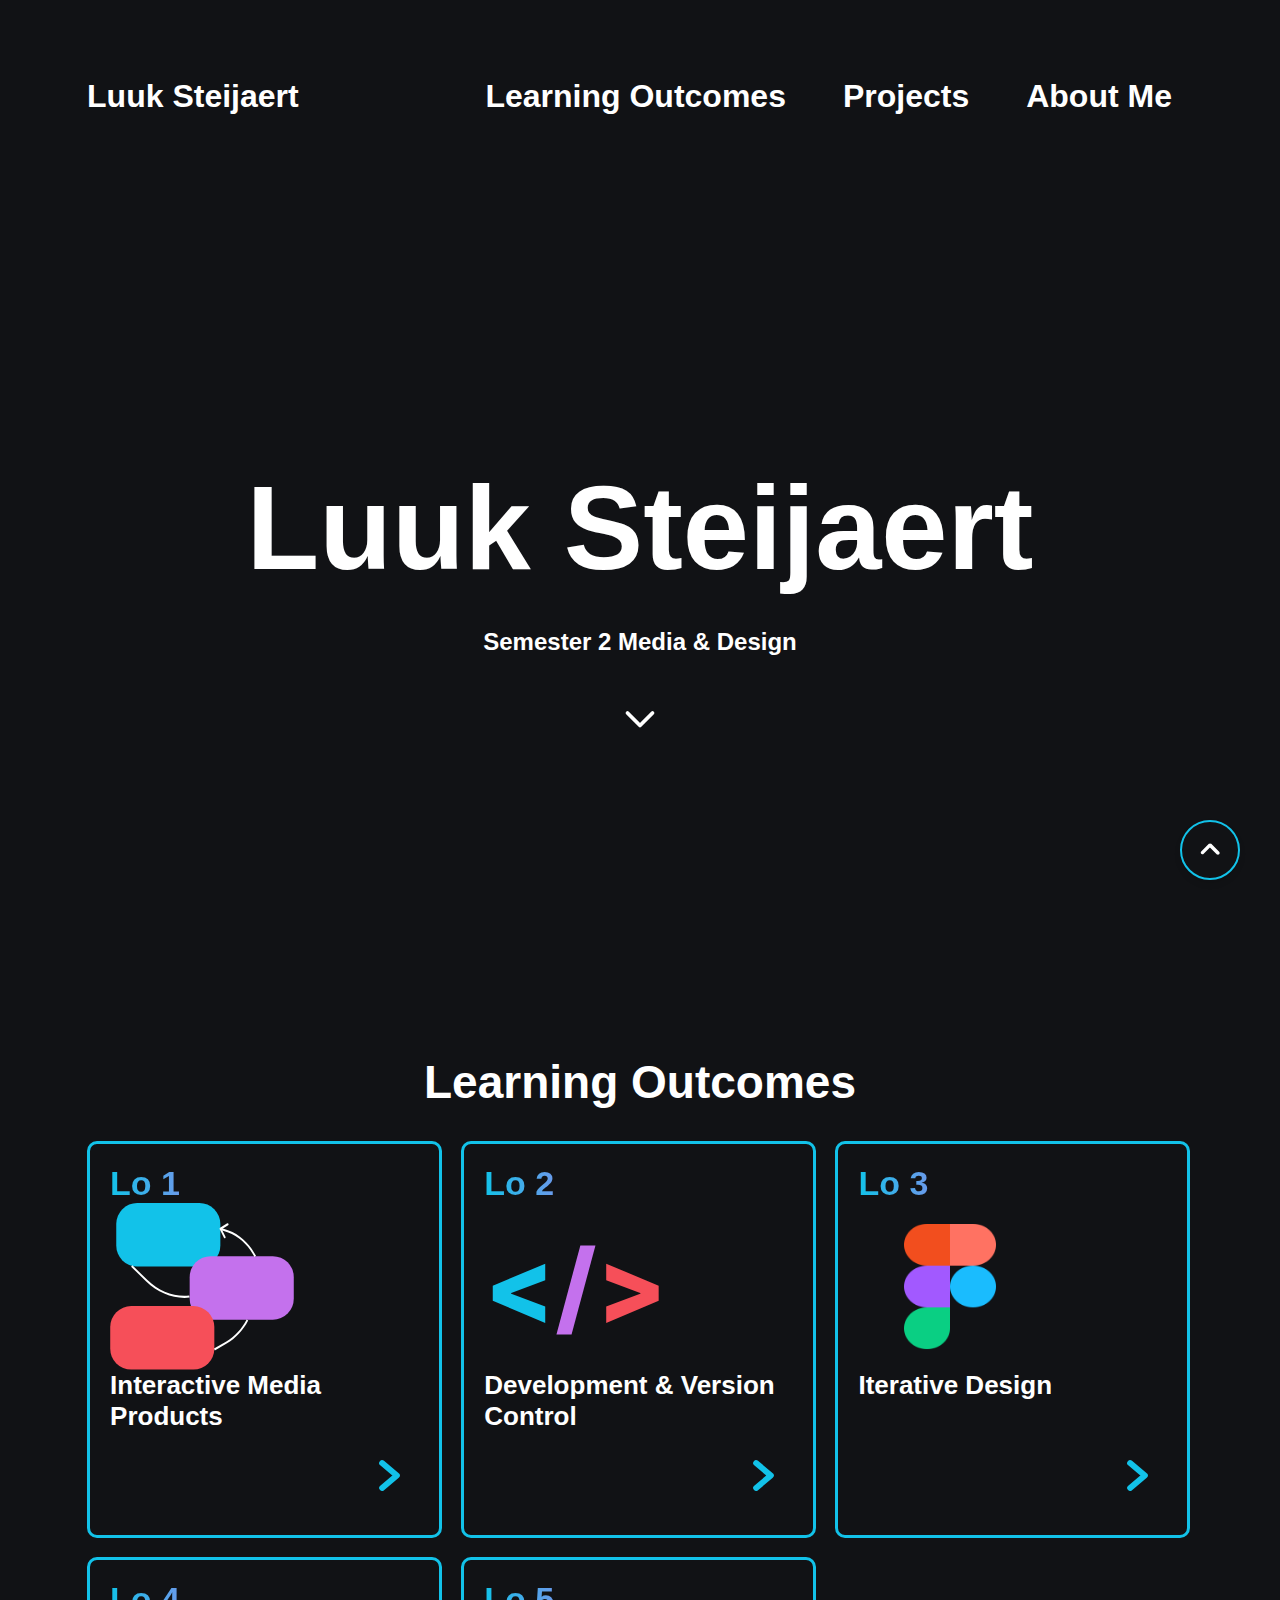
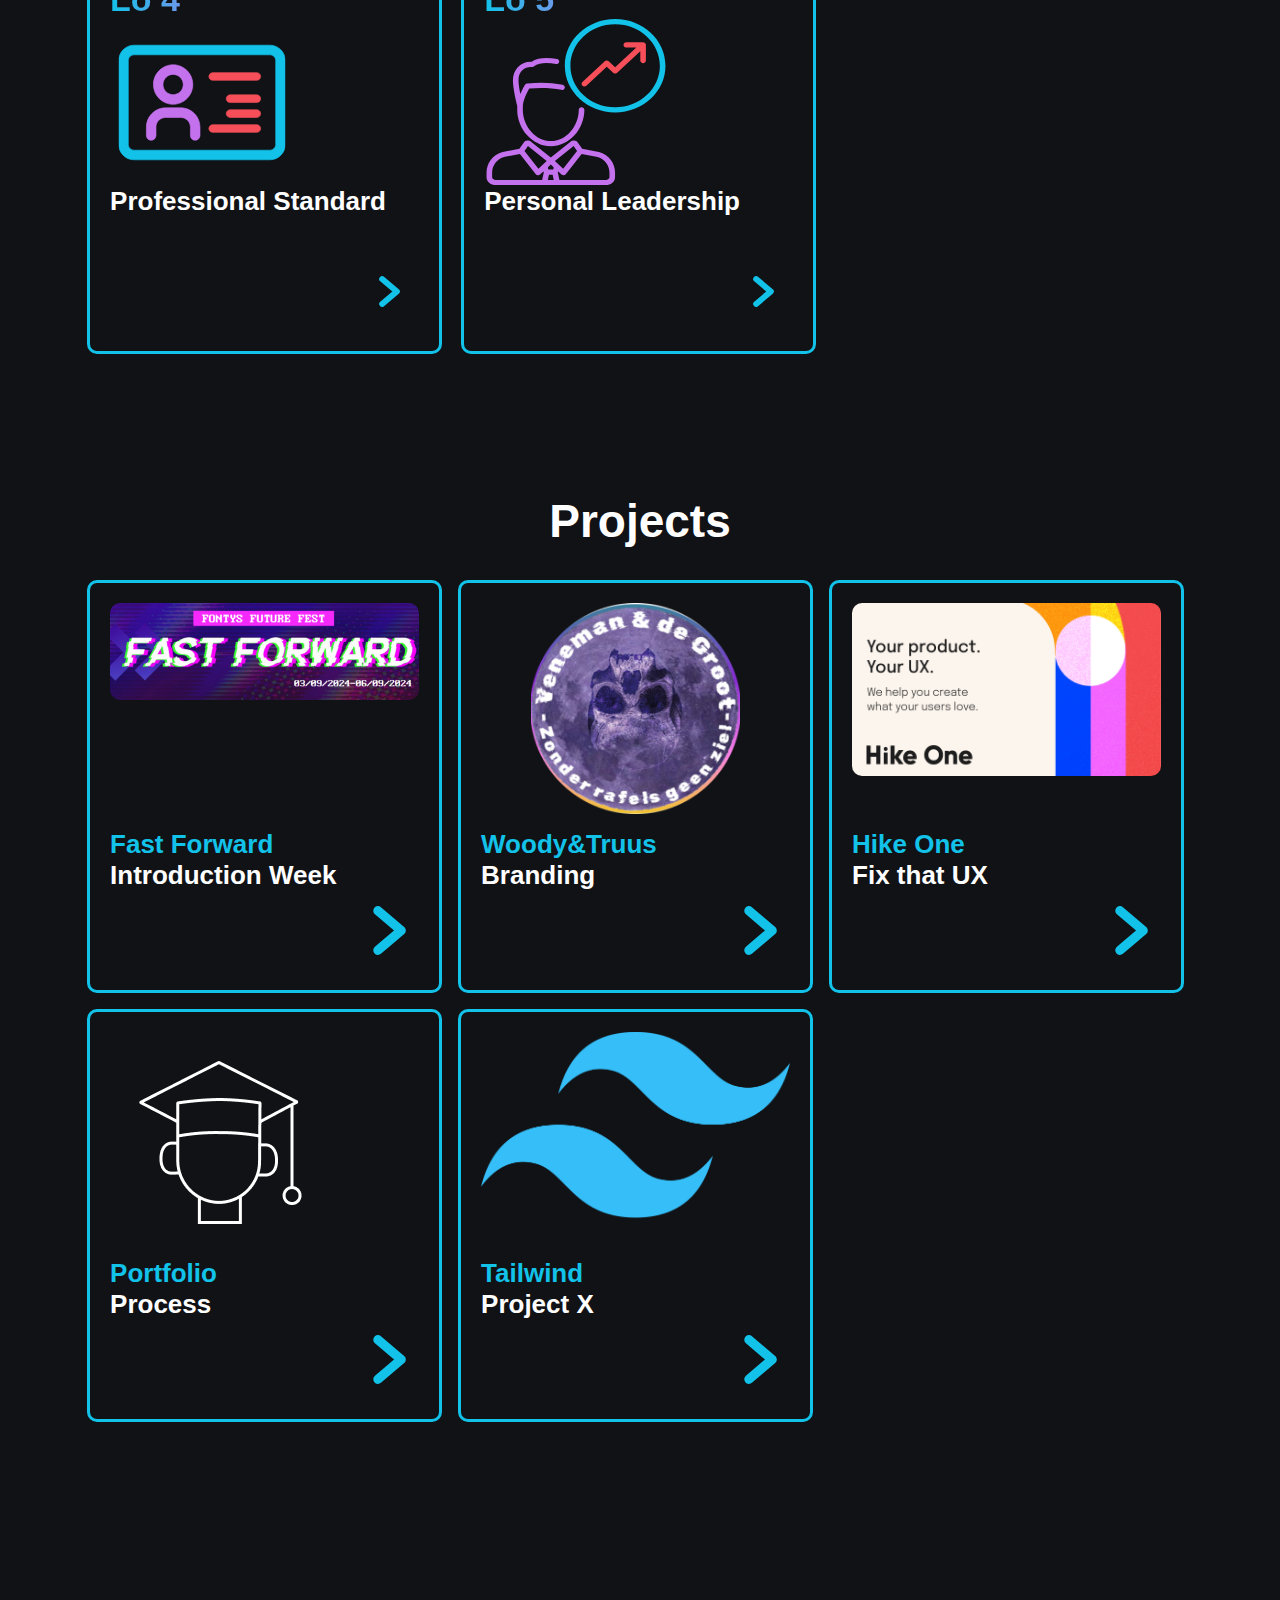
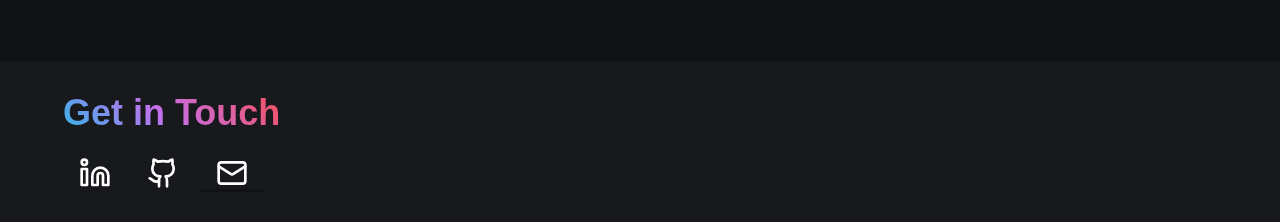
<file: index.html>
<!DOCTYPE html>
<html lang="en">
  <head>
    <meta charset="UTF-8" />
    <meta name="viewport" content="width=device-width, initial-scale=1.0" />
    <link rel="stylesheet" href="styles/navbar.css" />
    <link rel="stylesheet" href="styles/index.css" />
    <link rel="stylesheet" href="styles/footer.css" />
    <link rel="stylesheet" href="styles/learningoutcome.css" />
    <link rel="stylesheet" href="styles/projects.css" />
    <title>Portfolio</title>
  </head>
  <body>
    <div class="container">
      <header>
        <nav>
          <div class="navbar">
            <div class="logo">
              <a href="/">Luuk Steijaert</a>
            </div>
            <ul class="nav-items">
              <li><a href="/learningoutcome.html">Learning Outcomes</a></li>
              <li><a href="/projects.html">Projects</a></li>
              <li><a href="/aboutme.html">About Me</a></li>
            </ul>
          </div>
        </nav>
      </header>

      <div class="hero-container">
        <div class="hero-content">
          <h1>Luuk Steijaert</h1>
          <h2>Semester 2 Media &amp; Design</h2>
          <div class="scroll-cue">
            <button onclick="location.href='#learningoutcome';">
              <img
                class="scroll-cue-img"
                src="assets/downarrowindex.svg"
                alt="downarrow"
              />
            </button>
          </div>
        </div>
      </div>

      <!-- Section learning outcomes -->

      <div class="container" id="learningoutcome">
        <div class="title">Learning Outcomes</div>
        <div class="grid">
          <a href="interactive.html">
            <div class="card">
              <h3 class="card-title">Lo 1</h3>
              <img
                class="big-image"
                alt="Interactive Media Products icon"
                src="assets/interactive.svg"
              />
              <p class="card-sub-title">Interactive Media Products</p>
              <div class="wrapper-img">
                <img src="assets/arrow.svg" alt="arrow" />
              </div>
            </div>
          </a>
          <a href="development.html">
            <div class="card">
              <h3 class="card-title">Lo 2</h3>
              <img
                class="big-image"
                alt="Development &amp; Version Control icon"
                src="assets/development.svg"
              />
              <p class="card-sub-title">Development &amp; Version Control</p>
              <div class="wrapper-img">
                <img src="assets/arrow.svg" alt="arrow" />
              </div>
            </div>
          </a>
          <a href="iterative.html">
            <div class="card">
              <h3 class="card-title">Lo 3</h3>
              <img class="big-image" alt="Design icon" src="assets/figma.png" />
              <p class="card-sub-title">Iterative Design</p>
              <div class="wrapper-img">
                <img src="assets/arrow.svg" alt="arrow" />
              </div>
            </div>
          </a>
          <a href="professional.html">
            <div class="card">
              <h3 class="card-title">Lo 4</h3>
              <img
                class="big-image"
                alt="Professional Standard icon"
                src="assets/professional.svg"
              />
              <p class="card-sub-title">Professional Standard</p>
              <div class="wrapper-img">
                <img src="assets/arrow.svg" alt="arrow" />
              </div>
            </div>
          </a>
          <a href="personal.html">
            <div class="card">
              <h3 class="card-title">Lo 5</h3>
              <img
                class="big-image"
                alt="Personal Leadership icon"
                src="assets/personal.svg"
              />
              <p class="card-sub-title">Personal Leadership</p>

              <div class="wrapper-img">
                <img src="assets/arrow.svg" alt="arrow" />
              </div>
            </div>
          </a>
        </div>
      </div>

      <div class="container">
        <div class="title">Projects</div>
        <div class="projects-flex">
          <a href="fastforward.html">
            <div class="project-card">
              <img
                id="fast"
                alt="Fast Forward Introduction Week"
                src="assets/fastforwardbanner.png"
              />
              <div class="project-info">
                <div class="project-title">Fast Forward</div>
                <div class="project-subtitle">Introduction Week</div>
              </div>
              <div class="wrapper-img">
                <img class="arrow" src="assets/arrow.svg" alt="arrow" />
              </div>
            </div>
          </a>
          <a href="branding.html">
            <div class="project-card">
              <img
                id="woody"
                alt="Woody&Truus Branding"
                height="200"
                src="assets/BrandingLogo.png"
                width="300"
              />
              <div class="project-info">
                <div class="project-title">Woody&Truus</div>
                <div class="project-subtitle">Branding</div>
              </div>
              <div class="wrapper-img">
                <img src="assets/arrow.svg" alt="arrow" />
              </div>
            </div>
          </a>
          <a href="fixthatux.html">
            <div class="project-card">
              <img
                id="hike"
                alt="Hike One Fix that UX"
                height="200"
                src="assets/hikeonelogo.png"
                width="300"
              />
              <div class="project-info">
                <div class="project-title">Hike One</div>
                <div class="project-subtitle">Fix that UX</div>
              </div>
              <div class="wrapper-img">
                <img src="assets/arrow.svg" alt="arrow" />
              </div>
            </div>
          </a>
          <a href="portfolio.html">
            <div class="project-card">
              <img
                id="port"
                alt="Portfolio Process"
                height="200"
                src="/assets/portfoliologo.png"
                width="300"
              />
              <div class="project-info">
                <div class="project-title">Portfolio</div>
                <div class="project-subtitle">Process</div>
              </div>
              <div class="wrapper-img">
                <img src="assets/arrow.svg" alt="arrow" />
              </div>
            </div>
          </a>
          <a href="projextX.html">
            <div class="project-card">
              <img
                class="tailwindlogo"
                alt="Portfolio Process"
                src="/assets/Tailwind_CSS_Logo.svg.png"
              />
              <div class="project-info">
                <div class="project-title">Tailwind</div>
                <div class="project-subtitle">Project X</div>
              </div>
              <div class="wrapper-img">
                <img src="assets/arrow.svg" alt="arrow" />
              </div>
            </div>
          </a>
        </div>
      </div>
    </div>
    <button id="scrollToTopBtn">
      <img
        class="topbtn"
        src="assets/angle-up-svgrepo-com.svg"
        alt="arrow up"
      />
    </button>
    <footer>
      <div class="footer-wrapper">
        <h2 class="footer-h2">Get in Touch</h2>
        <div class="footer-icon">
          <a
            class="footer-link"
            href="https://www.linkedin.com/in/luuk-steijaert-028702287/"
            target="_blank"
          >
            <svg
              xmlns="http://www.w3.org/2000/svg"
              width="24"
              height="24"
              viewBox="0 0 24 24"
              fill="none"
              stroke="currentColor"
              stroke-width="2"
              stroke-linecap="round"
              stroke-linejoin="round"
              class="lucide lucide-linkedin"
            >
              <path
                d="M16 8a6 6 0 0 1 6 6v7h-4v-7a2 2 0 0 0-2-2 2 2 0 0 0-2 2v7h-4v-7a6 6 0 0 1 6-6z"
              />
              <rect width="4" height="12" x="2" y="9" />
              <circle cx="4" cy="4" r="2" />
            </svg>
          </a>

          <a
            class="footer-link"
            href="https://github.com/LuukyPuuky"
            target="_blank"
          >
            <svg
              xmlns="http://www.w3.org/2000/svg"
              width="24"
              height="24"
              viewBox="0 0 24 24"
              fill="none"
              stroke="currentColor"
              stroke-width="2"
              stroke-linecap="round"
              stroke-linejoin="round"
              class="lucide lucide-github"
            >
              <path
                d="M15 22v-4a4.8 4.8 0 0 0-1-3.5c3 0 6-2 6-5.5.08-1.25-.27-2.48-1-3.5.28-1.15.28-2.35 0-3.5 0 0-1 0-3 1.5-2.64-.5-5.36-.5-8 0C6 2 5 2 5 2c-.3 1.15-.3 2.35 0 3.5A5.403 5.403 0 0 0 4 9c0 3.5 3 5.5 6 5.5-.39.49-.68 1.05-.85 1.65-.17.6-.22 1.23-.15 1.85v4"
              />
              <path d="M9 18c-4.51 2-5-2-7-2" />
            </svg>
          </a>
          <a
            href="mailto:l.steijaert@student.fontys.nl
          "
          >
            <svg
              xmlns="http://www.w3.org/2000/svg"
              width="24"
              height="24"
              viewBox="0 0 24 24"
              fill="none"
              stroke="currentColor"
              stroke-width="2"
              stroke-linecap="round"
              stroke-linejoin="round"
              class="lucide lucide-mail"
            >
              <rect width="20" height="16" x="2" y="4" rx="2" />
              <path d="m22 7-8.97 5.7a1.94 1.94 0 0 1-2.06 0L2 7" />
            </svg>
          </a>
        </div>
      </div>
    </footer>
    <script src="./scripts/scrollbutton.js"></script>
  </body>
</html>
</file>
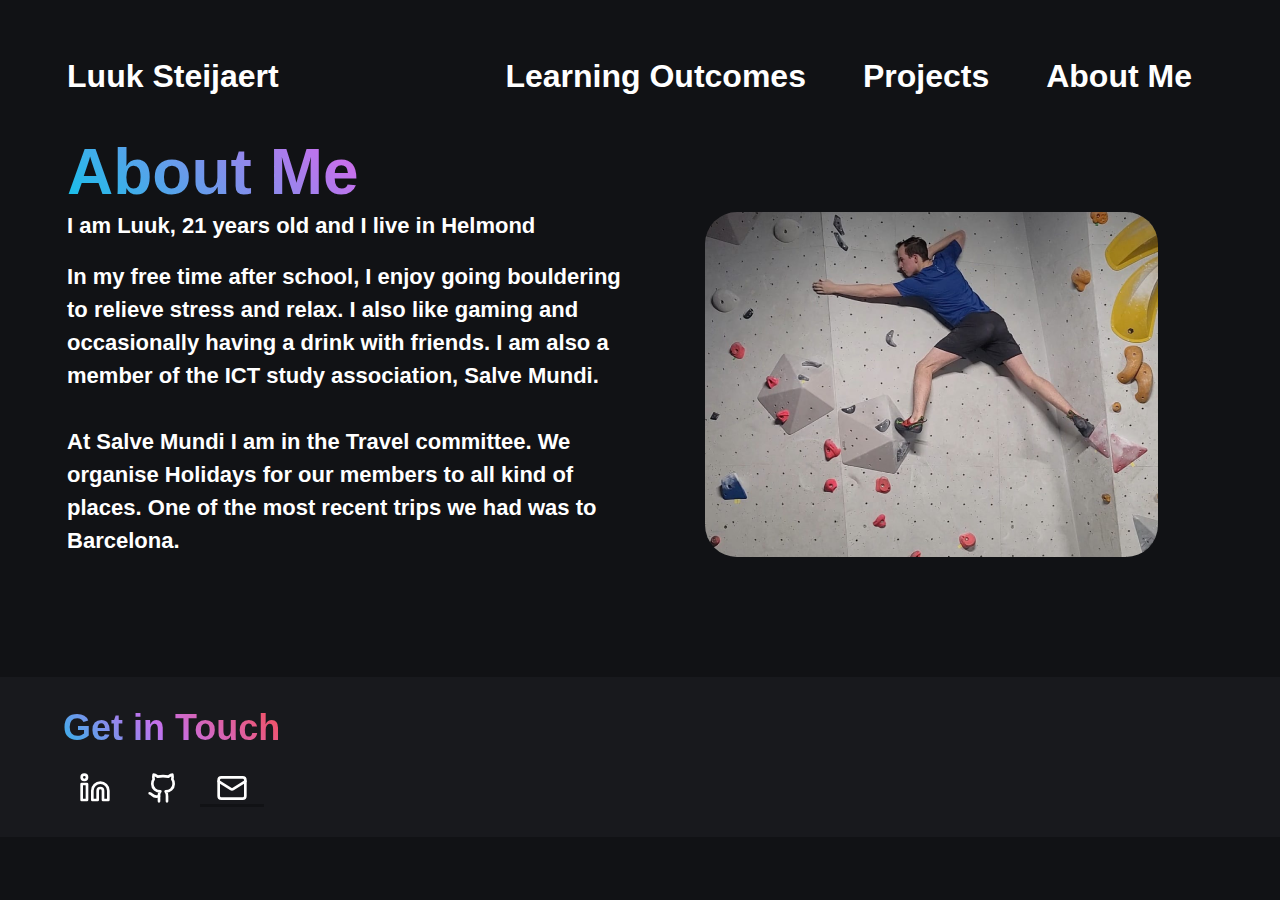
<file: aboutme.html>
<!DOCTYPE html>
<html lang="en">
  <head>
    <meta charset="UTF-8" />
    <meta name="viewport" content="width=device-width, initial-scale=1.0" />
    <link rel="stylesheet" href="styles/index.css" />
    <link rel="stylesheet" href="styles/navbar.css" />
    <link rel="stylesheet" href="styles/footer.css" />
    <link rel="stylesheet" href="styles/aboutme.css" />
    <title>Fix that UX Project</title>
  </head>
  <body>
    <header>
      <nav>
        <div class="navbar">
          <div class="logo">
            <a href="/">Luuk Steijaert</a>
          </div>
          <ul class="nav-items">
            <li><a href="/learningoutcome.html">Learning Outcomes</a></li>
            <li><a href="/projects.html">Projects</a></li>
            <li><a href="/aboutme.html">About Me</a></li>
          </ul>
        </div>
      </nav>
    </header>
    <div class="container">
      <div class="section-text">
        <h1>About Me</h1>
        <p>I am Luuk, 21 years old and I live in Helmond</p>
        <br />
        <p>
          In my free time after school, I enjoy going bouldering to relieve
          stress and relax. I also like gaming and occasionally having a drink
          with friends. I am also a member of the ICT study association, Salve
          Mundi.
          <br />
          <br />
          At Salve Mundi I am in the Travel committee. We organise Holidays for
          our members to all kind of places. One of the most recent trips we had
          was to Barcelona.
        </p>
      </div>
      <div class="images">
        <img src="assets/meonawall.png" alt="" />
      </div>
    </div>
    <footer>
      <div class="footer-wrapper">
        <h2 class="footer-h2">Get in Touch</h2>
        <div class="footer-icon">
          <a
            class="footer-link"
            href="https://www.linkedin.com/in/luuk-steijaert-028702287/"
            target="_blank"
          >
            <svg
              xmlns="http://www.w3.org/2000/svg"
              width="24"
              height="24"
              viewBox="0 0 24 24"
              fill="none"
              stroke="currentColor"
              stroke-width="2"
              stroke-linecap="round"
              stroke-linejoin="round"
              class="lucide lucide-linkedin"
            >
              <path
                d="M16 8a6 6 0 0 1 6 6v7h-4v-7a2 2 0 0 0-2-2 2 2 0 0 0-2 2v7h-4v-7a6 6 0 0 1 6-6z"
              />
              <rect width="4" height="12" x="2" y="9" />
              <circle cx="4" cy="4" r="2" />
            </svg>
          </a>

          <a
            class="footer-link"
            href="https://github.com/LuukyPuuky"
            target="_blank"
          >
            <svg
              xmlns="http://www.w3.org/2000/svg"
              width="24"
              height="24"
              viewBox="0 0 24 24"
              fill="none"
              stroke="currentColor"
              stroke-width="2"
              stroke-linecap="round"
              stroke-linejoin="round"
              class="lucide lucide-github"
            >
              <path
                d="M15 22v-4a4.8 4.8 0 0 0-1-3.5c3 0 6-2 6-5.5.08-1.25-.27-2.48-1-3.5.28-1.15.28-2.35 0-3.5 0 0-1 0-3 1.5-2.64-.5-5.36-.5-8 0C6 2 5 2 5 2c-.3 1.15-.3 2.35 0 3.5A5.403 5.403 0 0 0 4 9c0 3.5 3 5.5 6 5.5-.39.49-.68 1.05-.85 1.65-.17.6-.22 1.23-.15 1.85v4"
              />
              <path d="M9 18c-4.51 2-5-2-7-2" />
            </svg>
          </a>
          <a
            href="mailto:l.steijaert@student.fontys.nl
          "
          >
            <svg
              xmlns="http://www.w3.org/2000/svg"
              width="24"
              height="24"
              viewBox="0 0 24 24"
              fill="none"
              stroke="currentColor"
              stroke-width="2"
              stroke-linecap="round"
              stroke-linejoin="round"
              class="lucide lucide-mail"
            >
              <rect width="20" height="16" x="2" y="4" rx="2" />
              <path d="m22 7-8.97 5.7a1.94 1.94 0 0 1-2.06 0L2 7" />
            </svg>
          </a>
        </div>
      </div>
    </footer>
  </body>
</html>
</file>
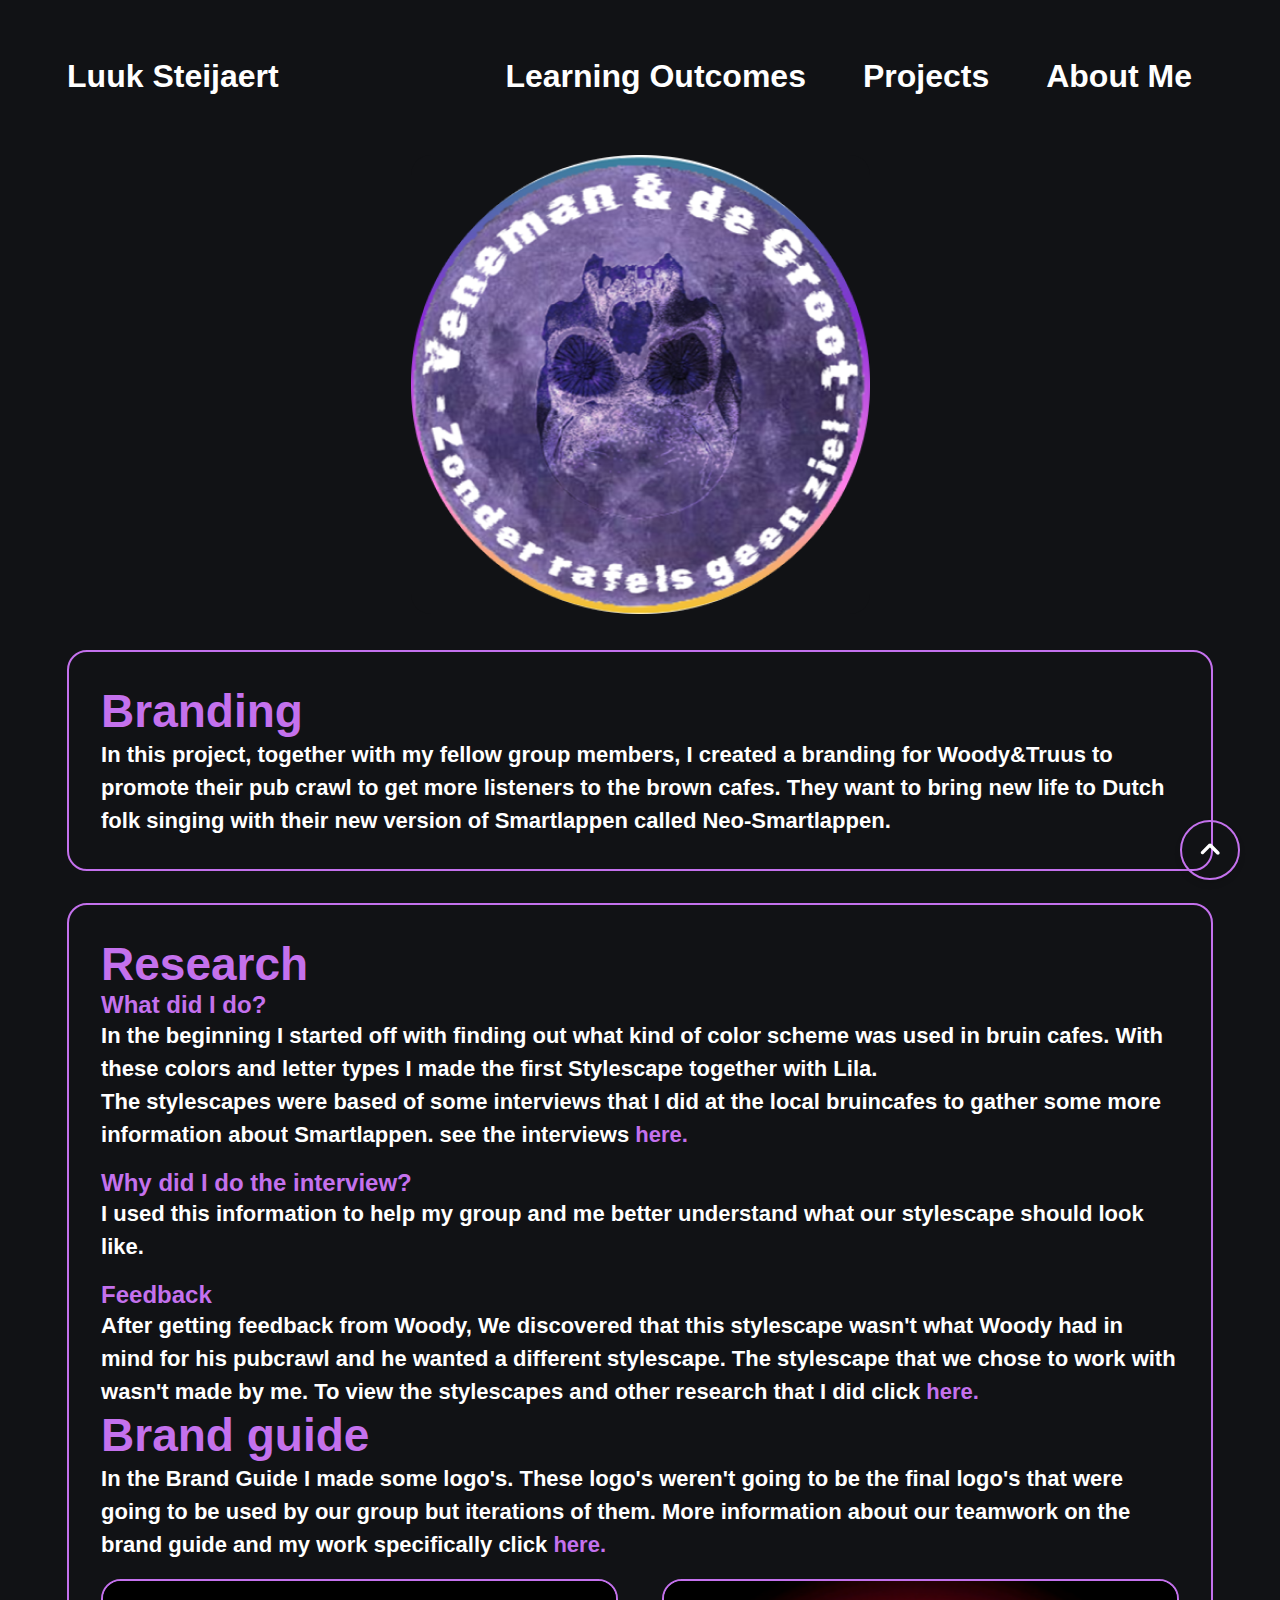
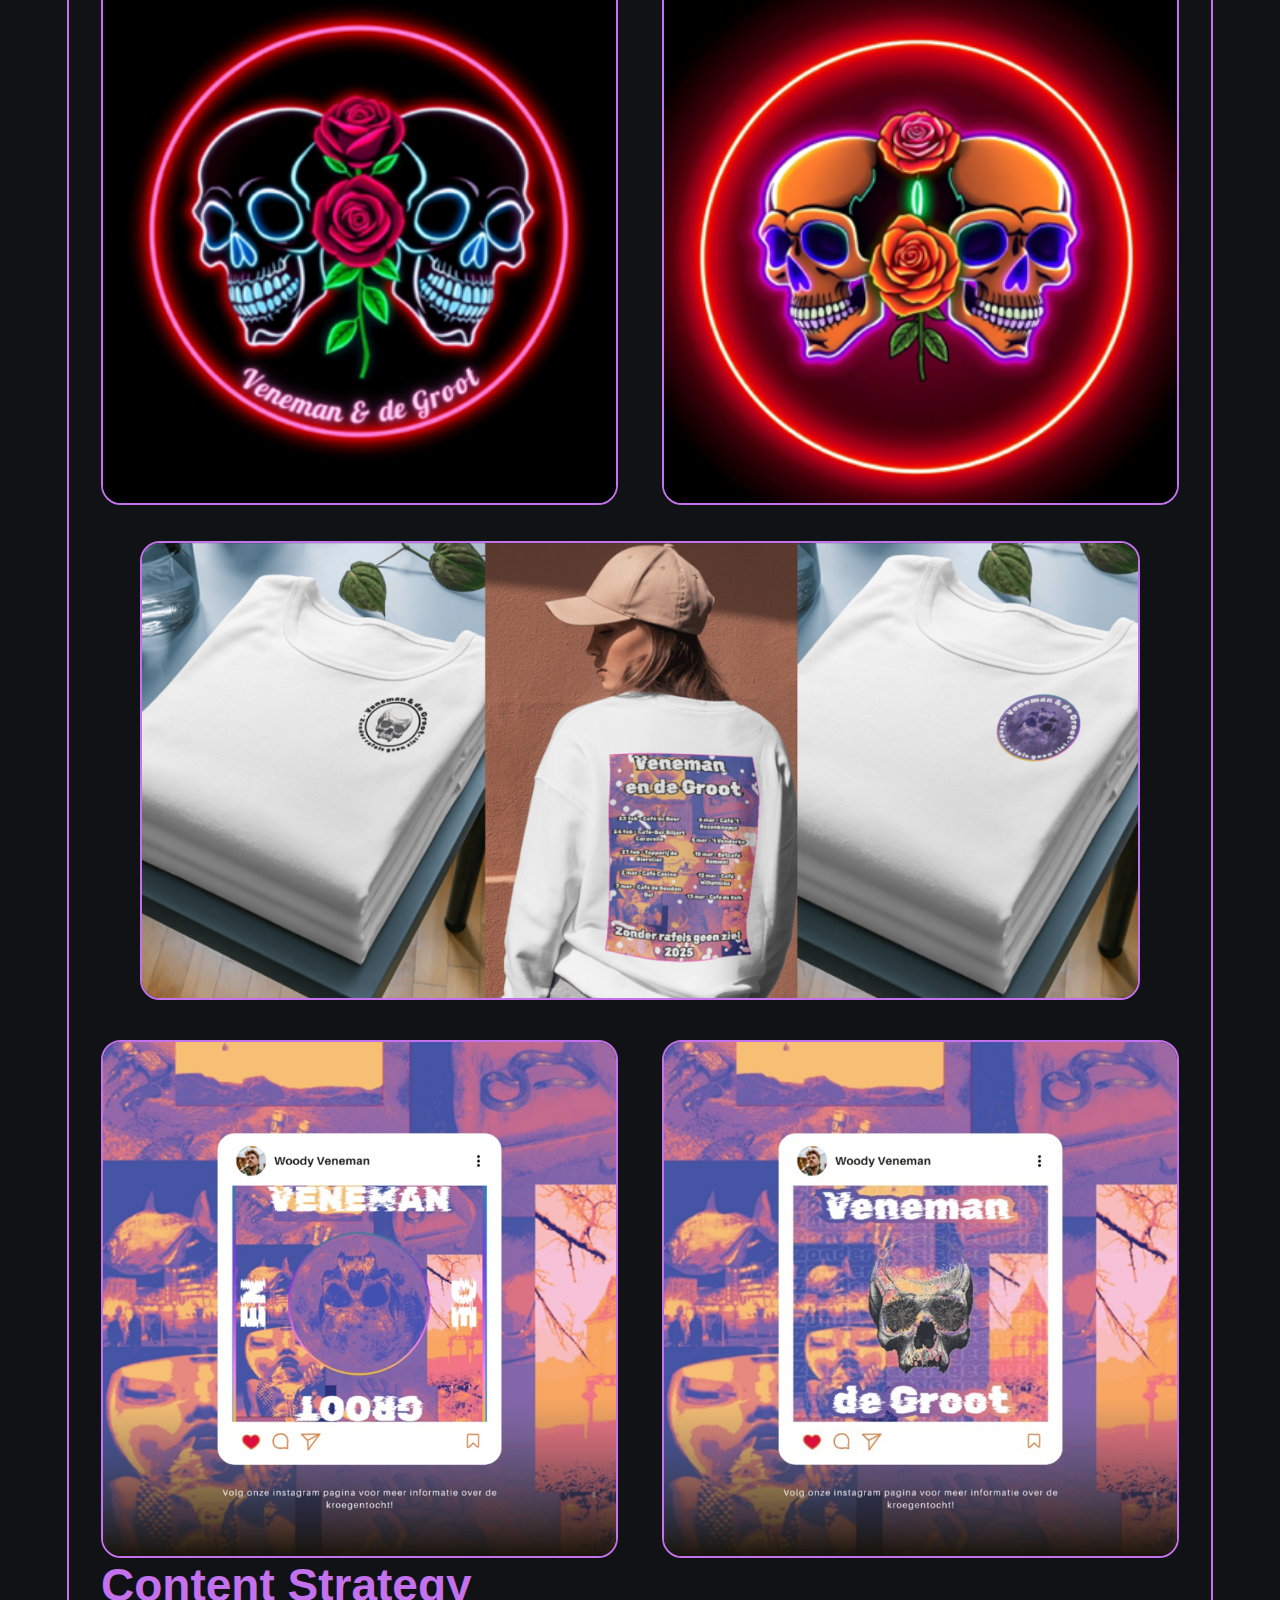
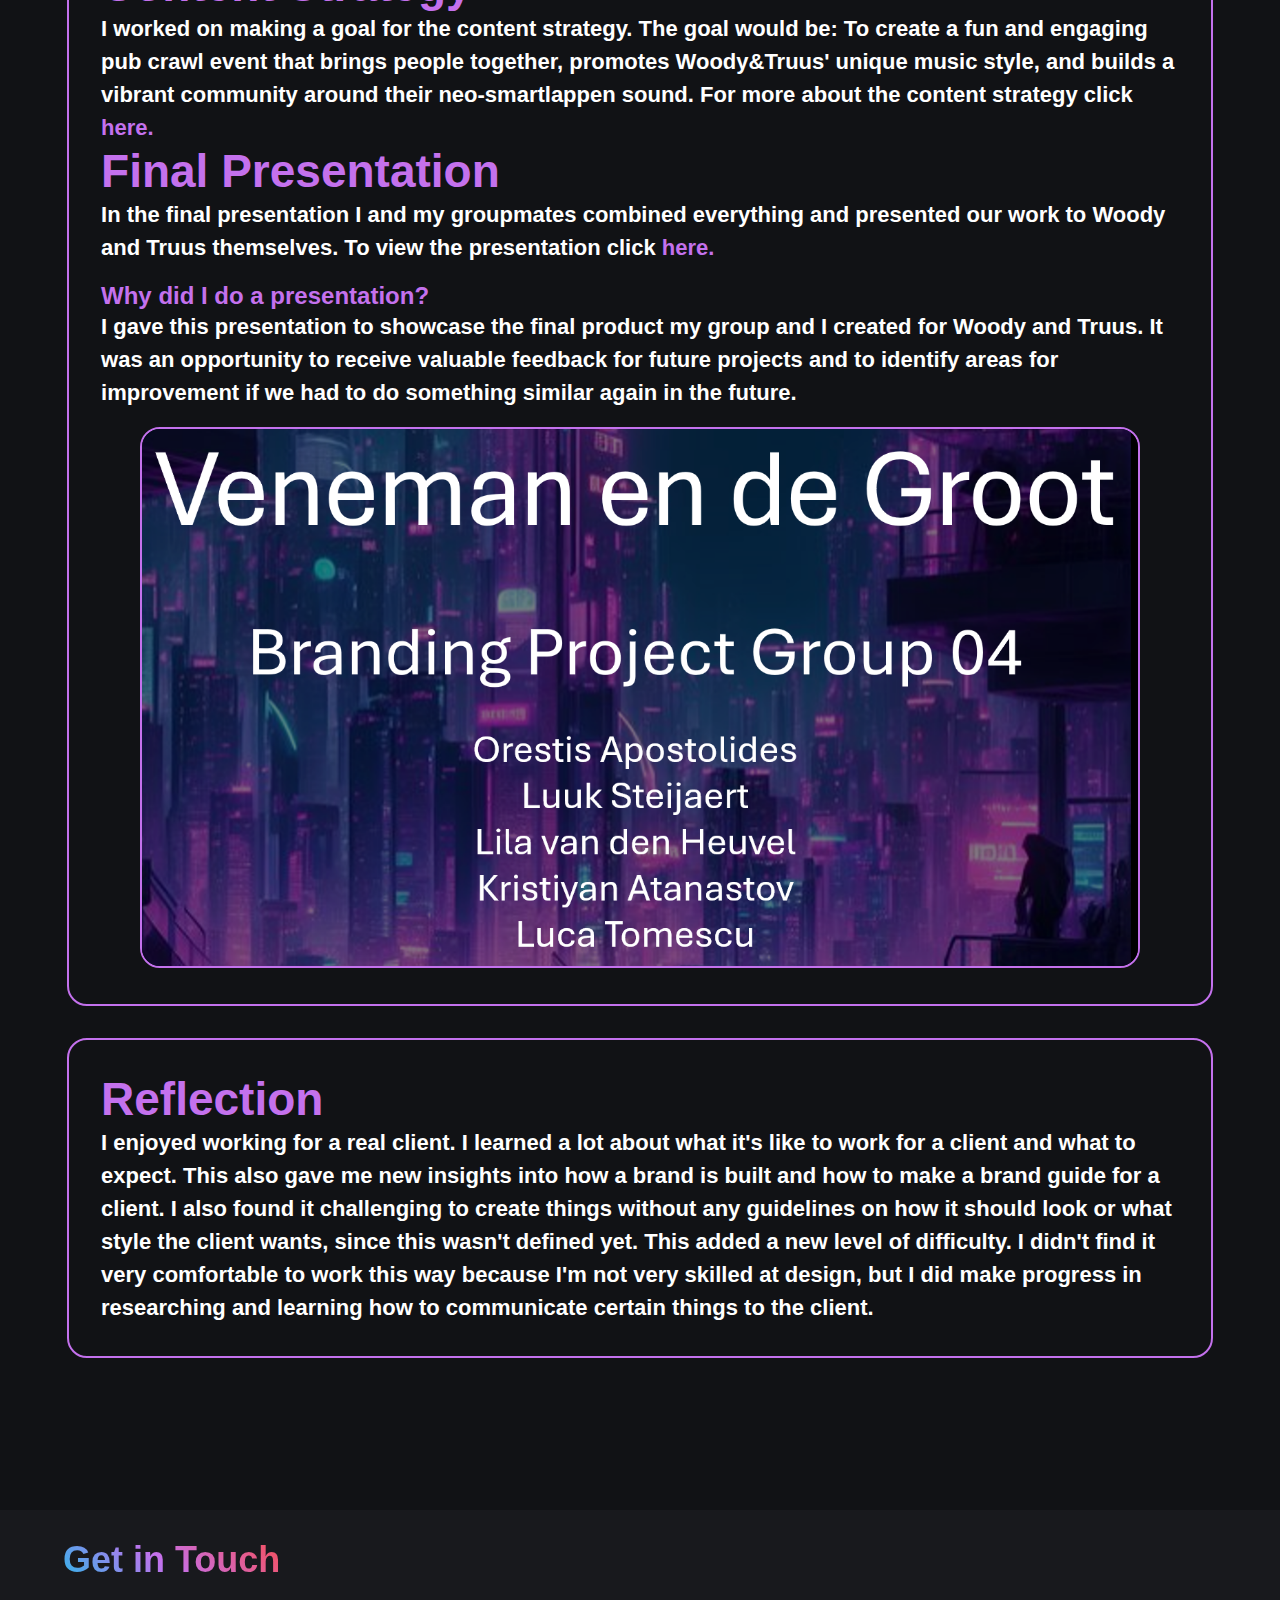
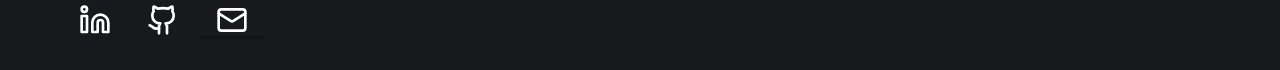
<file: branding.html>
<!DOCTYPE html>
<html lang="en">
  <head>
    <meta charset="UTF-8" />
    <meta name="viewport" content="width=device-width, initial-scale=1.0" />
    <link rel="stylesheet" href="styles/index.css" />
    <link rel="stylesheet" href="styles/navbar.css" />
    <link rel="stylesheet" href="styles/footer.css" />
    <link rel="stylesheet" href="styles/branding.css" />
    <title>Branding</title>
  </head>
  <body>
    <header>
      <nav>
        <div class="navbar">
          <div class="logo">
            <a href="/">Luuk Steijaert</a>
          </div>
          <ul class="nav-items">
            <li><a href="/learningoutcome.html">Learning Outcomes</a></li>
            <li><a href="/projects.html">Projects</a></li>
            <li><a href="/aboutme.html">About Me</a></li>
          </ul>
        </div>
      </nav>
    </header>
    <div class="container">
      <div class="hero">
        <img src="assets/BrandingLogo.png" alt="branding logo" />
      </div>
      <div class="section">
        <h2>Branding</h2>
        <p>
          In this project, together with my fellow group members, I created a
          branding for Woody&Truus to promote their pub crawl to get more
          listeners to the brown cafes. They want to bring new life to Dutch
          folk singing with their new version of Smartlappen called
          Neo-Smartlappen.
        </p>
      </div>
      <div class="section">
        <h2>Research</h2>

        <h3>What did I do?</h3>
        <p>
          In the beginning I started off with finding out what kind of color
          scheme was used in bruin cafes. With these colors and letter types I
          made the first Stylescape together with Lila.
        </p>

        <p>
          The stylescapes were based of some interviews that I did at the local
          bruincafes to gather some more information about Smartlappen. see the
          interviews
          <a
            class="here-link"
            href="docs/Branding/Interviews.pdf"
            target="_blank"
            >here.</a
          >
        </p>
        <br />
        <h3>Why did I do the interview?</h3>
        <p>
          I used this information to help my group and me better understand what
          our stylescape should look like.
        </p>
        <br />
        <h3>Feedback</h3>
        <p>
          After getting feedback from Woody, We discovered that this stylescape
          wasn't what Woody had in mind for his pubcrawl and he wanted a
          different stylescape. The stylescape that we chose to work with wasn't
          made by me. To view the stylescapes and other research that I did
          click
          <a
            class="here-link"
            href="docs/Branding/researchwoody.pdf"
            target="_blank"
            >here.</a
          >
        </p>
        <h2>Brand guide</h2>
        <p>
          In the Brand Guide I made some logo's. These logo's weren't going to
          be the final logo's that were going to be used by our group but
          iterations of them. More information about our teamwork on the brand
          guide and my work specifically click
          <a
            class="here-link"
            href="docs/Branding/brandguidewoody.pdf"
            target="_blank"
            >here.</a
          >
        </p>
        <br />
        <div class="images">
          <img src="assets/brandguidelogo1.png" alt="brandguide logo 1" />
          <img src="assets/brandguidelogo2.png" alt="brandguide logo 2" />
        </div>
        <br />
        <br />
        <div class="big-image">
          <img src="assets/brandguidemerch.png" alt="brandguide merch" />
        </div>
        <br />
        <br />
        <div class="images">
          <img src="assets/brandguideinsta1.png" alt="brandguide logo 1" />
          <img src="assets/brandguideinsta2.png" alt="brandguide logo 2" />
        </div>
        <h2>Content Strategy</h2>
        <p>
          I worked on making a goal for the content strategy. The goal would be:
          To create a fun and engaging pub crawl event that brings people
          together, promotes Woody&Truus' unique music style, and builds a
          vibrant community around their neo-smartlappen sound. For more about
          the content strategy click
          <a
            class="here-link"
            href="docs/Branding/contentstrategywoody.pdf"
            target="_blank"
            >here.</a
          >
        </p>
        <h2>Final Presentation</h2>
        <p>
          In the final presentation I and my groupmates combined everything and
          presented our work to Woody and Truus themselves. To view the
          presentation click
          <a
            class="here-link"
            href="docs/Branding/woodypresentation.pdf"
            target="_blank"
            >here.</a
          >
        </p>
        <br />
        <h3>Why did I do a presentation?</h3>
        <p>
          I gave this presentation to showcase the final product my group and I
          created for Woody and Truus. It was an opportunity to receive valuable
          feedback for future projects and to identify areas for improvement if
          we had to do something similar again in the future.
        </p>
        <br />
        <div class="big-image">
          <img
            src="assets/brandguidepresentation.png"
            alt="brandguide presentation"
          />
        </div>
      </div>
      <div class="section">
        <h2>Reflection</h2>
        <p>
          I enjoyed working for a real client. I learned a lot about what it's
          like to work for a client and what to expect. This also gave me new
          insights into how a brand is built and how to make a brand guide for a
          client. I also found it challenging to create things without any
          guidelines on how it should look or what style the client wants, since
          this wasn't defined yet. This added a new level of difficulty. I
          didn't find it very comfortable to work this way because I'm not very
          skilled at design, but I did make progress in researching and learning
          how to communicate certain things to the client.
        </p>
      </div>
    </div>
    <button id="scrollToTopBtn">
      <img
        class="topbtn"
        src="assets/angle-up-svgrepo-com.svg"
        alt="arrow up"
      />
    </button>
    <footer>
      <div class="footer-wrapper">
        <h2 class="footer-h2">Get in Touch</h2>
        <div class="footer-icon">
          <a
            class="footer-link"
            href="https://www.linkedin.com/in/luuk-steijaert-028702287/"
            target="_blank"
          >
            <svg
              xmlns="http://www.w3.org/2000/svg"
              width="24"
              height="24"
              viewBox="0 0 24 24"
              fill="none"
              stroke="currentColor"
              stroke-width="2"
              stroke-linecap="round"
              stroke-linejoin="round"
              class="lucide lucide-linkedin"
            >
              <path
                d="M16 8a6 6 0 0 1 6 6v7h-4v-7a2 2 0 0 0-2-2 2 2 0 0 0-2 2v7h-4v-7a6 6 0 0 1 6-6z"
              />
              <rect width="4" height="12" x="2" y="9" />
              <circle cx="4" cy="4" r="2" />
            </svg>
          </a>

          <a
            class="footer-link"
            href="https://github.com/LuukyPuuky"
            target="_blank"
          >
            <svg
              xmlns="http://www.w3.org/2000/svg"
              width="24"
              height="24"
              viewBox="0 0 24 24"
              fill="none"
              stroke="currentColor"
              stroke-width="2"
              stroke-linecap="round"
              stroke-linejoin="round"
              class="lucide lucide-github"
            >
              <path
                d="M15 22v-4a4.8 4.8 0 0 0-1-3.5c3 0 6-2 6-5.5.08-1.25-.27-2.48-1-3.5.28-1.15.28-2.35 0-3.5 0 0-1 0-3 1.5-2.64-.5-5.36-.5-8 0C6 2 5 2 5 2c-.3 1.15-.3 2.35 0 3.5A5.403 5.403 0 0 0 4 9c0 3.5 3 5.5 6 5.5-.39.49-.68 1.05-.85 1.65-.17.6-.22 1.23-.15 1.85v4"
              />
              <path d="M9 18c-4.51 2-5-2-7-2" />
            </svg>
          </a>
          <a
            href="mailto:l.steijaert@student.fontys.nl
          "
          >
            <svg
              xmlns="http://www.w3.org/2000/svg"
              width="24"
              height="24"
              viewBox="0 0 24 24"
              fill="none"
              stroke="currentColor"
              stroke-width="2"
              stroke-linecap="round"
              stroke-linejoin="round"
              class="lucide lucide-mail"
            >
              <rect width="20" height="16" x="2" y="4" rx="2" />
              <path d="m22 7-8.97 5.7a1.94 1.94 0 0 1-2.06 0L2 7" />
            </svg>
          </a>
        </div>
      </div>
    </footer>
    <script src="./scripts/scrollbutton.js"></script>
  </body>
</html>
</file>
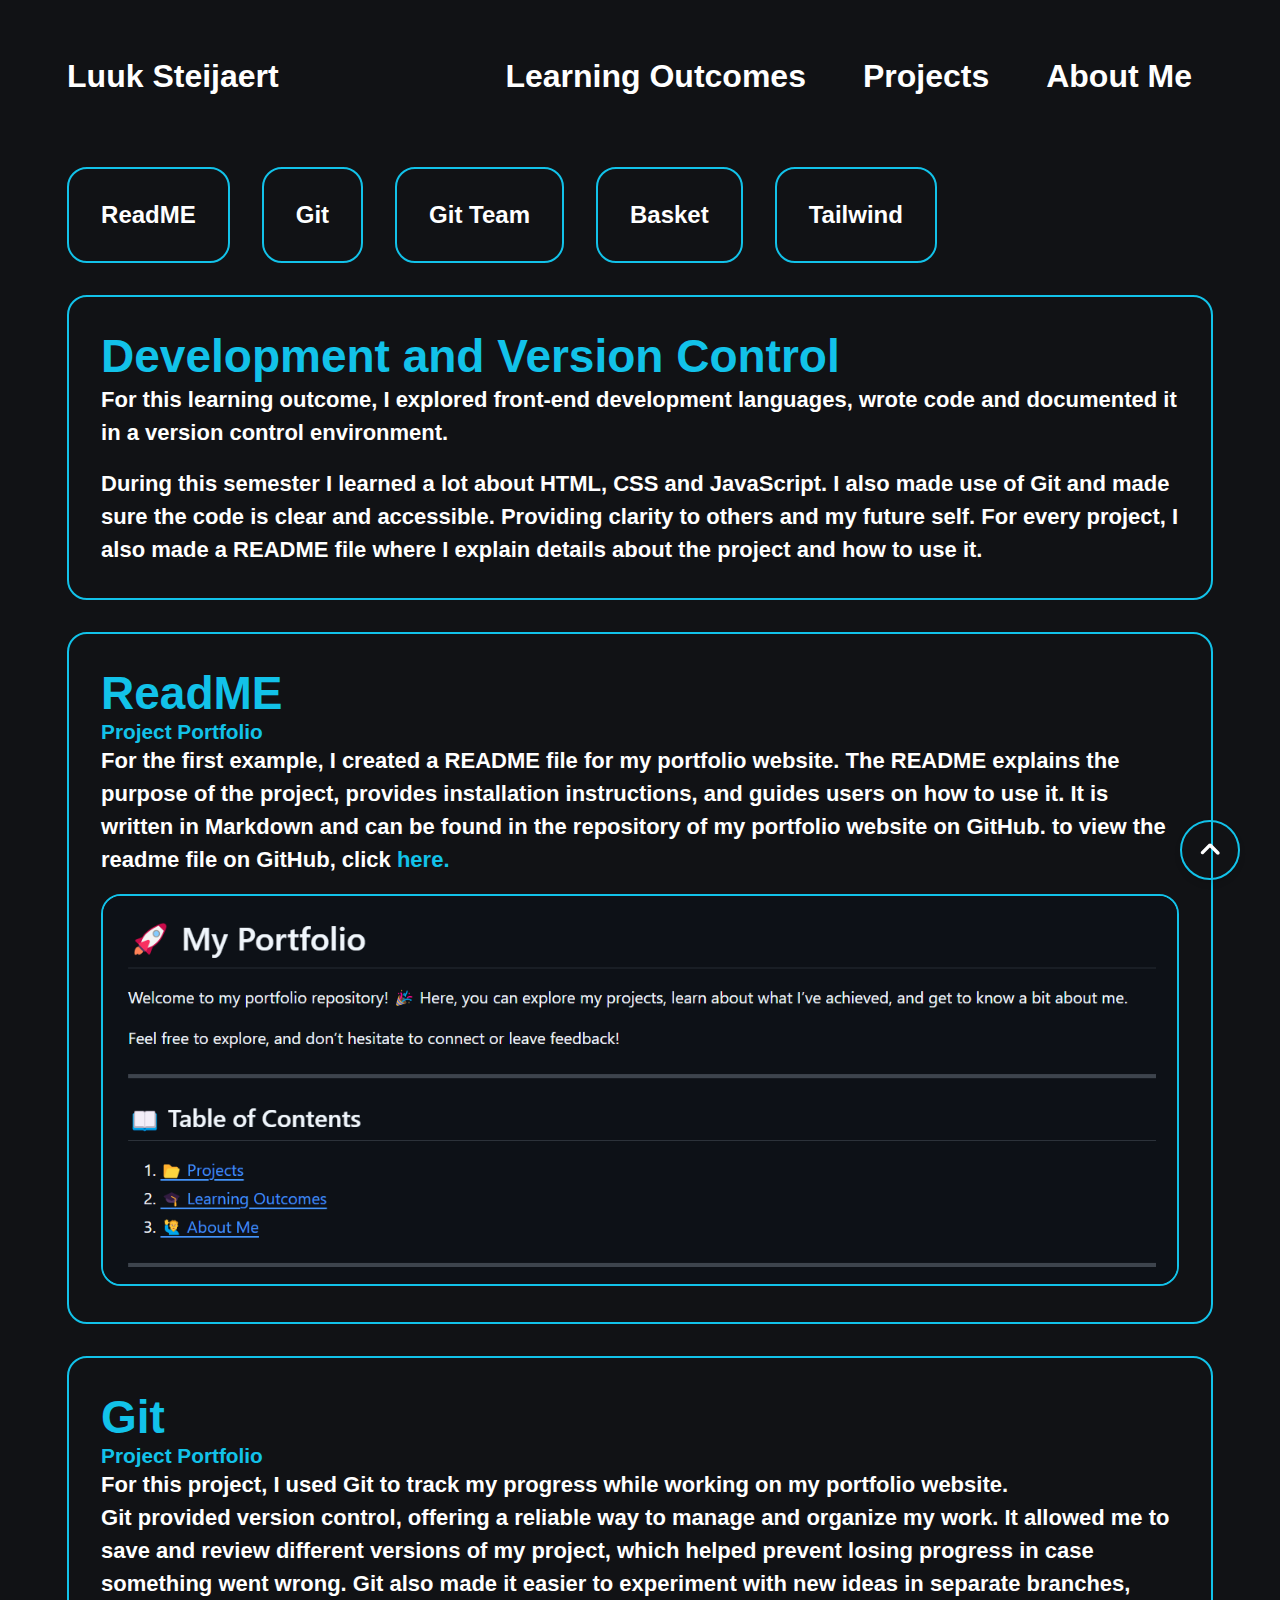
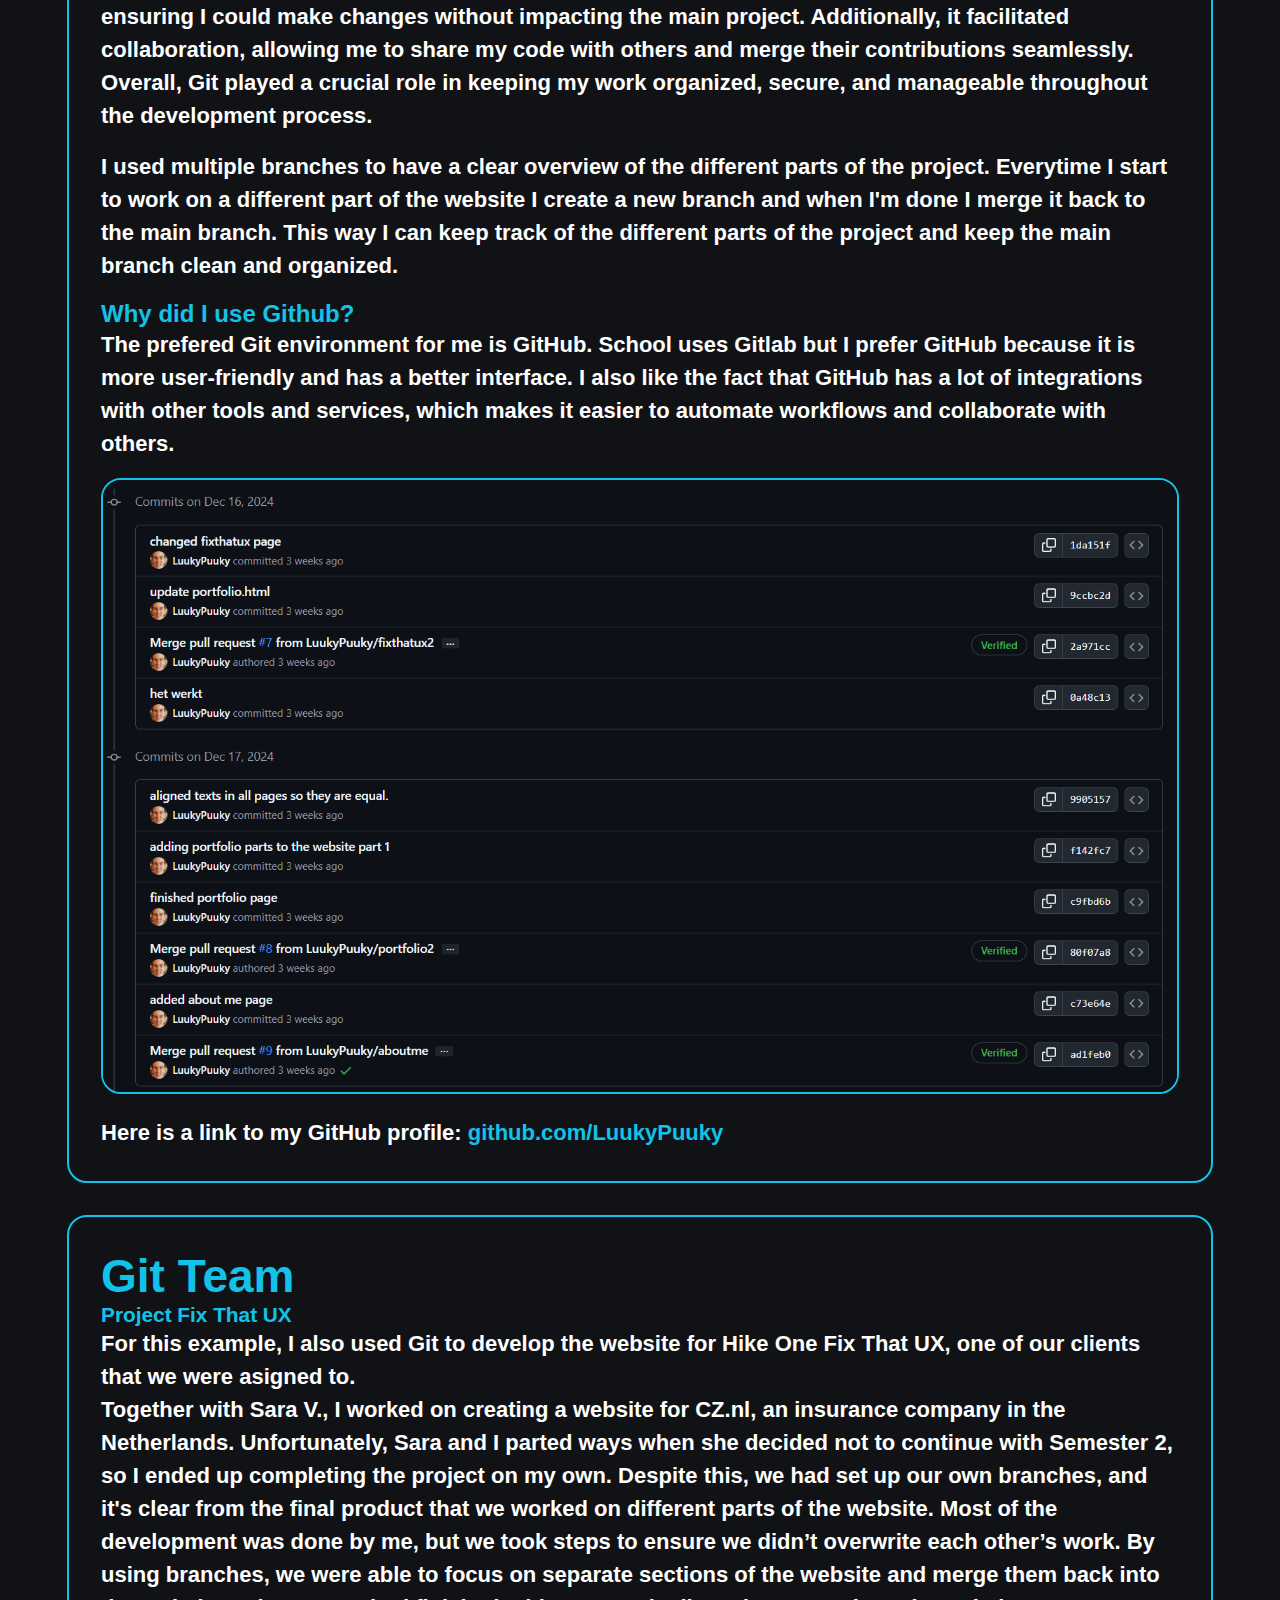
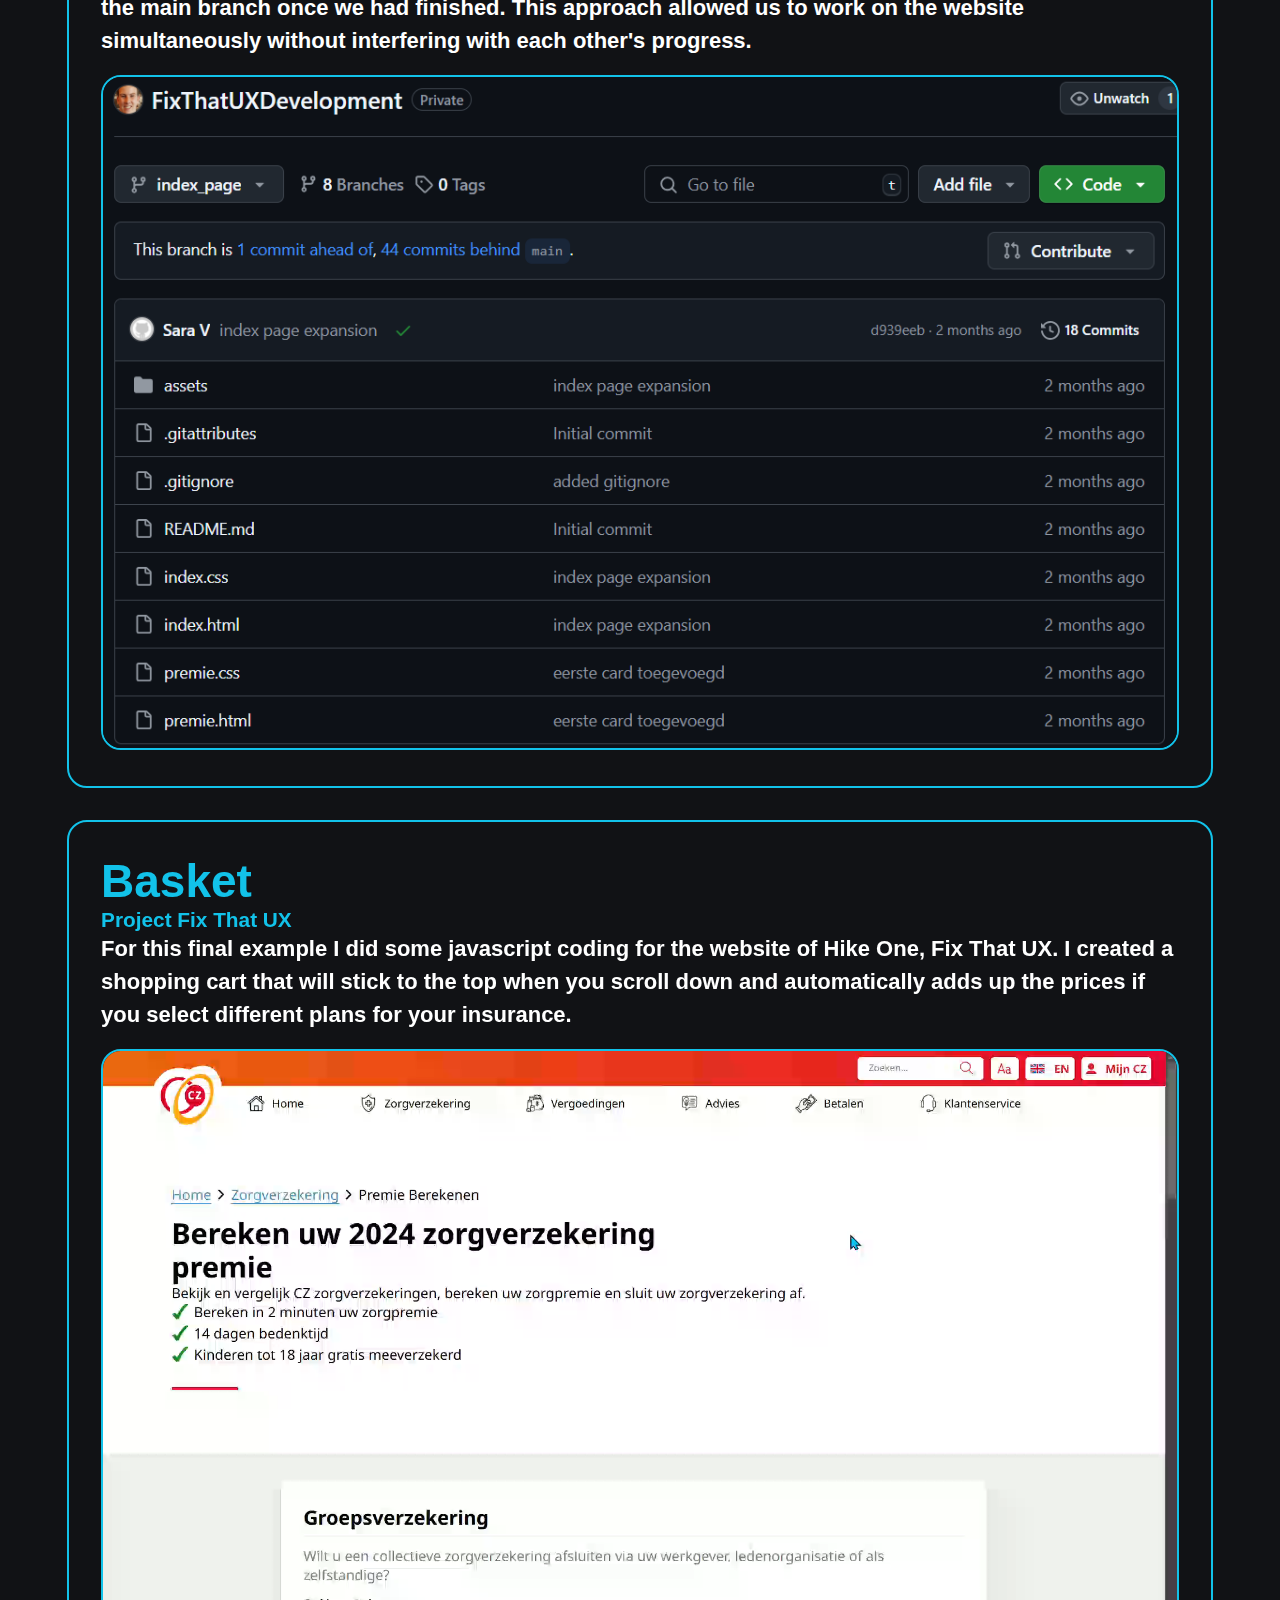
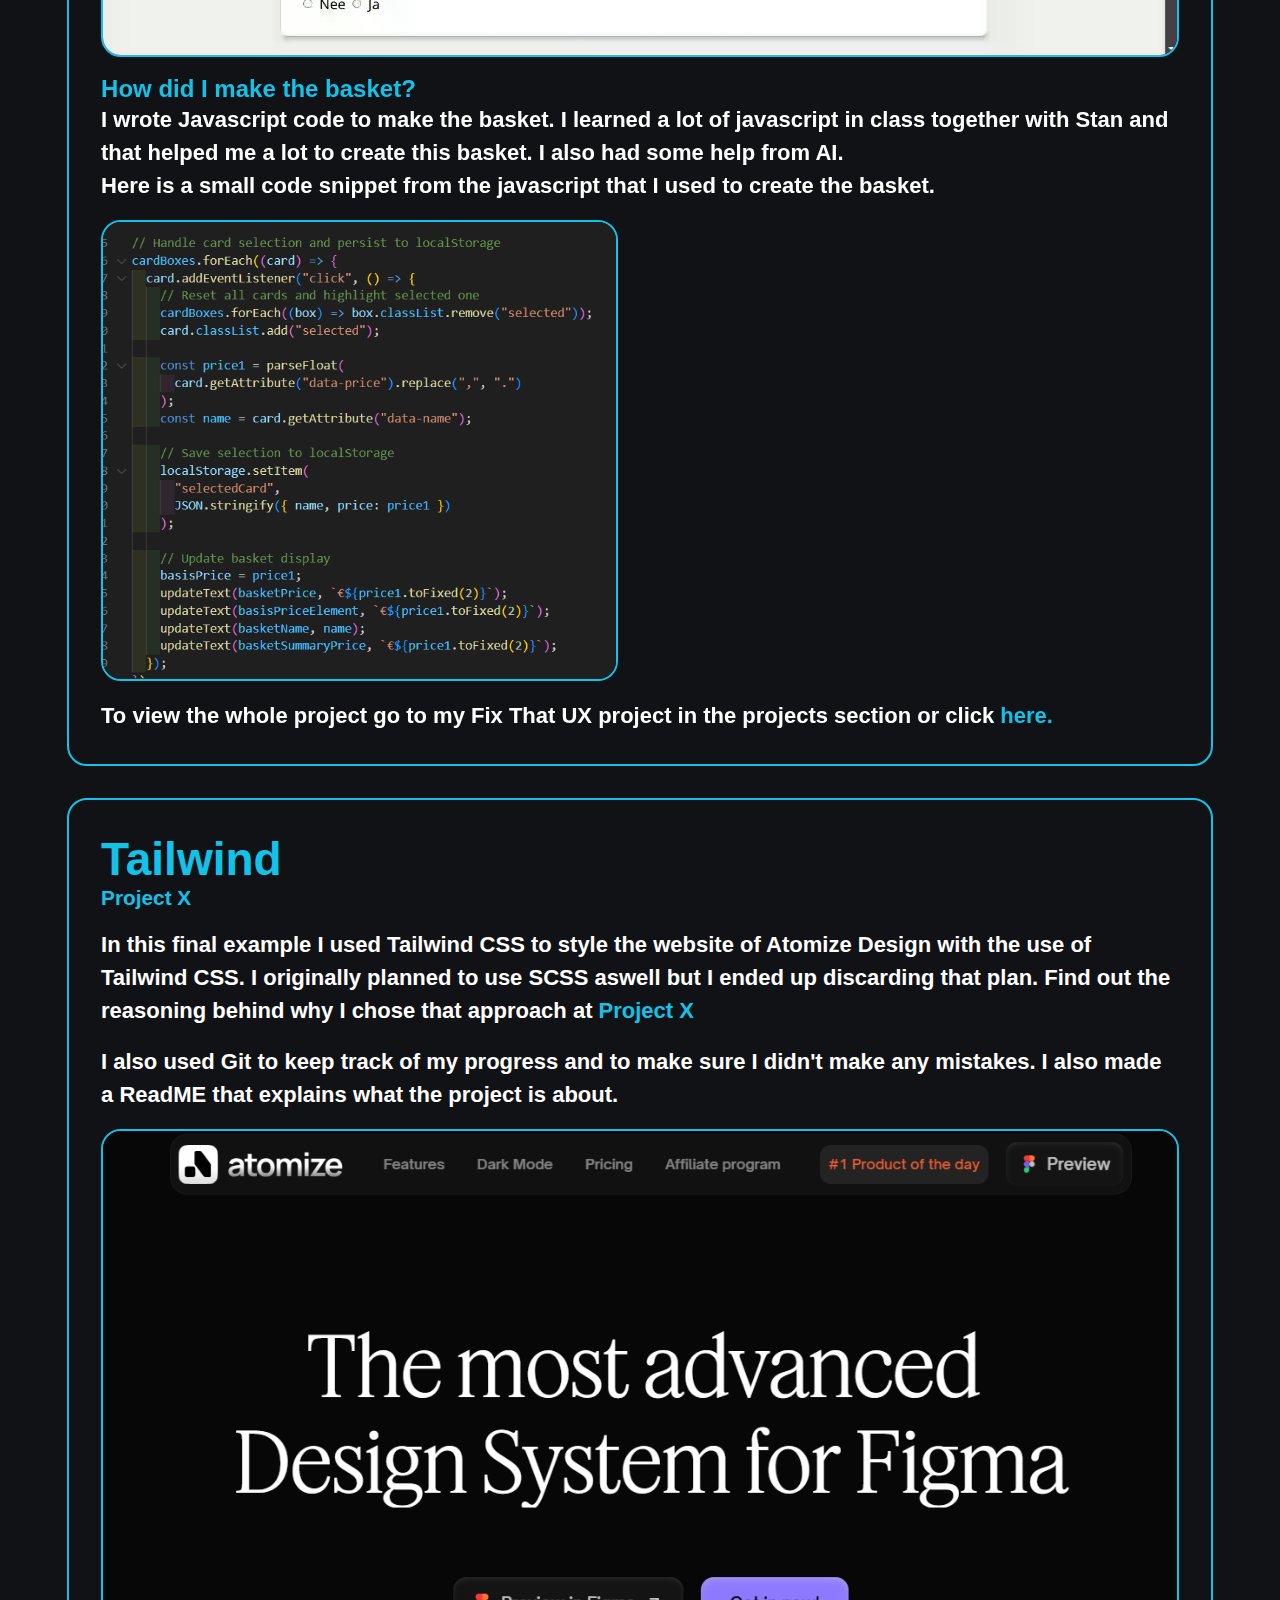
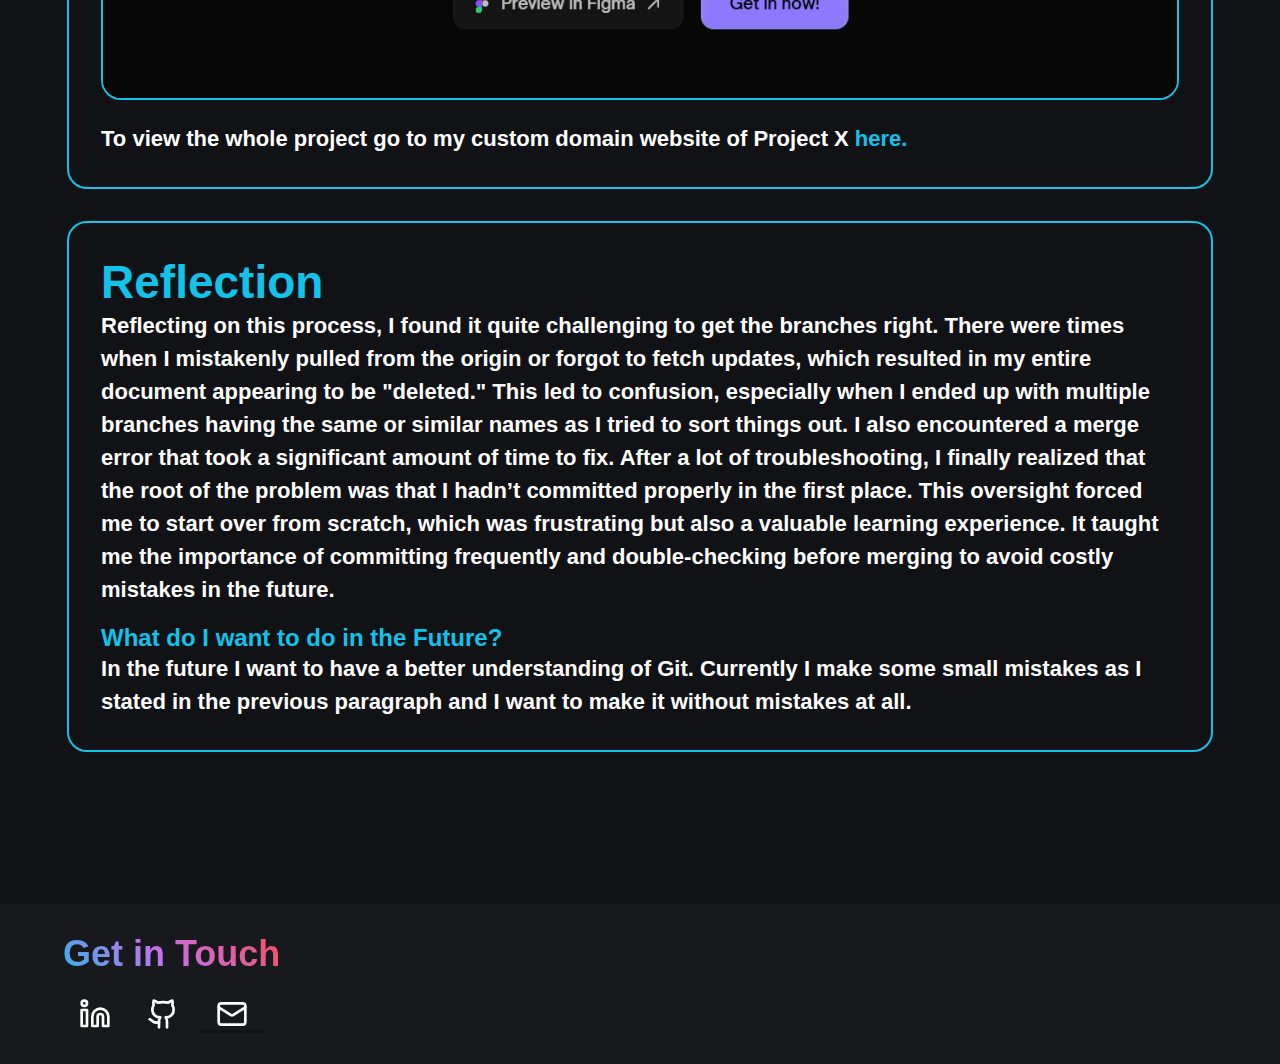
<file: development.html>
<!DOCTYPE html>
<html lang="en">
  <head>
    <meta charset="UTF-8" />
    <meta name="viewport" content="width=device-width, initial-scale=1.0" />
    <link rel="stylesheet" href="./styles/index.css" />
    <link rel="stylesheet" href="styles/navbar.css" />
    <link rel="stylesheet" href="styles/footer.css" />
    <link rel="stylesheet" href="styles/development.css" />
    <title>Development Learning Outcome</title>
  </head>
  <body>
    <header>
      <nav>
        <div class="navbar">
          <div class="logo">
            <a href="/">Luuk Steijaert</a>
          </div>
          <ul class="nav-items">
            <li><a href="/learningoutcome.html">Learning Outcomes</a></li>
            <li><a href="/projects.html">Projects</a></li>
            <li><a href="/aboutme.html">About Me</a></li>
          </ul>
        </div>
      </nav>
    </header>
    <div class="container">
      <div class="section-examples">
        <button onclick="location.href='#example1';" class="example-button">
          ReadME
        </button>
        <button onclick="location.href='#example2';" class="example-button">
          Git
        </button>
        <button onclick="location.href='#example3';" class="example-button">
          Git Team
        </button>
        <button onclick="location.href='#example4';" class="example-button">
          Basket
        </button>
        <button onclick="location.href='#example5';" class="example-button">
          Tailwind
        </button>
      </div>
      <div class="section">
        <h2>Development and Version Control</h2>
        <p>
          For this learning outcome, I explored front-end development languages,
          wrote code and documented it in a version control environment.
        </p>
        <br />
        <p>
          During this semester I learned a lot about HTML, CSS and JavaScript. I
          also made use of Git and made sure the code is clear and accessible.
          Providing clarity to others and my future self. For every project, I
          also made a README file where I explain details about the project and
          how to use it.
        </p>
      </div>

      <div id="example1" class="section">
        <h2>ReadME</h2>
        <h4>Project Portfolio</h4>
        <p>
          For the first example, I created a README file for my portfolio
          website. The README explains the purpose of the project, provides
          installation instructions, and guides users on how to use it. It is
          written in Markdown and can be found in the repository of my portfolio
          website on GitHub. to view the readme file on GitHub, click
          <a
            class="here-link"
            href="https://github.com/LuukyPuuky/S2Portfolio/blob/main/README.md"
            target="_blank"
            >here.</a
          >
        </p>
        <br />
        <div class="big-image">
          <img src="./assets/readmepicture.png" alt="readme" />
        </div>
      </div>

      <div id="example2" class="section">
        <h2>Git</h2>
        <h4>Project Portfolio</h4>
        <p>
          For this project, I used Git to track my progress while working on my
          portfolio website.
          <br />
          Git provided version control, offering a reliable way to manage and
          organize my work. It allowed me to save and review different versions
          of my project, which helped prevent losing progress in case something
          went wrong. Git also made it easier to experiment with new ideas in
          separate branches, ensuring I could make changes without impacting the
          main project. Additionally, it facilitated collaboration, allowing me
          to share my code with others and merge their contributions seamlessly.
          Overall, Git played a crucial role in keeping my work organized,
          secure, and manageable throughout the development process.
        </p>
        <br />
        <p>
          I used multiple branches to have a clear overview of the different
          parts of the project. Everytime I start to work on a different part of
          the website I create a new branch and when I'm done I merge it back to
          the main branch. This way I can keep track of the different parts of
          the project and keep the main branch clean and organized.
        </p>
        <br />
        <h3>Why did I use Github?</h3>
        <p>
          The prefered Git environment for me is GitHub. School uses Gitlab but
          I prefer GitHub because it is more user-friendly and has a better
          interface. I also like the fact that GitHub has a lot of integrations
          with other tools and services, which makes it easier to automate
          workflows and collaborate with others.
        </p>
        <br />
        <div class="big-image">
          <img src="./assets/commits.png" alt="git commits" />
        </div>
        <br />
        <p>
          Here is a link to my GitHub profile:
          <a
            class="here-link"
            href="https://github.com/LuukyPuuky"
            target="_blank"
            >github.com/LuukyPuuky</a
          >
        </p>
      </div>

      <div id="example3" class="section">
        <h2>Git Team</h2>
        <h4>Project Fix That UX</h4>
        <p>
          For this example, I also used Git to develop the website for Hike One
          Fix That UX, one of our clients that we were asigned to.
          <br />
          Together with Sara V., I worked on creating a website for CZ.nl, an
          insurance company in the Netherlands. Unfortunately, Sara and I parted
          ways when she decided not to continue with Semester 2, so I ended up
          completing the project on my own. Despite this, we had set up our own
          branches, and it's clear from the final product that we worked on
          different parts of the website. Most of the development was done by
          me, but we took steps to ensure we didn’t overwrite each other’s work.
          By using branches, we were able to focus on separate sections of the
          website and merge them back into the main branch once we had finished.
          This approach allowed us to work on the website simultaneously without
          interfering with each other's progress.
        </p>
        <br />
        <div class="big-image">
          <img src="./assets/saracommits.png" alt="git branches" />
        </div>
      </div>

      <div id="example4" class="section">
        <h2>Basket</h2>
        <h4>Project Fix That UX</h4>
        <p>
          For this final example I did some javascript coding for the website of
          Hike One, Fix That UX. I created a shopping cart that will stick to
          the top when you scroll down and automatically adds up the prices if
          you select different plans for your insurance.
        </p>
        <br />
        <video src="assets/previewczjavascript.mp4" autoplay loop muted></video>
        <br />
        <h3>How did I make the basket?</h3>
        <p>
          I wrote Javascript code to make the basket. I learned a lot of
          javascript in class together with Stan and that helped me a lot to
          create this basket. I also had some help from AI.
        </p>
        <p>
          Here is a small code snippet from the javascript that I used to create
          the basket.
        </p>
        <br />
        <div class="images">
          <img src="assets/codesnippetjspng.png" alt="" />
        </div>

        <br />
        <p>
          To view the whole project go to my Fix That UX project in the projects
          section or click
          <a class="here-link" href="fixthatux.html" target="_blank">here.</a>
        </p>
      </div>

      <div id="example5" class="section">
        <h2>Tailwind</h2>
        <h4>Project X</h4>
        <br />
        <p>
          In this final example I used Tailwind CSS to style the website of
          Atomize Design with the use of Tailwind CSS. I originally planned to
          use SCSS aswell but I ended up discarding that plan. Find out the
          reasoning behind why I chose that approach at
          <a class="here-link" href="projextX.html" target="_blank"
            >Project X</a
          >
        </p>
        <br />
        <p>
          I also used Git to keep track of my progress and to make sure I didn't
          make any mistakes. I also made a ReadME that explains what the project
          is about.
        </p>
        <br />
        <div class="big-image">
          <img src="./assets/atomizestylingprojectX.png" alt="styleprojectX" />
        </div>
        <br />
        <p>
          To view the whole project go to my custom domain website of Project X
          <a
            class="here-link"
            href="https://projectx.luuksteijaert.nl/"
            target="_blank"
            >here.</a
          >
        </p>
      </div>

      <div class="section">
        <h2>Reflection</h2>
        <p>
          Reflecting on this process, I found it quite challenging to get the
          branches right. There were times when I mistakenly pulled from the
          origin or forgot to fetch updates, which resulted in my entire
          document appearing to be "deleted." This led to confusion, especially
          when I ended up with multiple branches having the same or similar
          names as I tried to sort things out. I also encountered a merge error
          that took a significant amount of time to fix. After a lot of
          troubleshooting, I finally realized that the root of the problem was
          that I hadn’t committed properly in the first place. This oversight
          forced me to start over from scratch, which was frustrating but also a
          valuable learning experience. It taught me the importance of
          committing frequently and double-checking before merging to avoid
          costly mistakes in the future. <br />
        </p>
        <br />
        <h3>What do I want to do in the Future?</h3>
        <p>
          In the future I want to have a better understanding of Git. Currently
          I make some small mistakes as I stated in the previous paragraph and I
          want to make it without mistakes at all.
        </p>
      </div>
    </div>
    <button id="scrollToTopBtn">
      <img
        class="topbtn"
        src="assets/angle-up-svgrepo-com.svg"
        alt="arrow up"
      />
    </button>
    <footer>
      <div class="footer-wrapper">
        <h2 class="footer-h2">Get in Touch</h2>
        <div class="footer-icon">
          <a
            class="footer-link"
            href="https://www.linkedin.com/in/luuk-steijaert-028702287/"
            target="_blank"
          >
            <svg
              xmlns="http://www.w3.org/2000/svg"
              width="24"
              height="24"
              viewBox="0 0 24 24"
              fill="none"
              stroke="currentColor"
              stroke-width="2"
              stroke-linecap="round"
              stroke-linejoin="round"
              class="lucide lucide-linkedin"
            >
              <path
                d="M16 8a6 6 0 0 1 6 6v7h-4v-7a2 2 0 0 0-2-2 2 2 0 0 0-2 2v7h-4v-7a6 6 0 0 1 6-6z"
              />
              <rect width="4" height="12" x="2" y="9" />
              <circle cx="4" cy="4" r="2" />
            </svg>
          </a>

          <a
            class="footer-link"
            href="https://github.com/LuukyPuuky"
            target="_blank"
          >
            <svg
              xmlns="http://www.w3.org/2000/svg"
              width="24"
              height="24"
              viewBox="0 0 24 24"
              fill="none"
              stroke="currentColor"
              stroke-width="2"
              stroke-linecap="round"
              stroke-linejoin="round"
              class="lucide lucide-github"
            >
              <path
                d="M15 22v-4a4.8 4.8 0 0 0-1-3.5c3 0 6-2 6-5.5.08-1.25-.27-2.48-1-3.5.28-1.15.28-2.35 0-3.5 0 0-1 0-3 1.5-2.64-.5-5.36-.5-8 0C6 2 5 2 5 2c-.3 1.15-.3 2.35 0 3.5A5.403 5.403 0 0 0 4 9c0 3.5 3 5.5 6 5.5-.39.49-.68 1.05-.85 1.65-.17.6-.22 1.23-.15 1.85v4"
              />
              <path d="M9 18c-4.51 2-5-2-7-2" />
            </svg>
          </a>
          <a
            href="mailto:l.steijaert@student.fontys.nl
          "
          >
            <svg
              xmlns="http://www.w3.org/2000/svg"
              width="24"
              height="24"
              viewBox="0 0 24 24"
              fill="none"
              stroke="currentColor"
              stroke-width="2"
              stroke-linecap="round"
              stroke-linejoin="round"
              class="lucide lucide-mail"
            >
              <rect width="20" height="16" x="2" y="4" rx="2" />
              <path d="m22 7-8.97 5.7a1.94 1.94 0 0 1-2.06 0L2 7" />
            </svg>
          </a>
        </div>
      </div>
    </footer>
    <script src="./scripts/script.js"></script>
    <script src="./scripts/scrollbutton.js"></script>
  </body>
</html>
</file>
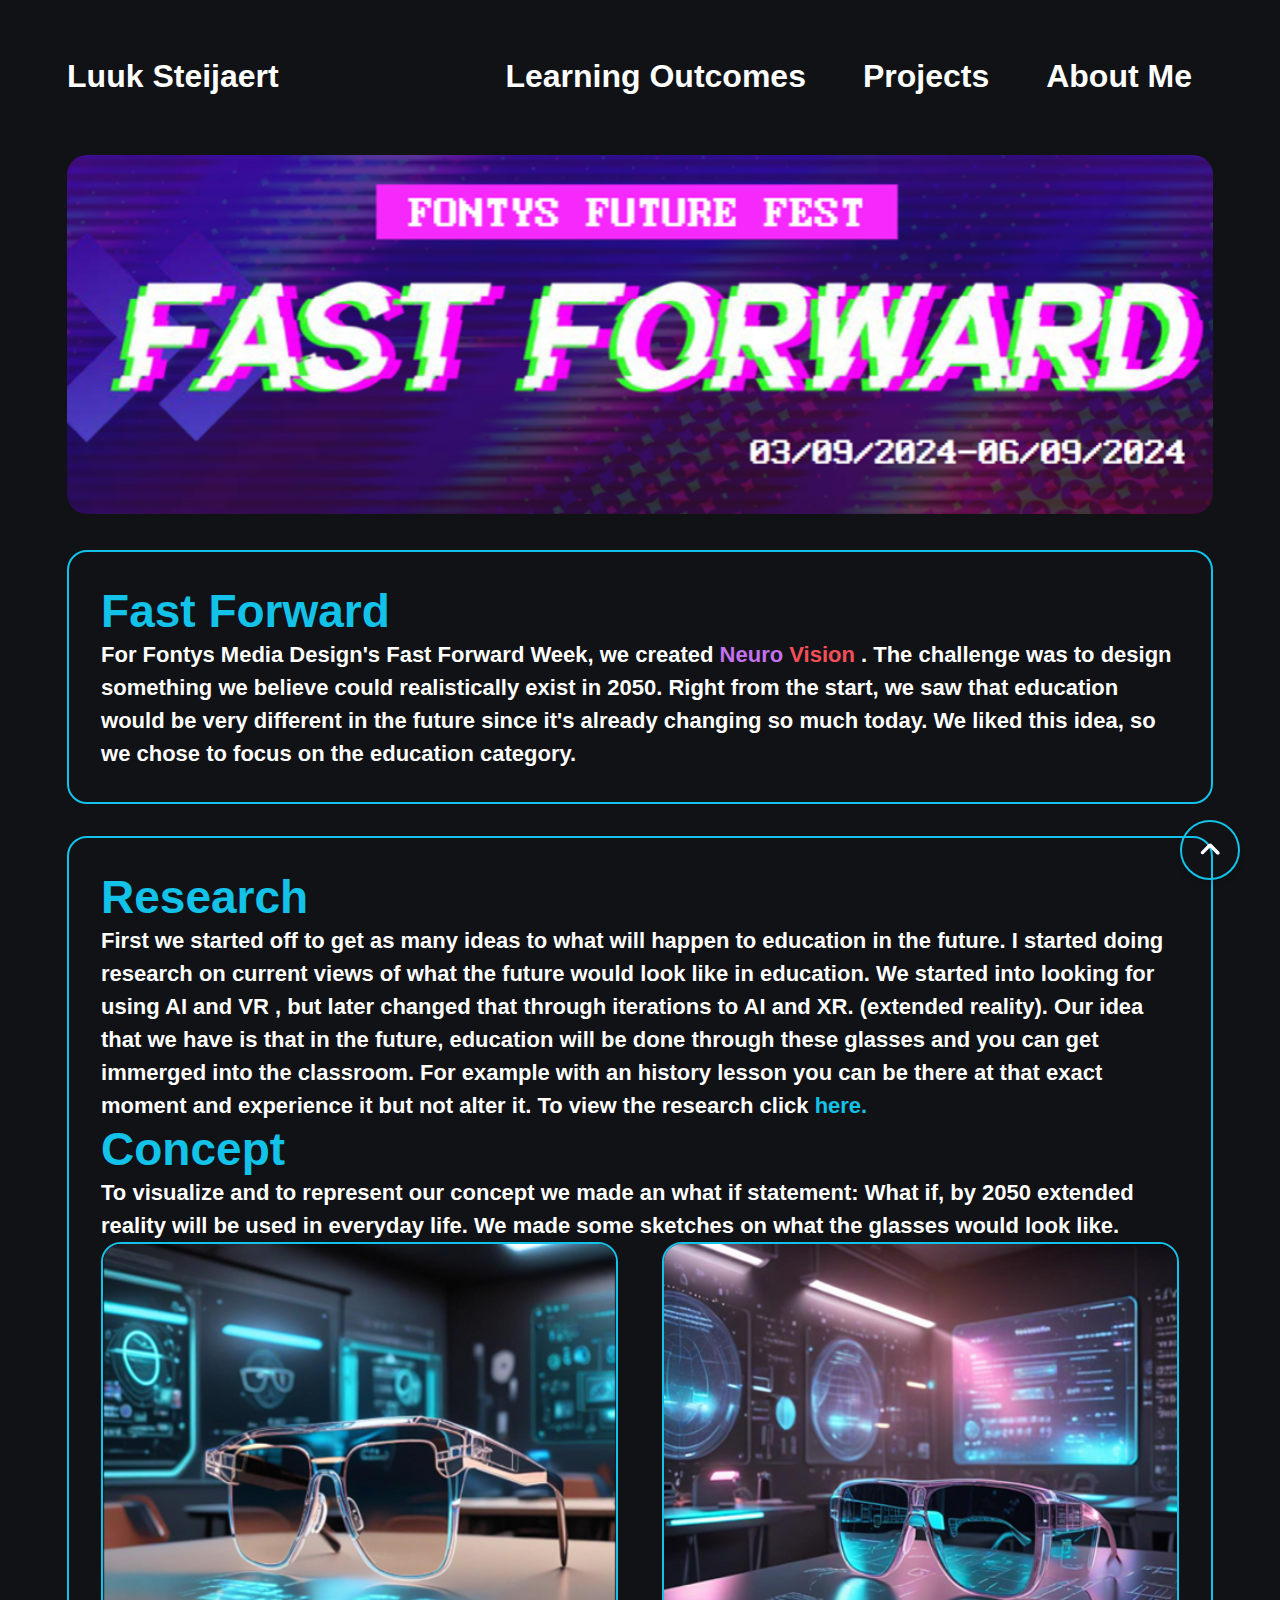
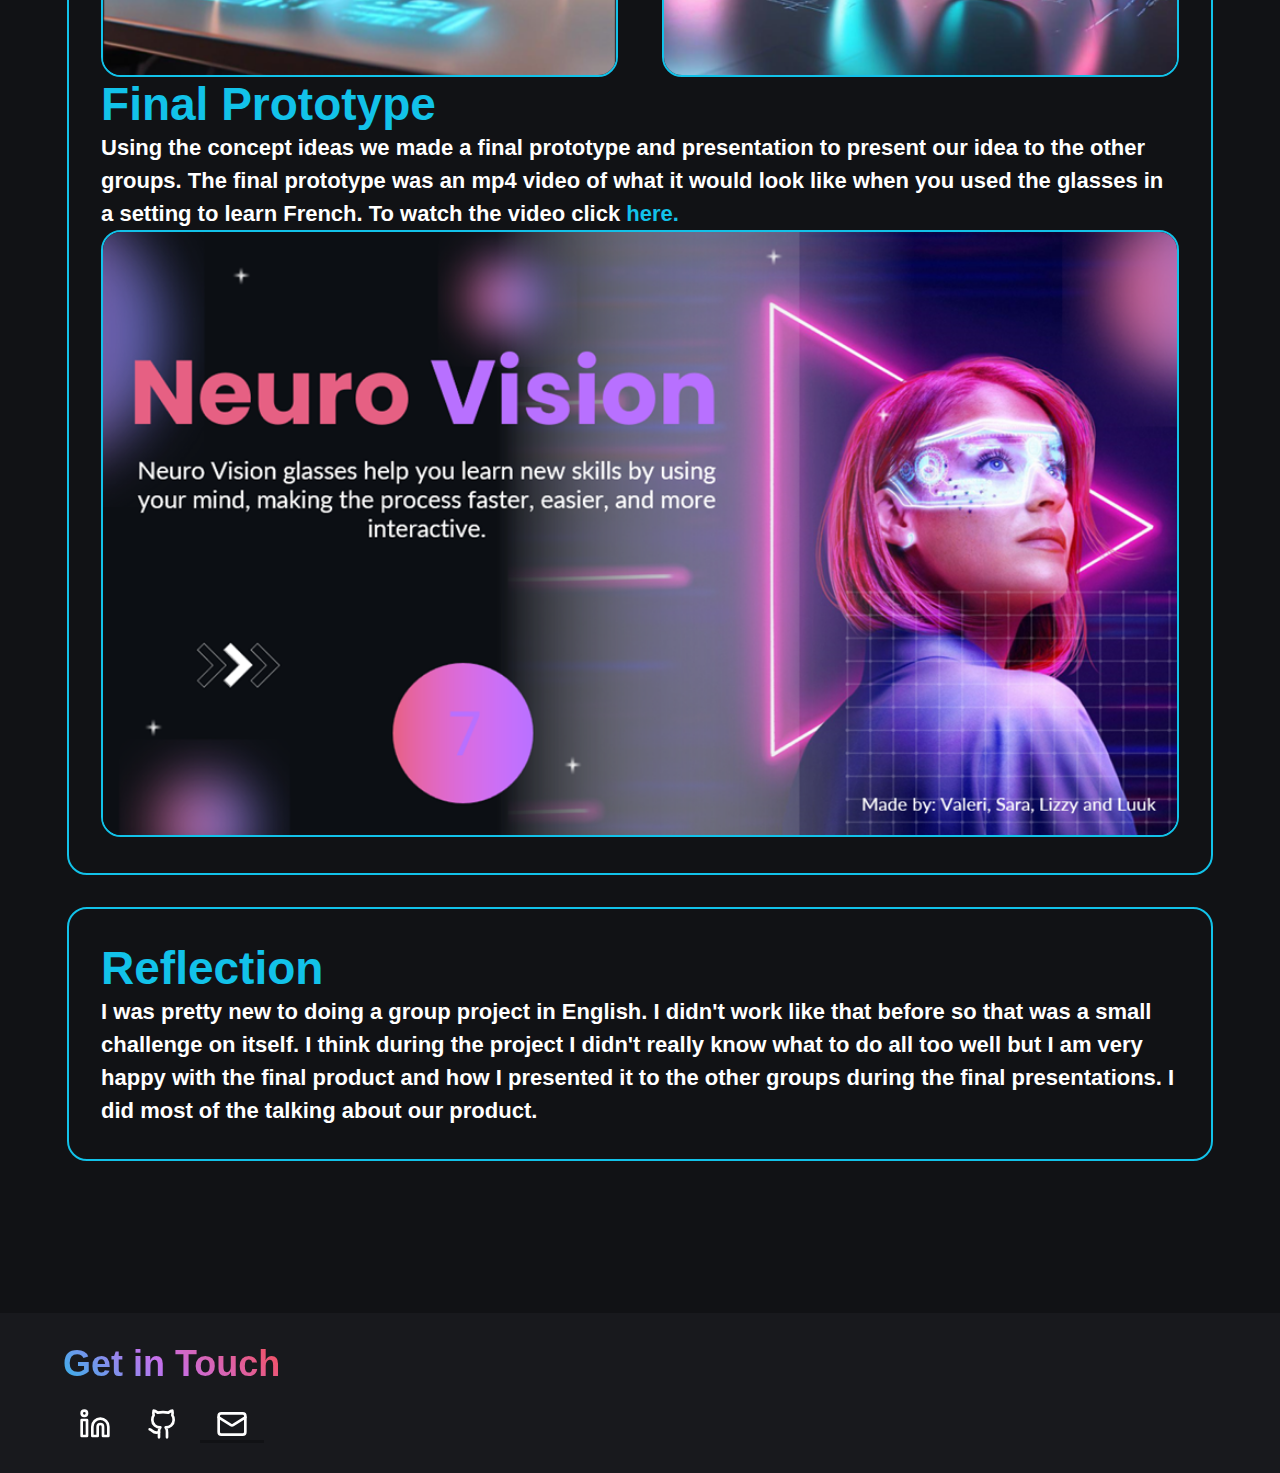
<file: fastforward.html>
<!DOCTYPE html>
<html lang="en">
  <head>
    <meta charset="UTF-8" />
    <meta name="viewport" content="width=device-width, initial-scale=1.0" />
    <link rel="stylesheet" href="styles/index.css" />
    <link rel="stylesheet" href="styles/navbar.css" />
    <link rel="stylesheet" href="styles/footer.css" />
    <link rel="stylesheet" href="styles/fastforward.css" />
    <title>FastForward</title>
  </head>
  <body>
    <header>
      <nav>
        <div class="navbar">
          <div class="logo">
            <a href="/">Luuk Steijaert</a>
          </div>
          <ul class="nav-items">
            <li><a href="/learningoutcome.html">Learning Outcomes</a></li>
            <li><a href="/projects.html">Projects</a></li>
            <li><a href="/aboutme.html">About Me</a></li>
          </ul>
        </div>
      </nav>
    </header>
    <div class="container">
      <div class="hero">
        <img
          src="assets/fastforwardbanner.png"
          alt="Fast Forward event banner with neon text and dates 03/05/2024 - 05/05/2024"
        />
      </div>
      <div class="section">
        <h2>Fast Forward</h2>
        <p>
          For Fontys Media Design's Fast Forward Week, we created
          <span class="here-link" style="color: var(--secondarycolor)"
            >Neuro</span
          >
          <span style="color: var(--tertiarycolor)">Vision </span>. The
          challenge was to design something we believe could realistically exist
          in 2050. Right from the start, we saw that education would be very
          different in the future since it's already changing so much today. We
          liked this idea, so we chose to focus on the education category.
        </p>
      </div>
      <div class="section">
        <h2>Research</h2>
        <p>
          First we started off to get as many ideas to what will happen to
          education in the future. I started doing research on current views of
          what the future would look like in education. We started into looking
          for using AI and VR , but later changed that through iterations to AI
          and XR. (extended reality). Our idea that we have is that in the
          future, education will be done through these glasses and you can get
          immerged into the classroom. For example with an history lesson you
          can be there at that exact moment and experience it but not alter it.
          To view the research click
          <a href="docs/Fastforward/fastforward.pdf">
            <span class="here-link">here. </span></a
          >
        </p>
        <h2>Concept</h2>
        <p>
          To visualize and to represent our concept we made an what if
          statement: What if, by 2050 extended reality will be used in everyday
          life. We made some sketches on what the glasses would look like.
        </p>
        <div class="images">
          <img
            src="assets/fastforwardbril1.png"
            alt="Concept image 1 showing futuristic technology"
          />
          <img
            src="assets/fastforwardbrilpng.png"
            alt="Concept image 2 showing futuristic technology"
          />
        </div>
        <h2>Final Prototype</h2>
        <p>
          Using the concept ideas we made a final prototype and presentation to
          present our idea to the other groups. The final prototype was an mp4
          video of what it would look like when you used the glasses in a
          setting to learn French. To watch the video click

          <a
            href="https://www.youtube.com/watch?v=h6EMswGTtVo&t=1s"
            target="_blank"
          >
            <span class="here-link">here. </span></a
          >
        </p>
        <div class="big-image">
          <img
            src="assets/fastforwardpresentation.png"
            alt="Final prototype image showing a futuristic interface"
          />
        </div>
      </div>
      <div class="section">
        <h2>Reflection</h2>
        <p>
          I was pretty new to doing a group project in English. I didn't work
          like that before so that was a small challenge on itself. I think
          during the project I didn't really know what to do all too well but I
          am very happy with the final product and how I presented it to the
          other groups during the final presentations. I did most of the talking
          about our product.
        </p>
      </div>
    </div>
    <button id="scrollToTopBtn">
      <img
        class="topbtn"
        src="assets/angle-up-svgrepo-com.svg"
        alt="arrow up"
      />
    </button>
    <footer>
      <div class="footer-wrapper">
        <h2 class="footer-h2">Get in Touch</h2>
        <div class="footer-icon">
          <a
            class="footer-link"
            href="https://www.linkedin.com/in/luuk-steijaert-028702287/"
            target="_blank"
          >
            <svg
              xmlns="http://www.w3.org/2000/svg"
              width="24"
              height="24"
              viewBox="0 0 24 24"
              fill="none"
              stroke="currentColor"
              stroke-width="2"
              stroke-linecap="round"
              stroke-linejoin="round"
              class="lucide lucide-linkedin"
            >
              <path
                d="M16 8a6 6 0 0 1 6 6v7h-4v-7a2 2 0 0 0-2-2 2 2 0 0 0-2 2v7h-4v-7a6 6 0 0 1 6-6z"
              />
              <rect width="4" height="12" x="2" y="9" />
              <circle cx="4" cy="4" r="2" />
            </svg>
          </a>

          <a
            class="footer-link"
            href="https://github.com/LuukyPuuky"
            target="_blank"
          >
            <svg
              xmlns="http://www.w3.org/2000/svg"
              width="24"
              height="24"
              viewBox="0 0 24 24"
              fill="none"
              stroke="currentColor"
              stroke-width="2"
              stroke-linecap="round"
              stroke-linejoin="round"
              class="lucide lucide-github"
            >
              <path
                d="M15 22v-4a4.8 4.8 0 0 0-1-3.5c3 0 6-2 6-5.5.08-1.25-.27-2.48-1-3.5.28-1.15.28-2.35 0-3.5 0 0-1 0-3 1.5-2.64-.5-5.36-.5-8 0C6 2 5 2 5 2c-.3 1.15-.3 2.35 0 3.5A5.403 5.403 0 0 0 4 9c0 3.5 3 5.5 6 5.5-.39.49-.68 1.05-.85 1.65-.17.6-.22 1.23-.15 1.85v4"
              />
              <path d="M9 18c-4.51 2-5-2-7-2" />
            </svg>
          </a>
          <a
            href="mailto:l.steijaert@student.fontys.nl
          "
          >
            <svg
              xmlns="http://www.w3.org/2000/svg"
              width="24"
              height="24"
              viewBox="0 0 24 24"
              fill="none"
              stroke="currentColor"
              stroke-width="2"
              stroke-linecap="round"
              stroke-linejoin="round"
              class="lucide lucide-mail"
            >
              <rect width="20" height="16" x="2" y="4" rx="2" />
              <path d="m22 7-8.97 5.7a1.94 1.94 0 0 1-2.06 0L2 7" />
            </svg>
          </a>
        </div>
      </div>
    </footer>
    <script src="./scripts/scrollbutton.js"></script>
  </body>
</html>
</file>
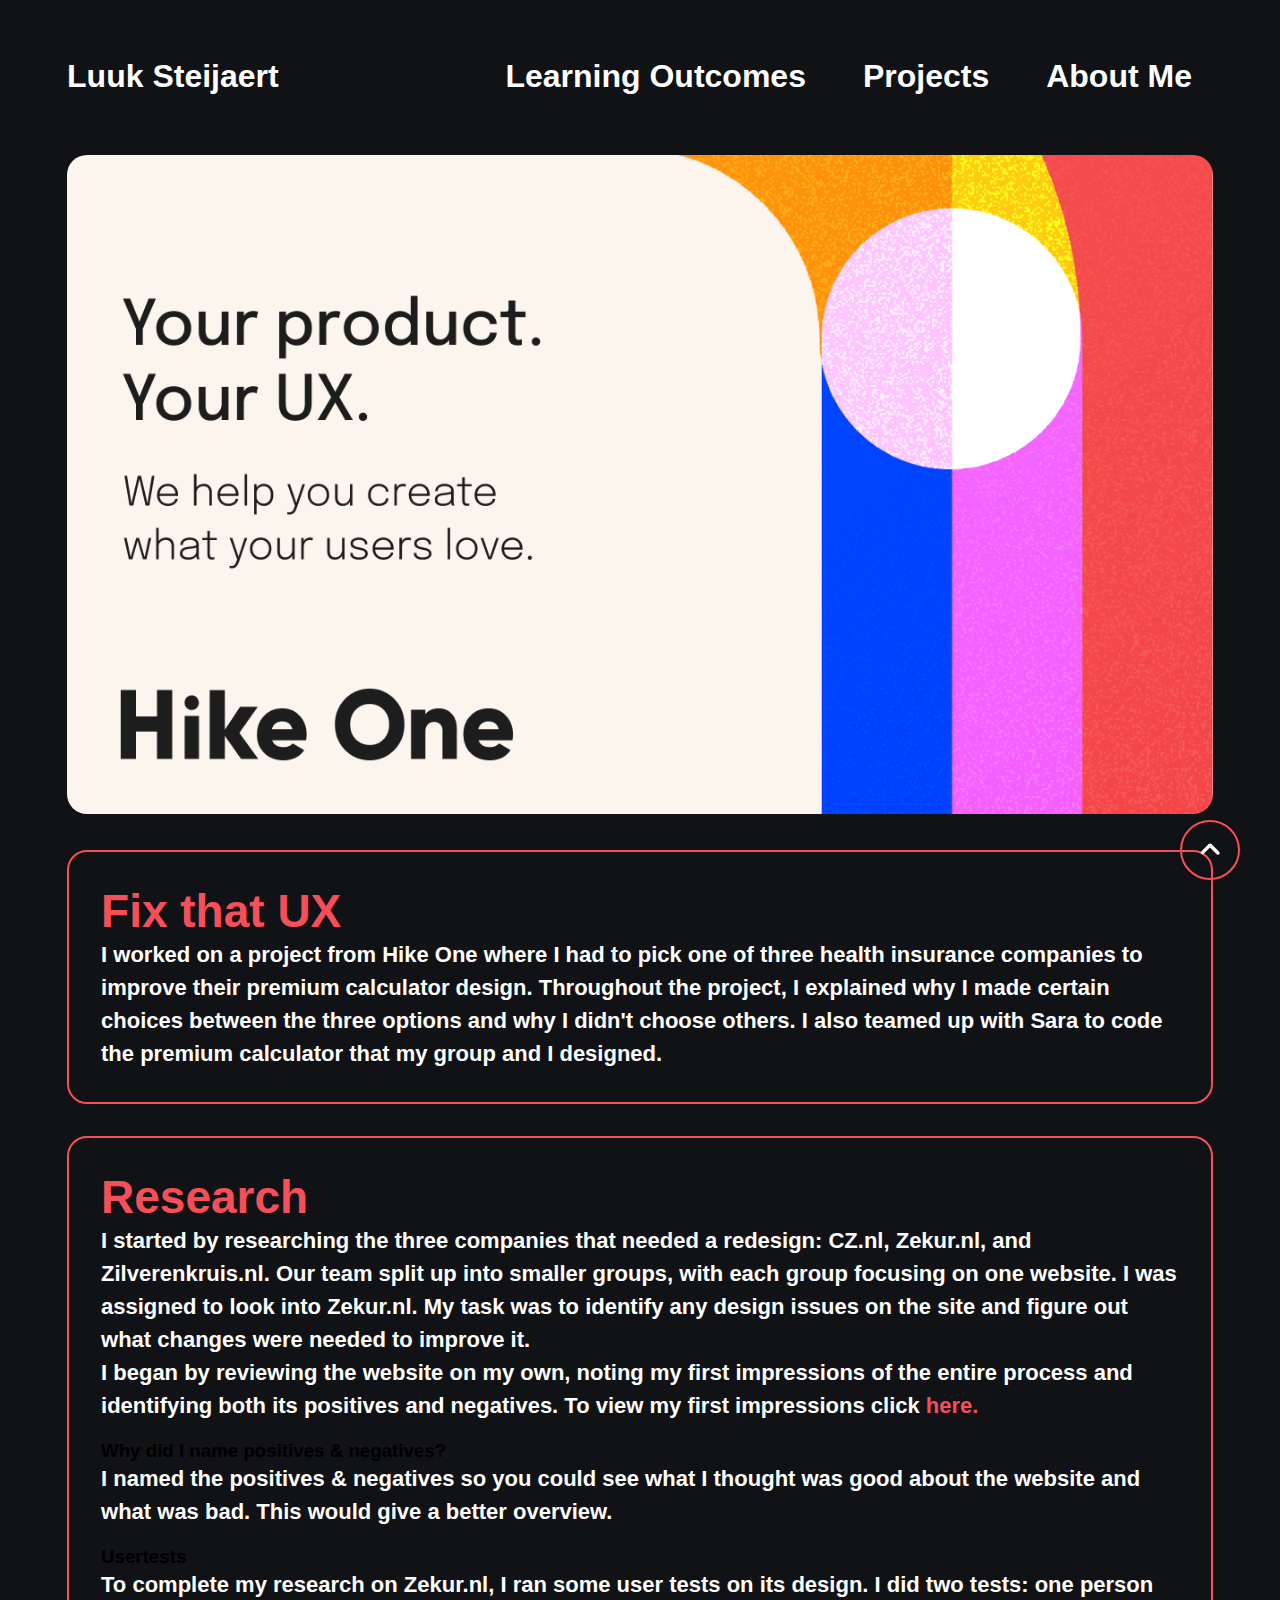
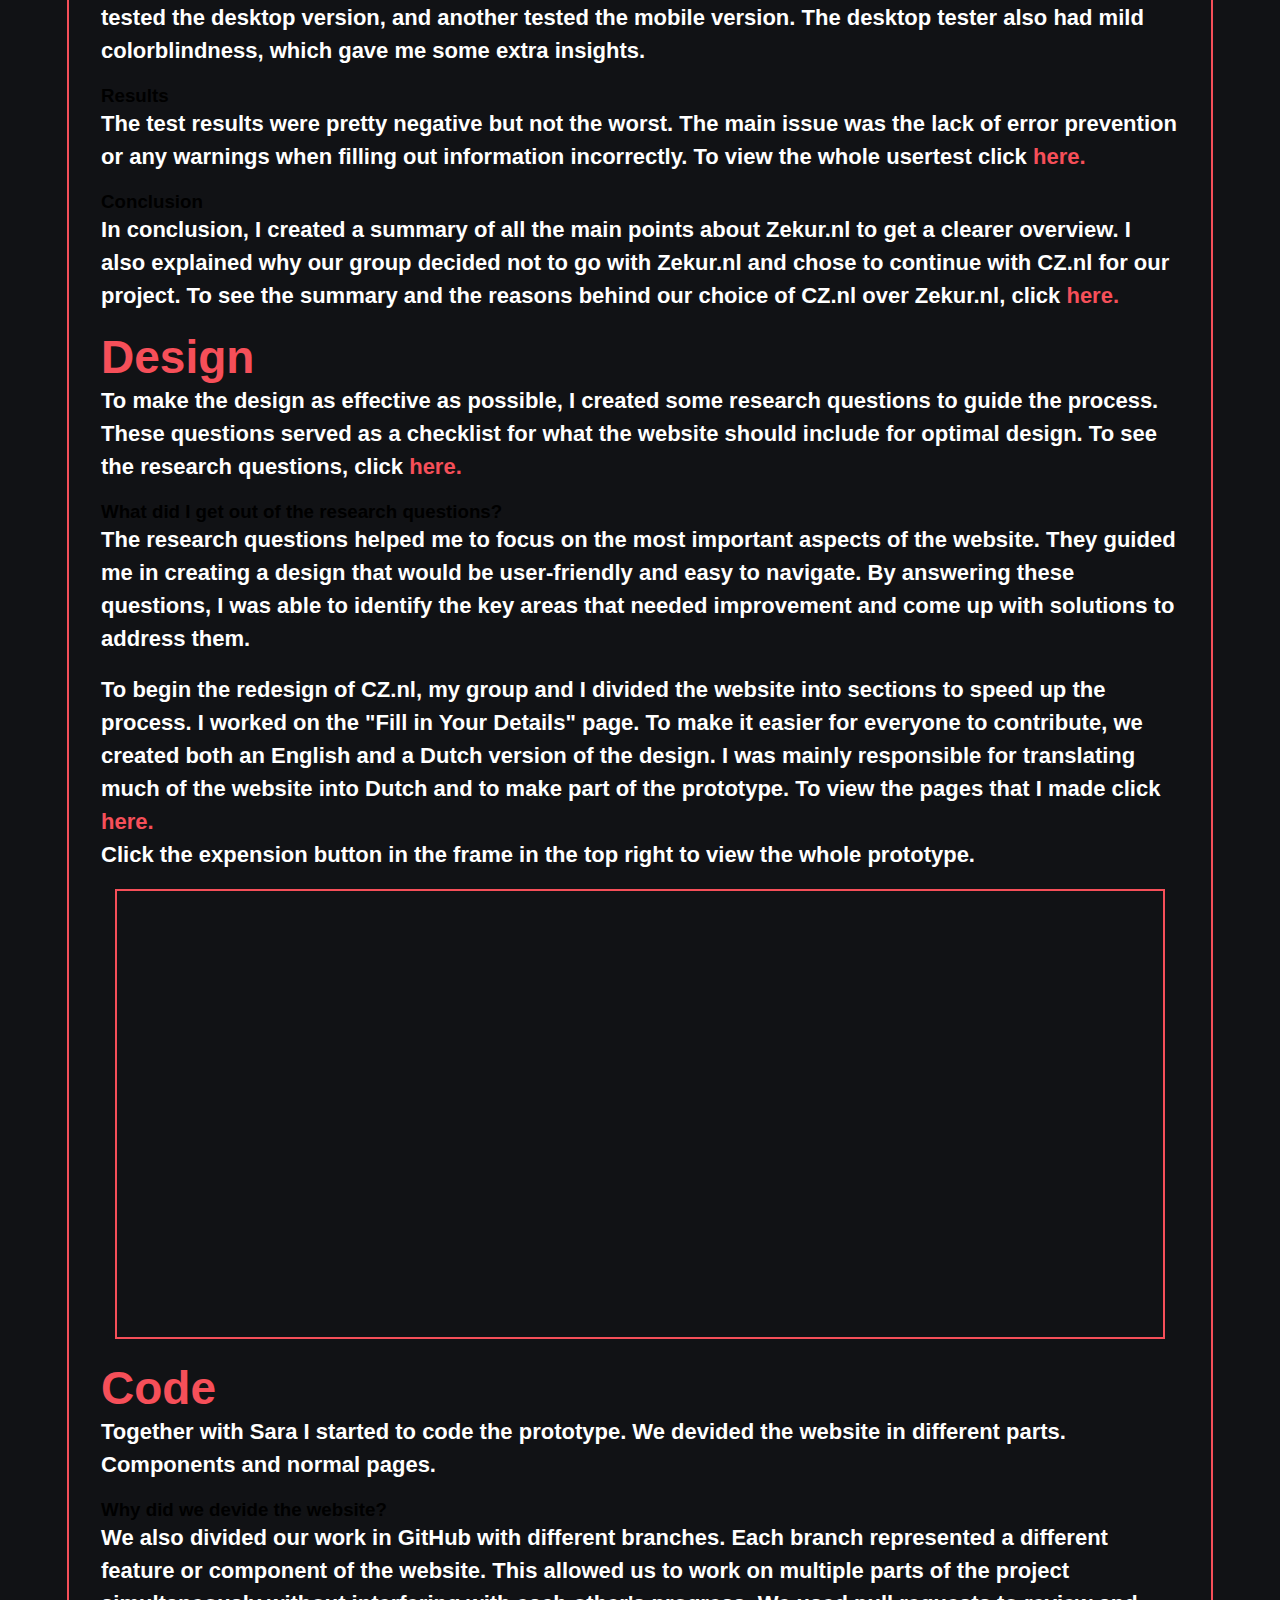
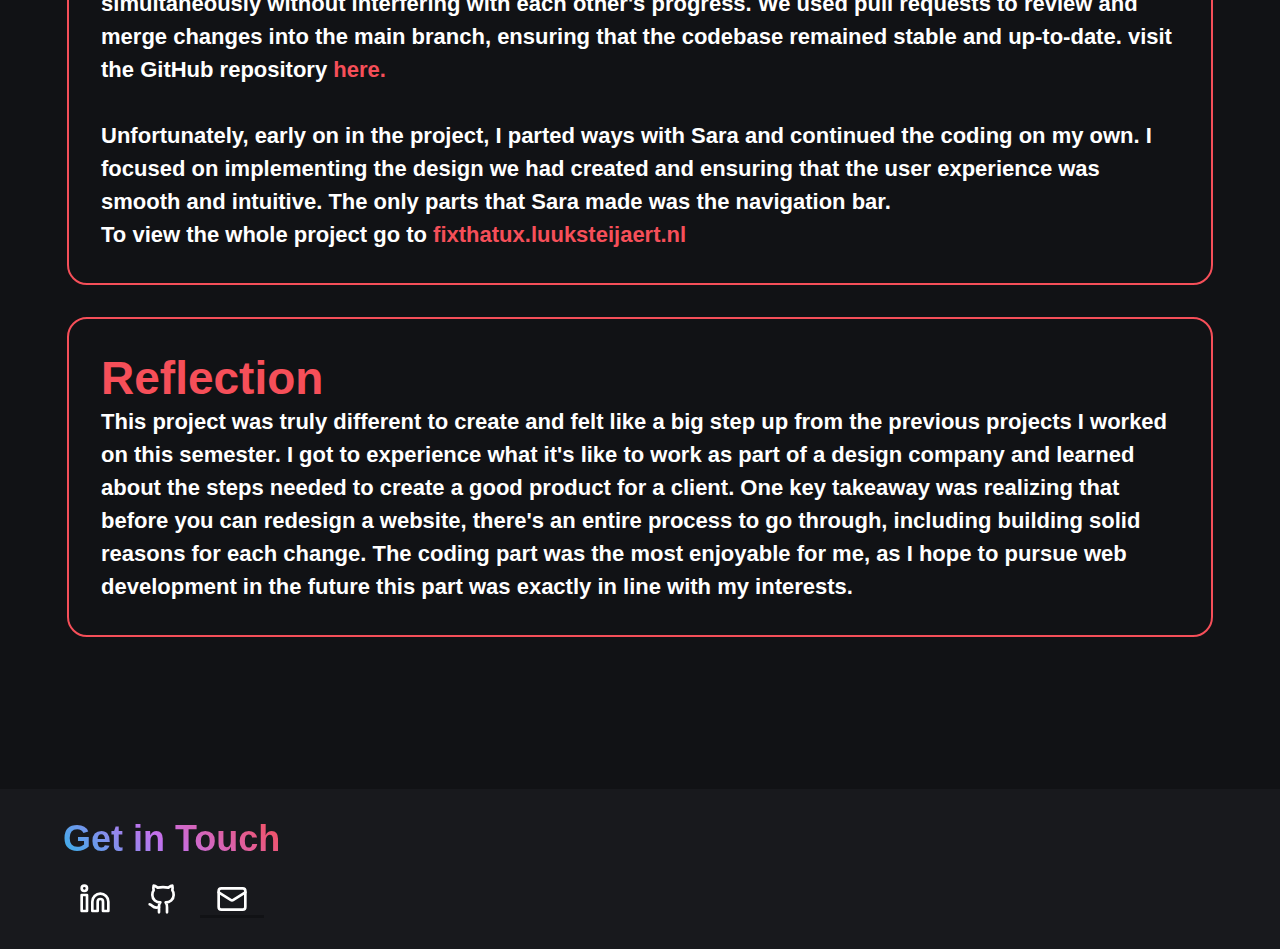
<file: fixthatux.html>
<!DOCTYPE html>
<html lang="en">
  <head>
    <meta charset="UTF-8" />
    <meta name="viewport" content="width=device-width, initial-scale=1.0" />
    <link rel="stylesheet" href="styles/index.css" />
    <link rel="stylesheet" href="styles/navbar.css" />
    <link rel="stylesheet" href="styles/footer.css" />
    <link rel="stylesheet" href="styles/fixthatux.css" />
    <title>Fix that UX Project</title>
  </head>
  <body>
    <header>
      <nav>
        <div class="navbar">
          <div class="logo">
            <a href="/">Luuk Steijaert</a>
          </div>
          <ul class="nav-items">
            <li><a href="/learningoutcome.html">Learning Outcomes</a></li>
            <li><a href="/projects.html">Projects</a></li>
            <li><a href="/aboutme.html">About Me</a></li>
          </ul>
        </div>
      </nav>
    </header>
    <div class="container">
      <div class="hero">
        <img src="assets/hikeonelogo.png" alt="Hike One logo" />
      </div>
      <div class="section">
        <h2>Fix that UX</h2>
        <p>
          I worked on a project from Hike One where I had to pick one of three
          health insurance companies to improve their premium calculator design.
          Throughout the project, I explained why I made certain choices between
          the three options and why I didn't choose others. I also teamed up
          with Sara to code the premium calculator that my group and I designed.
        </p>
      </div>
      <div class="section">
        <h2>Research</h2>
        <p>
          I started by researching the three companies that needed a redesign:
          CZ.nl, Zekur.nl, and Zilverenkruis.nl. Our team split up into smaller
          groups, with each group focusing on one website. I was assigned to
          look into Zekur.nl. My task was to identify any design issues on the
          site and figure out what changes were needed to improve it.
          <br />
          I began by reviewing the website on my own, noting my first
          impressions of the entire process and identifying both its positives
          and negatives. To view my first impressions click
          <a href="docs/FixThatUX/firstimpression.pdf">
            <span class="here-link">here. </span></a
          >
        </p>
        <br />
        <h3>Why did I name positives &amp; negatives?</h3>
        <p>
          I named the positives &amp; negatives so you could see what I thought
          was good about the website and what was bad. This would give a better
          overview.
        </p>
        <br />
        <h3>Usertests</h3>
        <p>
          To complete my research on Zekur.nl, I ran some user tests on its
          design. I did two tests: one person tested the desktop version, and
          another tested the mobile version. The desktop tester also had mild
          colorblindness, which gave me some extra insights.
        </p>
        <br />
        <h3>Results</h3>
        <p>
          The test results were pretty negative but not the worst. The main
          issue was the lack of error prevention or any warnings when filling
          out information incorrectly. To view the whole usertest click
          <a href="docs/FixThatUX/usertesting.pdf">
            <span class="here-link">here. </span></a
          >
        </p>
        <br />
        <h3>Conclusion</h3>
        <p>
          In conclusion, I created a summary of all the main points about
          Zekur.nl to get a clearer overview. I also explained why our group
          decided not to go with Zekur.nl and chose to continue with CZ.nl for
          our project. To see the summary and the reasons behind our choice of
          CZ.nl over Zekur.nl, click
          <a href="docs/FixThatUX/summarychoice.pdf">
            <span class="here-link">here. </span></a
          >
        </p>

        <br />
        <h2>Design</h2>
        <p>
          To make the design as effective as possible, I created some research
          questions to guide the process. These questions served as a checklist
          for what the website should include for optimal design. To see the
          research questions, click
          <a href="docs/FixThatUX/researchplan.pdf">
            <span class="here-link">here. </span></a
          >
        </p>
        <br />
        <h3>What did I get out of the research questions?</h3>
        <p>
          The research questions helped me to focus on the most important
          aspects of the website. They guided me in creating a design that would
          be user-friendly and easy to navigate. By answering these questions, I
          was able to identify the key areas that needed improvement and come up
          with solutions to address them.
        </p>
        <br />
        <p>
          To begin the redesign of CZ.nl, my group and I divided the website
          into sections to speed up the process. I worked on the "Fill in Your
          Details" page. To make it easier for everyone to contribute, we
          created both an English and a Dutch version of the design. I was
          mainly responsible for translating much of the website into Dutch and
          to make part of the prototype. To view the pages that I made click
          <a
            href="https://www.figma.com/proto/9HZNQYy32GSkLoIudr4t91/sem-2---fix-ux-(Copy)?page-id=2351%3A395&node-id=2351-1092&p=f&viewport=536%2C369%2C0.14&t=o4CL5OcYOrezf9bO-1&scaling=min-zoom&content-scaling=fixed"
            target="_blank"
          >
            <span class="here-link">here. </span></a
          >
          <br />
          Click the expension button in the frame in the top right to view the
          whole prototype.
        </p>
        <br />
        <div class="big-image">
          <iframe
            style="border: 2px solid var(--tertiarycolor)"
            width="1050"
            height="450"
            src="https://embed.figma.com/proto/9HZNQYy32GSkLoIudr4t91/sem-2---fix-ux-(Copy)?page-id=0%3A1&node-id=161-142&viewport=-409%2C291%2C0.02&scaling=min-zoom&content-scaling=fixed&starting-point-node-id=161%3A142&embed-host=share"
            allowfullscreen
          ></iframe>
        </div>
        <br />
        <h2>Code</h2>
        <p>
          Together with Sara I started to code the prototype. We devided the
          website in different parts. Components and normal pages.
        </p>
        <br />
        <h3>Why did we devide the website?</h3>
        <p>
          We also divided our work in GitHub with different branches. Each
          branch represented a different feature or component of the website.
          This allowed us to work on multiple parts of the project
          simultaneously without interfering with each other's progress. We used
          pull requests to review and merge changes into the main branch,
          ensuring that the codebase remained stable and up-to-date. visit the
          GitHub repository
          <a
            href="https://github.com/LuukyPuuky/FixThatUXDevelopment.git"
            target="_blank"
            ><span class="here-link">here. </span></a
          >

          <br />
          <br />
          Unfortunately, early on in the project, I parted ways with Sara and
          continued the coding on my own. I focused on implementing the design
          we had created and ensuring that the user experience was smooth and
          intuitive. The only parts that Sara made was the navigation bar.

          <br />
          To view the whole project go to
          <a
            class="here-link"
            href="https://fixthatux.luuksteijaert.nl/"
            target="_blank"
            >fixthatux.luuksteijaert.nl</a
          >
        </p>
      </div>
      <div class="section">
        <h2>Reflection</h2>
        <p>
          This project was truly different to create and felt like a big step up
          from the previous projects I worked on this semester. I got to
          experience what it's like to work as part of a design company and
          learned about the steps needed to create a good product for a client.
          One key takeaway was realizing that before you can redesign a website,
          there's an entire process to go through, including building solid
          reasons for each change. The coding part was the most enjoyable for
          me, as I hope to pursue web development in the future this part was
          exactly in line with my interests.
        </p>
      </div>
    </div>
    <button id="scrollToTopBtn">
      <img
        class="topbtn"
        src="assets/angle-up-svgrepo-com.svg"
        alt="arrow up"
      />
    </button>
    <footer>
      <div class="footer-wrapper">
        <h2 class="footer-h2">Get in Touch</h2>
        <div class="footer-icon">
          <a
            class="footer-link"
            href="https://www.linkedin.com/in/luuk-steijaert-028702287/"
            target="_blank"
          >
            <svg
              xmlns="http://www.w3.org/2000/svg"
              width="24"
              height="24"
              viewBox="0 0 24 24"
              fill="none"
              stroke="currentColor"
              stroke-width="2"
              stroke-linecap="round"
              stroke-linejoin="round"
              class="lucide lucide-linkedin"
            >
              <path
                d="M16 8a6 6 0 0 1 6 6v7h-4v-7a2 2 0 0 0-2-2 2 2 0 0 0-2 2v7h-4v-7a6 6 0 0 1 6-6z"
              />
              <rect width="4" height="12" x="2" y="9" />
              <circle cx="4" cy="4" r="2" />
            </svg>
          </a>

          <a
            class="footer-link"
            href="https://github.com/LuukyPuuky"
            target="_blank"
          >
            <svg
              xmlns="http://www.w3.org/2000/svg"
              width="24"
              height="24"
              viewBox="0 0 24 24"
              fill="none"
              stroke="currentColor"
              stroke-width="2"
              stroke-linecap="round"
              stroke-linejoin="round"
              class="lucide lucide-github"
            >
              <path
                d="M15 22v-4a4.8 4.8 0 0 0-1-3.5c3 0 6-2 6-5.5.08-1.25-.27-2.48-1-3.5.28-1.15.28-2.35 0-3.5 0 0-1 0-3 1.5-2.64-.5-5.36-.5-8 0C6 2 5 2 5 2c-.3 1.15-.3 2.35 0 3.5A5.403 5.403 0 0 0 4 9c0 3.5 3 5.5 6 5.5-.39.49-.68 1.05-.85 1.65-.17.6-.22 1.23-.15 1.85v4"
              />
              <path d="M9 18c-4.51 2-5-2-7-2" />
            </svg>
          </a>
          <a
            href="mailto:l.steijaert@student.fontys.nl
          "
          >
            <svg
              xmlns="http://www.w3.org/2000/svg"
              width="24"
              height="24"
              viewBox="0 0 24 24"
              fill="none"
              stroke="currentColor"
              stroke-width="2"
              stroke-linecap="round"
              stroke-linejoin="round"
              class="lucide lucide-mail"
            >
              <rect width="20" height="16" x="2" y="4" rx="2" />
              <path d="m22 7-8.97 5.7a1.94 1.94 0 0 1-2.06 0L2 7" />
            </svg>
          </a>
        </div>
      </div>
    </footer>
    <script src="./scripts/scrollbutton.js"></script>
  </body>
</html>
</file>
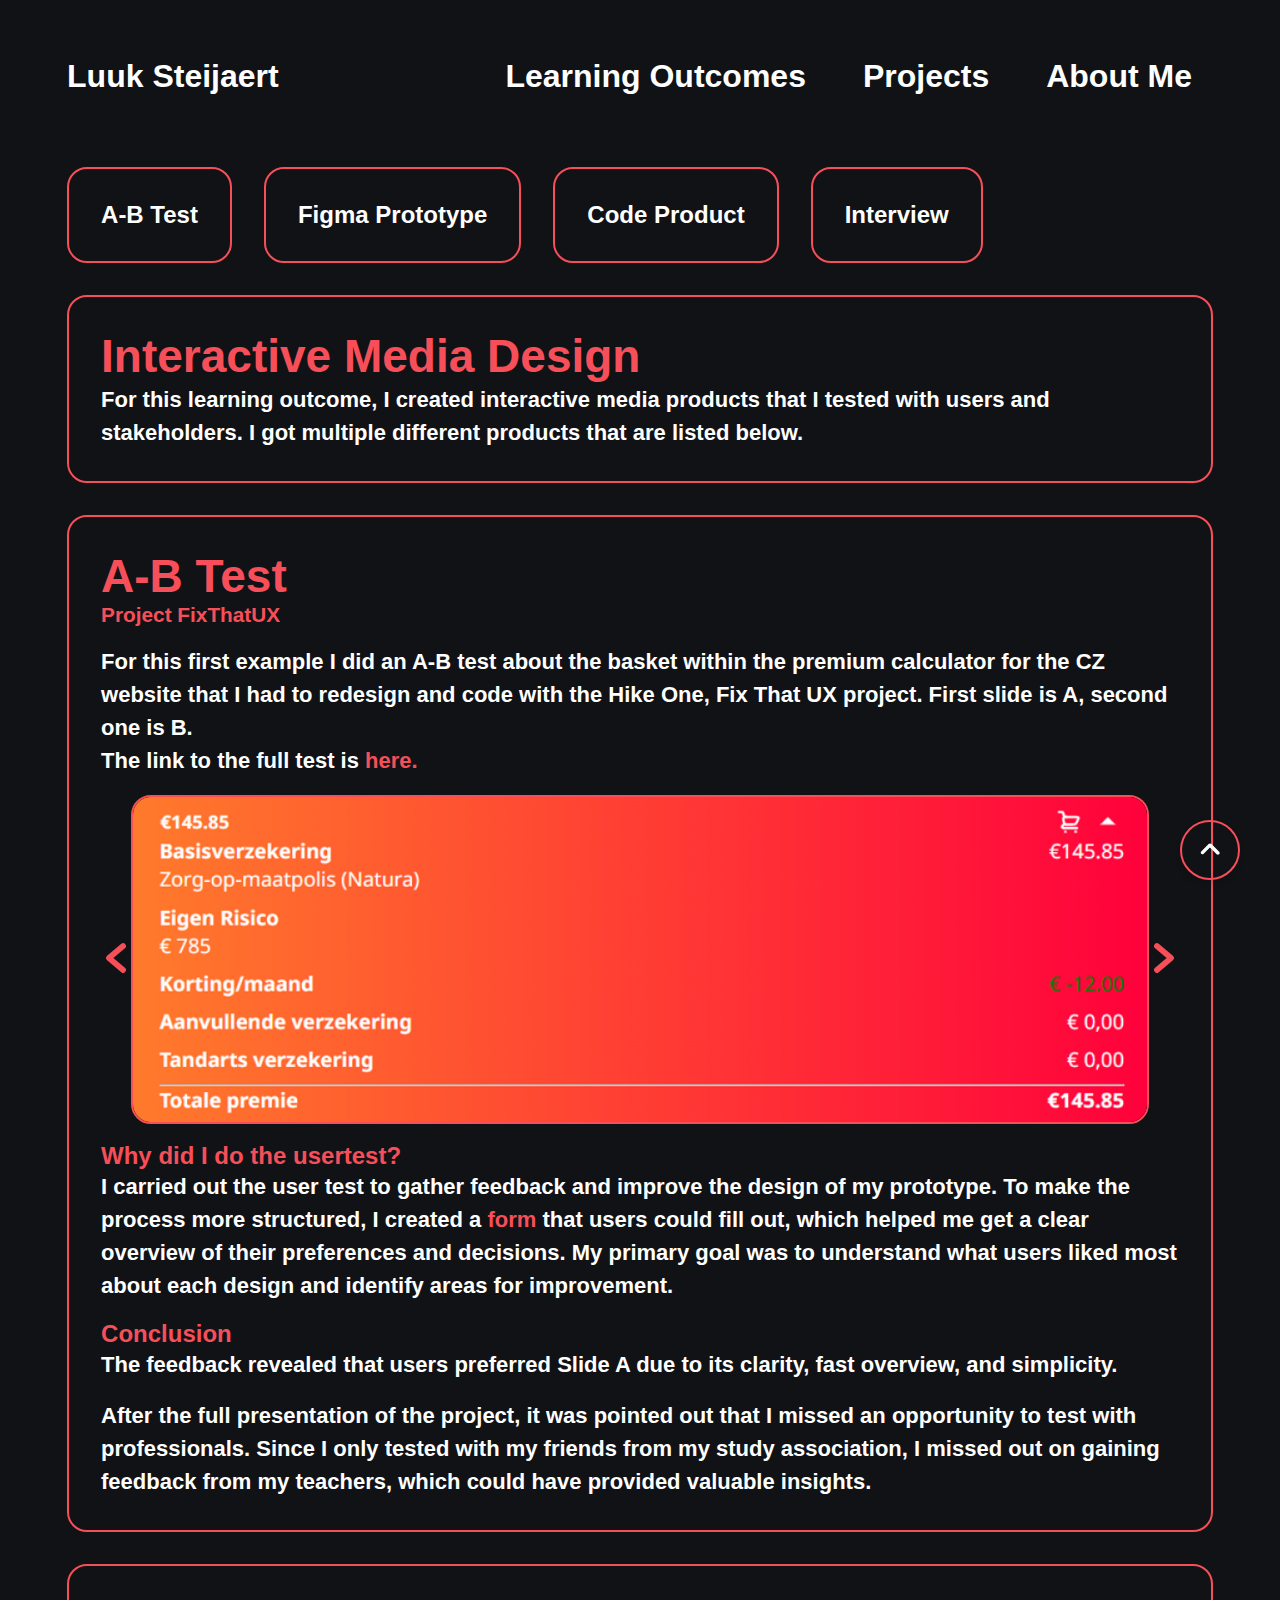
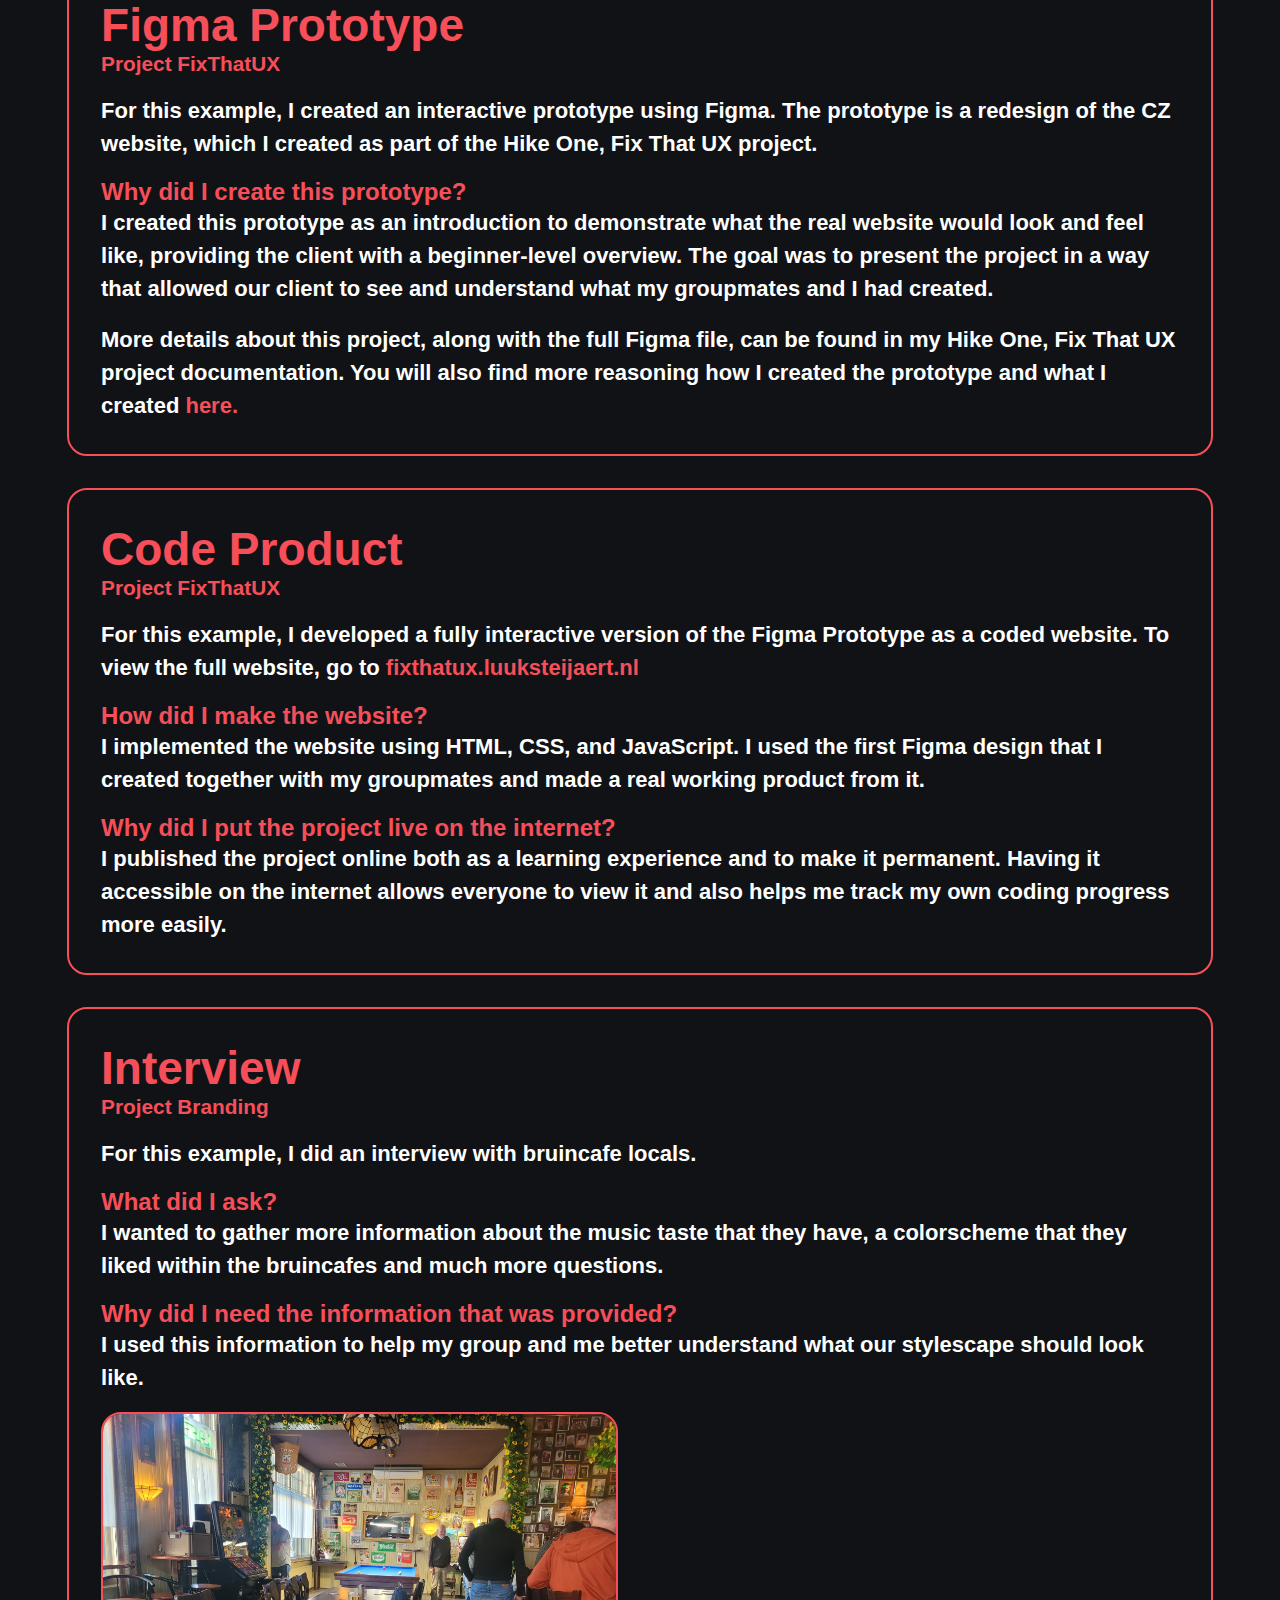
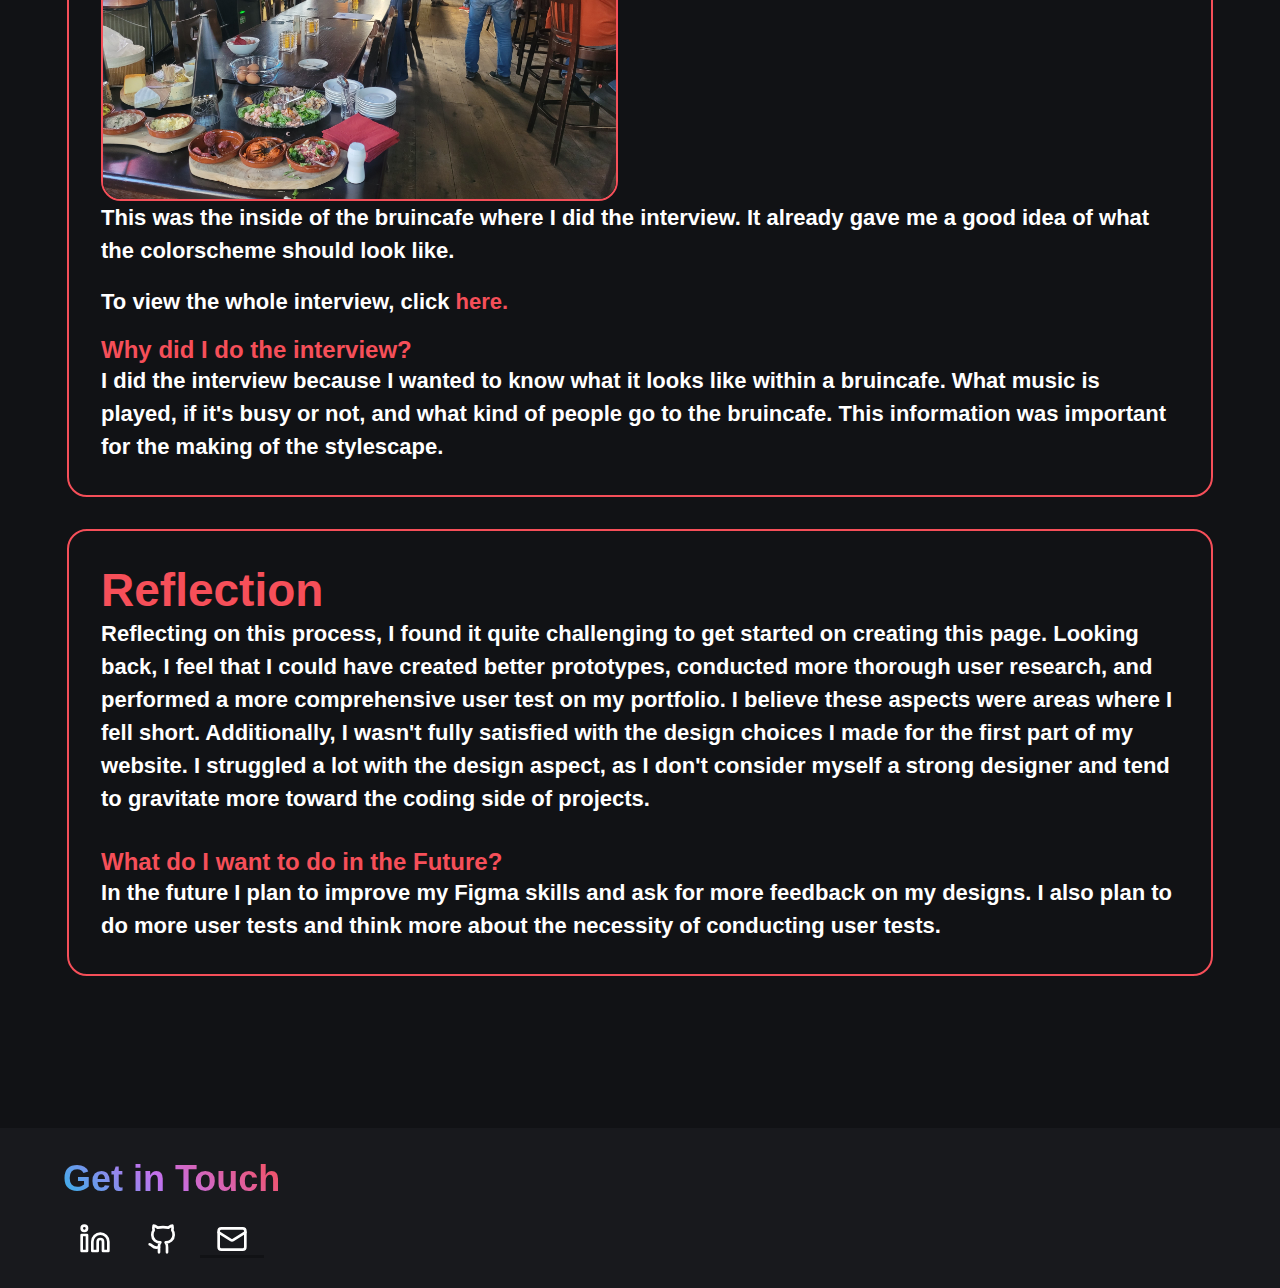
<file: interactive.html>
<!DOCTYPE html>
<html lang="en">
  <head>
    <meta charset="UTF-8" />
    <meta name="viewport" content="width=device-width, initial-scale=1.0" />
    <link rel="stylesheet" href="styles/index.css" />
    <link rel="stylesheet" href="styles/navbar.css" />
    <link rel="stylesheet" href="styles/footer.css" />
    <link rel="stylesheet" href="styles/interactive.css" />
    <title>Interactive Media Design</title>
  </head>
  <body>
    <header>
      <nav>
        <div class="navbar">
          <div class="logo">
            <a href="/">Luuk Steijaert</a>
          </div>
          <ul class="nav-items">
            <li><a href="/learningoutcome.html">Learning Outcomes</a></li>
            <li><a href="/projects.html">Projects</a></li>
            <li><a href="/aboutme.html">About Me</a></li>
          </ul>
        </div>
      </nav>
    </header>
    <div class="container">
      <div class="section-examples">
        <button onclick="location.href='#example1';" class="example-button">
          A-B Test
        </button>
        <button onclick="location.href='#example2';" class="example-button">
          Figma Prototype
        </button>
        <button onclick="location.href='#example3';" class="example-button">
          Code Product
        </button>
        <button onclick="location.href='#example4';" class="example-button">
          Interview
        </button>
      </div>
      <div class="section">
        <h2>Interactive Media Design</h2>
        <p>
          For this learning outcome, I created interactive media products that I
          tested with users and stakeholders. I got multiple different products
          that are listed below.
        </p>
      </div>

      <div id="example1" class="section">
        <h2>A-B Test</h2>
        <h4>Project FixThatUX</h4>
        <br />
        <p>
          For this first example I did an A-B test about the basket within the
          premium calculator for the CZ website that I had to redesign and code
          with the Hike One, Fix That UX project. First slide is A, second one
          is B.
        </p>

        <p>
          The link to the full test is
          <a
            class="here-link"
            href="docs/FixThatUX/A-B test Basket Hike One.pdf"
            target="_blank"
            >here.</a
          >
        </p>
        <br />
        <div class="carousel-wrapper">
          <div class="carousel-container" data-gallery>
            <!-- Left Arrow Button -->
            <button class="carousel-button prev" data-gallery-prev disabled>
              <img
                class="arrowsvg-left"
                src="assets/arrow-nobg.svg"
                alt="Previous Slide"
              />
            </button>
            <!-- Carousel Content -->
            <div class="carousel">
              <div class="carousel-track" data-gallery-viewport>
                <div class="carousel-slide">
                  <img src="assets/basketA.png" alt="Basket A" />
                </div>
                <div class="carousel-slide">
                  <img src="assets/basketB.png" alt="Basket B" />
                </div>
              </div>
            </div>
            <!-- Right Arrow Button -->
            <button class="carousel-button next" data-gallery-next>
              <img
                class="arrowsvg-right"
                src="assets/arrow-nobg.svg"
                alt="Next Slide"
              />
            </button>
          </div>
        </div>
        <br />

        <h3>Why did I do the usertest?</h3>
        <p>
          I carried out the user test to gather feedback and improve the design
          of my prototype. To make the process more structured, I created a
          <span>
            <a
              class="here-link"
              href="https://forms.gle/C95ZbosS6vwYe5mK7"
              target="_blank"
              >form</a
            >
          </span>
          that users could fill out, which helped me get a clear overview of
          their preferences and decisions. My primary goal was to understand
          what users liked most about each design and identify areas for
          improvement.
        </p>
        <br />
        <h3>Conclusion</h3>
        <p>
          The feedback revealed that users preferred Slide A due to its clarity,
          fast overview, and simplicity.
        </p>
        <br />
        <p>
          After the full presentation of the project, it was pointed out that I
          missed an opportunity to test with professionals. Since I only tested
          with my friends from my study association, I missed out on gaining
          feedback from my teachers, which could have provided valuable
          insights.
        </p>
      </div>

      <div id="example2" class="section">
        <h2>Figma Prototype</h2>
        <h4>Project FixThatUX</h4>
        <br />
        <p>
          For this example, I created an interactive prototype using Figma. The
          prototype is a redesign of the CZ website, which I created as part of
          the Hike One, Fix That UX project.
        </p>
        <br />
        <h3>Why did I create this prototype?</h3>
        <p>
          I created this prototype as an introduction to demonstrate what the
          real website would look and feel like, providing the client with a
          beginner-level overview. The goal was to present the project in a way
          that allowed our client to see and understand what my groupmates and I
          had created.
        </p>
        <br />

        <p>
          More details about this project, along with the full Figma file, can
          be found in my Hike One, Fix That UX project documentation. You will
          also find more reasoning how I created the prototype and what I
          created
          <a class="here-link" href="fixthatux.html" target="_blank">here.</a>
        </p>
      </div>

      <div id="example3" class="section">
        <h2>Code Product</h2>
        <h4>Project FixThatUX</h4>
        <br />
        <p>
          For this example, I developed a fully interactive version of the Figma
          Prototype as a coded website. To view the full website, go to
          <a
            class="here-link"
            href="https://fixthatux.luuksteijaert.nl/"
            target="_blank"
            >fixthatux.luuksteijaert.nl</a
          >
        </p>
        <br />
        <h3>How did I make the website?</h3>
        <p>
          I implemented the website using HTML, CSS, and JavaScript. I used the
          first Figma design that I created together with my groupmates and made
          a real working product from it.
        </p>

        <br />
        <h3>Why did I put the project live on the internet?</h3>
        <p>
          I published the project online both as a learning experience and to
          make it permanent. Having it accessible on the internet allows
          everyone to view it and also helps me track my own coding progress
          more easily.
        </p>
      </div>

      <div id="example4" class="section">
        <h2>Interview</h2>
        <h4>Project Branding</h4>
        <br />
        <p>For this example, I did an interview with bruincafe locals.</p>
        <br />
        <h3>What did I ask?</h3>
        <p>
          I wanted to gather more information about the music taste that they
          have, a colorscheme that they liked within the bruincafes and much
          more questions.
        </p>
        <br />
        <h3>Why did I need the information that was provided?</h3>
        <p>
          I used this information to help my group and me better understand what
          our stylescape should look like.
        </p>
        <br />
        <div class="images">
          <img src="assets/interviewbruincafe.jpg" alt="interview" />
        </div>
        <p>
          This was the inside of the bruincafe where I did the interview. It
          already gave me a good idea of what the colorscheme should look like.
        </p>
        <br />
        <p>
          To view the whole interview, click
          <a
            class="here-link"
            href="docs/Branding/Interviews.pdf"
            target="_blank"
            >here.</a
          >
        </p>
        <br />

        <h3>Why did I do the interview?</h3>
        <p>
          I did the interview because I wanted to know what it looks like within
          a bruincafe. What music is played, if it's busy or not, and what kind
          of people go to the bruincafe. This information was important for the
          making of the stylescape.
        </p>
      </div>

      <div class="section">
        <h2>Reflection</h2>
        <p>
          Reflecting on this process, I found it quite challenging to get
          started on creating this page. Looking back, I feel that I could have
          created better prototypes, conducted more thorough user research, and
          performed a more comprehensive user test on my portfolio. I believe
          these aspects were areas where I fell short. Additionally, I wasn't
          fully satisfied with the design choices I made for the first part of
          my website. I struggled a lot with the design aspect, as I don't
          consider myself a strong designer and tend to gravitate more toward
          the coding side of projects.
          <br />
          <br />
        </p>
        <h3>What do I want to do in the Future?</h3>
        <p>
          In the future I plan to improve my Figma skills and ask for more
          feedback on my designs. I also plan to do more user tests and think
          more about the necessity of conducting user tests.
        </p>
      </div>
    </div>
    <button id="scrollToTopBtn">
      <img
        class="topbtn"
        src="assets/angle-up-svgrepo-com.svg"
        alt="arrow up"
      />
    </button>
    <footer>
      <div class="footer-wrapper">
        <h2 class="footer-h2">Get in Touch</h2>
        <div class="footer-icon">
          <a
            class="footer-link"
            href="https://www.linkedin.com/in/luuk-steijaert-028702287/"
            target="_blank"
          >
            <svg
              xmlns="http://www.w3.org/2000/svg"
              width="24"
              height="24"
              viewBox="0 0 24 24"
              fill="none"
              stroke="currentColor"
              stroke-width="2"
              stroke-linecap="round"
              stroke-linejoin="round"
              class="lucide lucide-linkedin"
            >
              <path
                d="M16 8a6 6 0 0 1 6 6v7h-4v-7a2 2 0 0 0-2-2 2 2 0 0 0-2 2v7h-4v-7a6 6 0 0 1 6-6z"
              />
              <rect width="4" height="12" x="2" y="9" />
              <circle cx="4" cy="4" r="2" />
            </svg>
          </a>

          <a
            class="footer-link"
            href="https://github.com/LuukyPuuky"
            target="_blank"
          >
            <svg
              xmlns="http://www.w3.org/2000/svg"
              width="24"
              height="24"
              viewBox="0 0 24 24"
              fill="none"
              stroke="currentColor"
              stroke-width="2"
              stroke-linecap="round"
              stroke-linejoin="round"
              class="lucide lucide-github"
            >
              <path
                d="M15 22v-4a4.8 4.8 0 0 0-1-3.5c3 0 6-2 6-5.5.08-1.25-.27-2.48-1-3.5.28-1.15.28-2.35 0-3.5 0 0-1 0-3 1.5-2.64-.5-5.36-.5-8 0C6 2 5 2 5 2c-.3 1.15-.3 2.35 0 3.5A5.403 5.403 0 0 0 4 9c0 3.5 3 5.5 6 5.5-.39.49-.68 1.05-.85 1.65-.17.6-.22 1.23-.15 1.85v4"
              />
              <path d="M9 18c-4.51 2-5-2-7-2" />
            </svg>
          </a>
          <a
            href="mailto:l.steijaert@student.fontys.nl
          "
          >
            <svg
              xmlns="http://www.w3.org/2000/svg"
              width="24"
              height="24"
              viewBox="0 0 24 24"
              fill="none"
              stroke="currentColor"
              stroke-width="2"
              stroke-linecap="round"
              stroke-linejoin="round"
              class="lucide lucide-mail"
            >
              <rect width="20" height="16" x="2" y="4" rx="2" />
              <path d="m22 7-8.97 5.7a1.94 1.94 0 0 1-2.06 0L2 7" />
            </svg>
          </a>
        </div>
      </div>
    </footer>
    <script src="./scripts/script.js"></script>
    <script src="./scripts/scrollbutton.js"></script>
  </body>
</html>
</file>
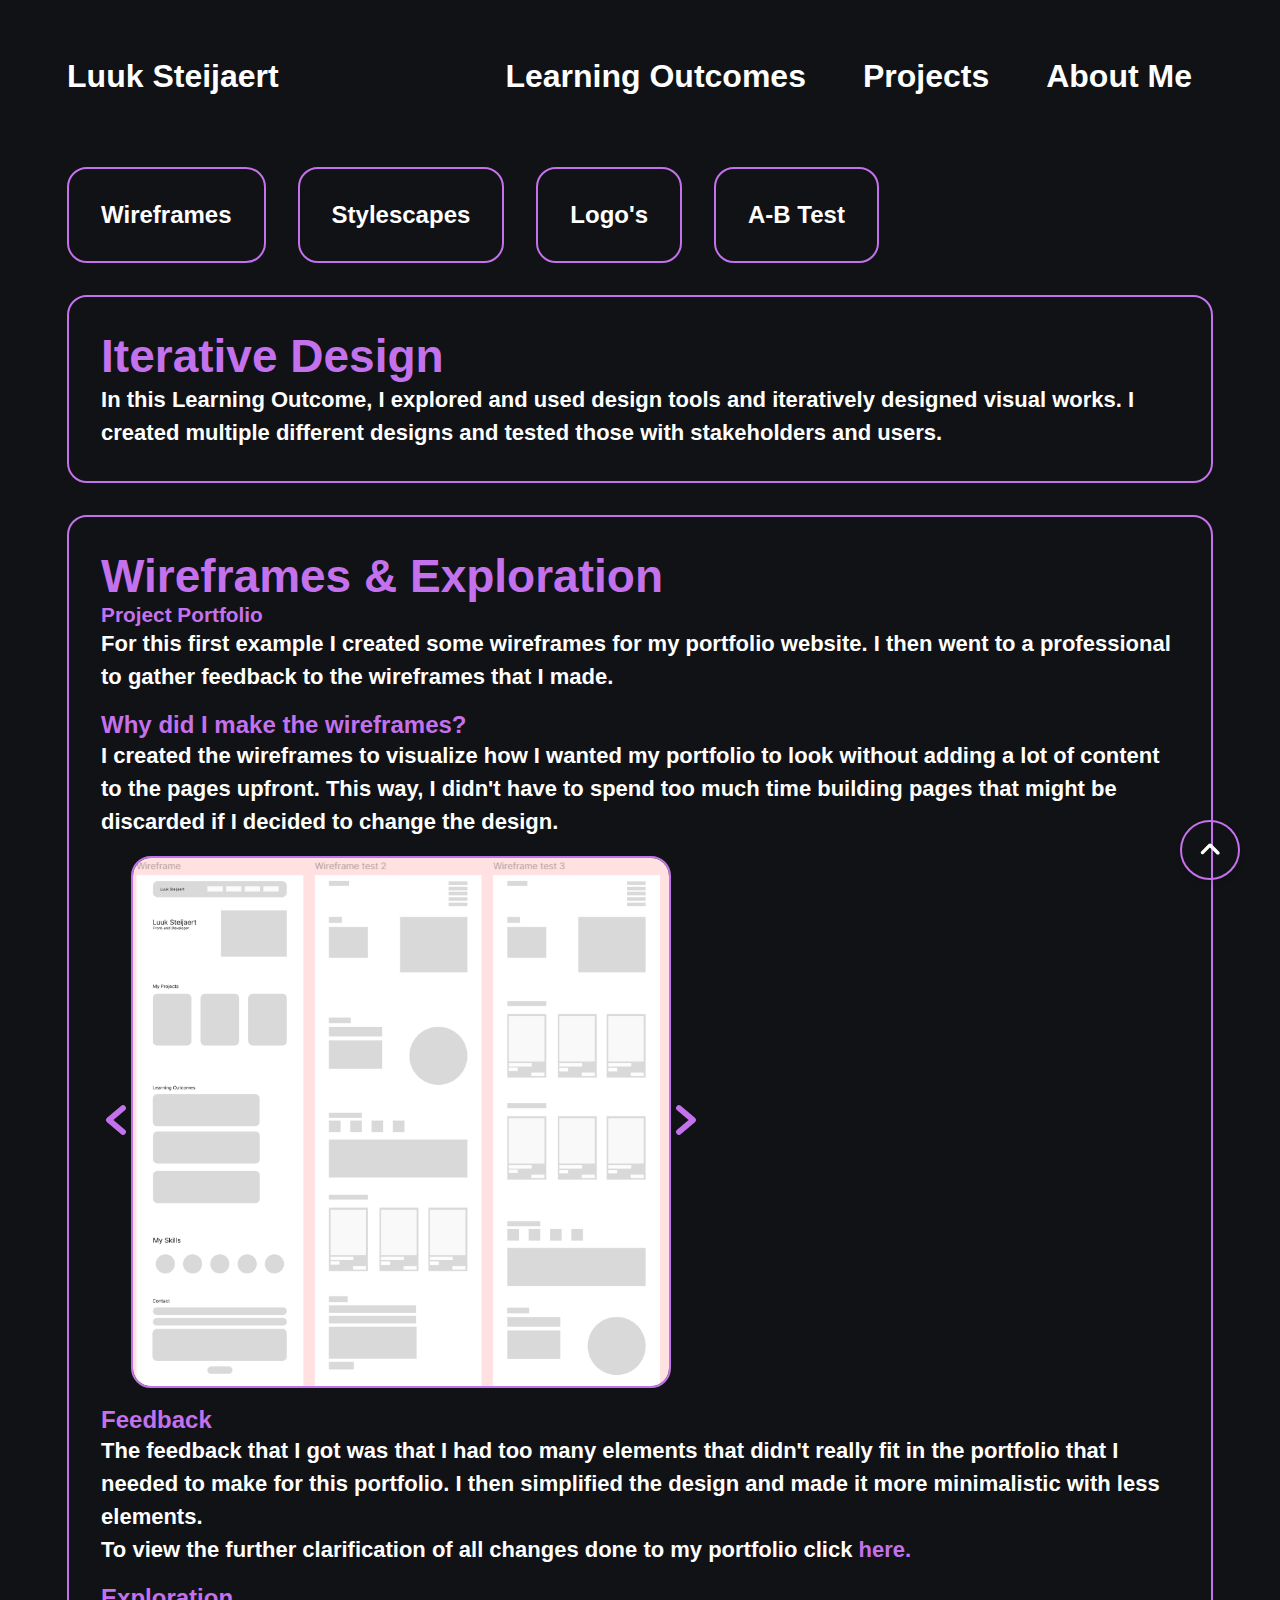
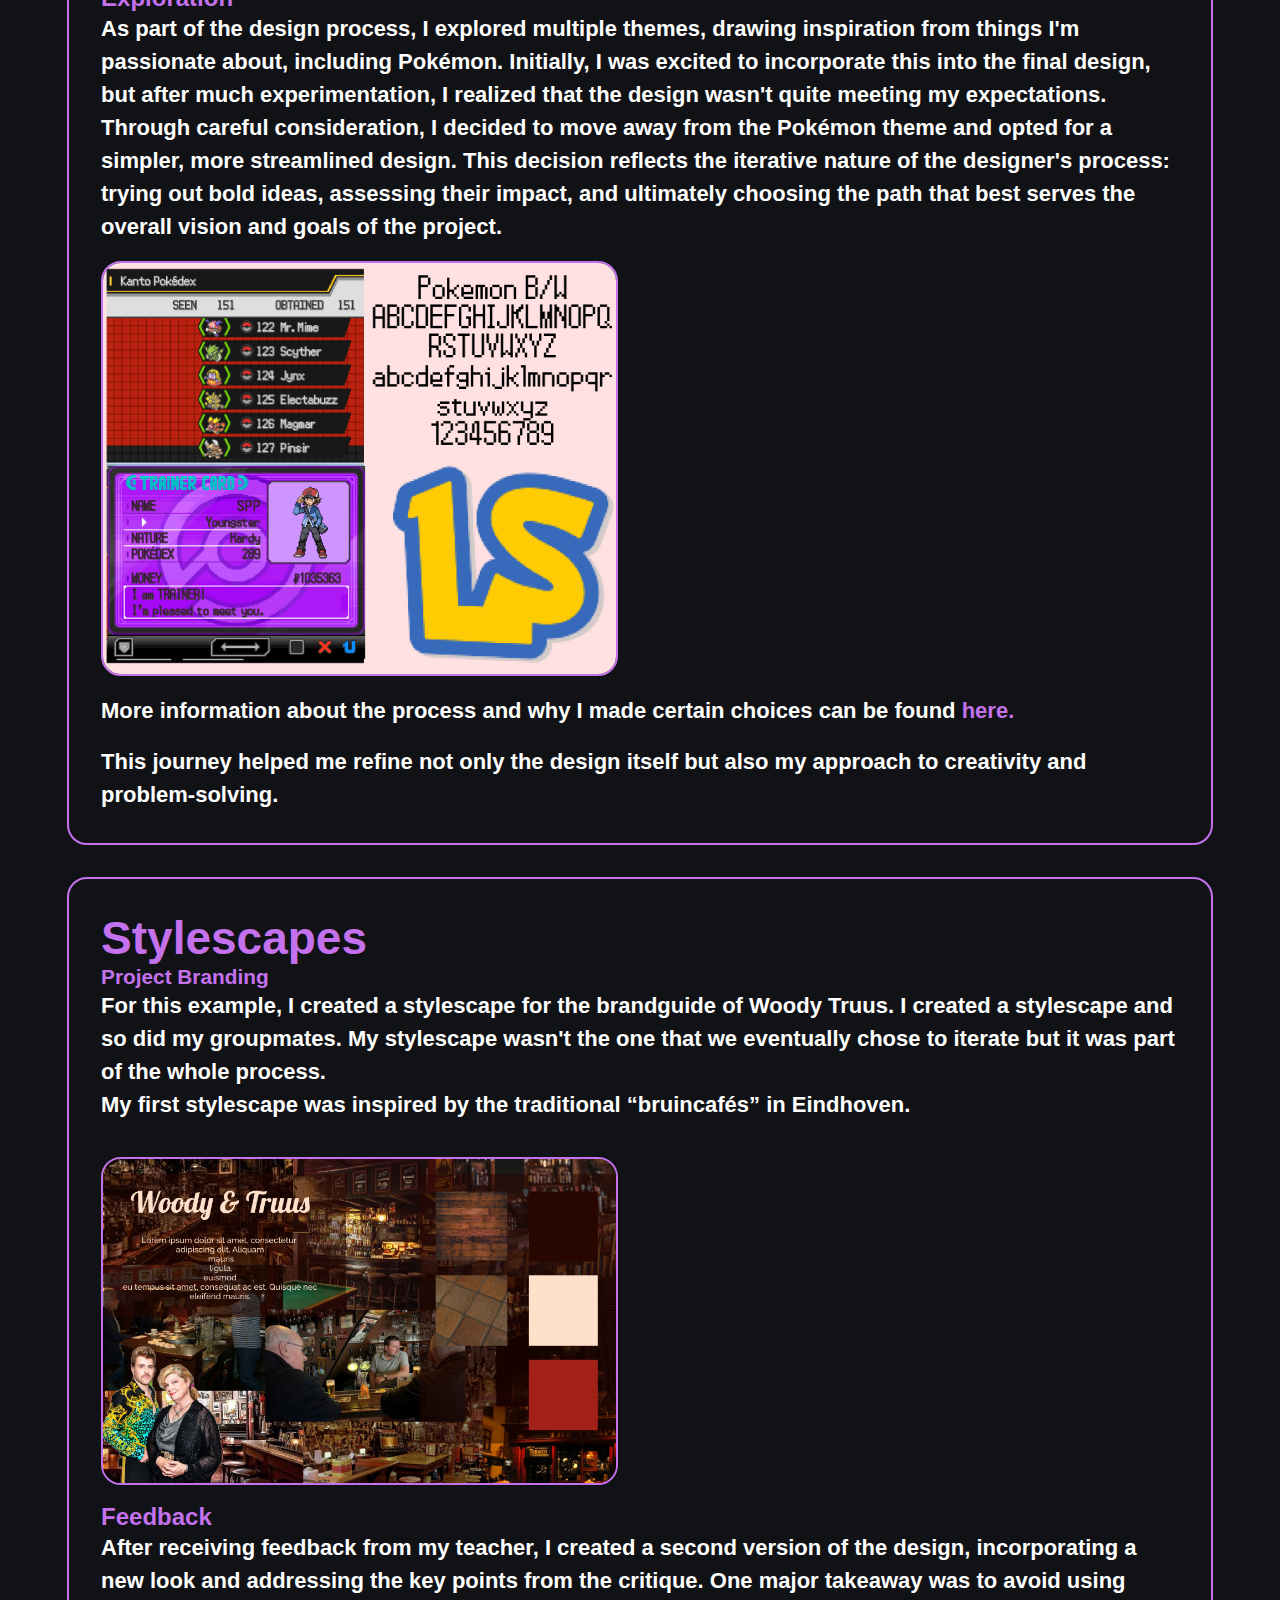
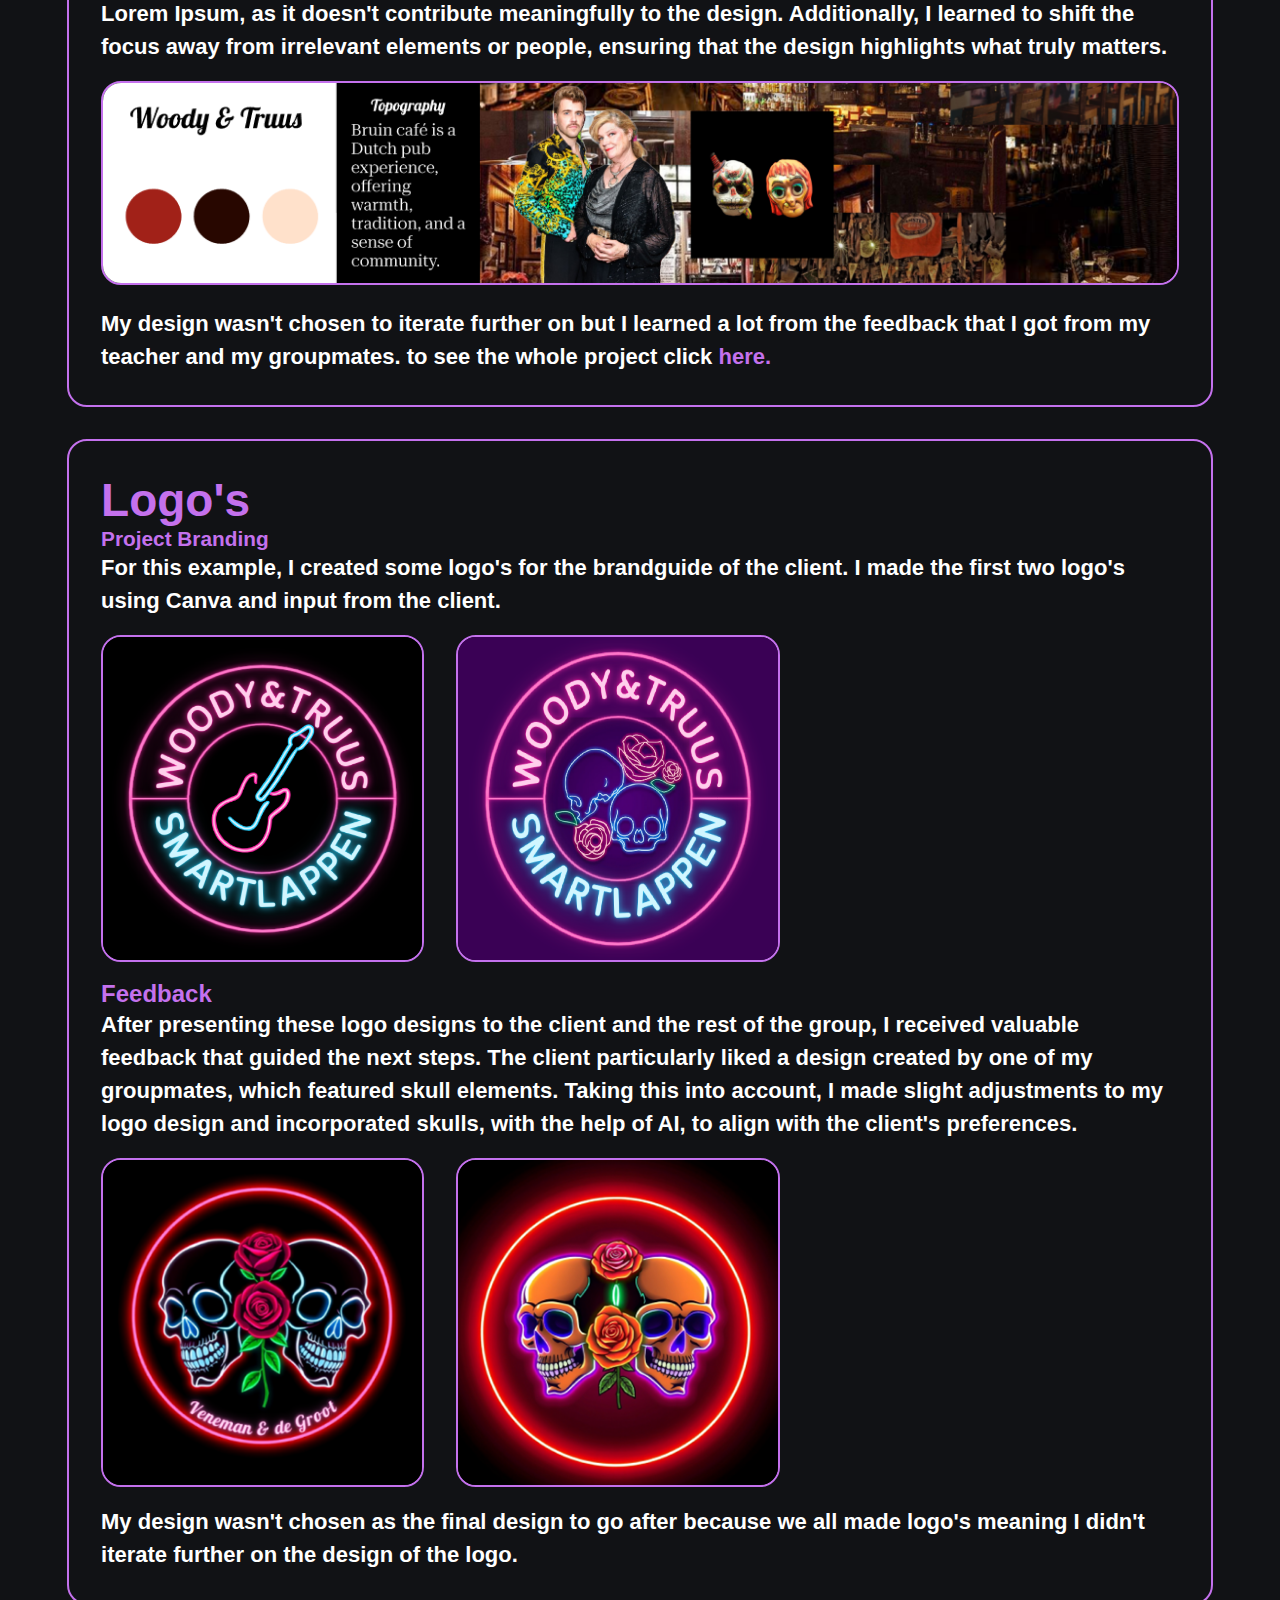
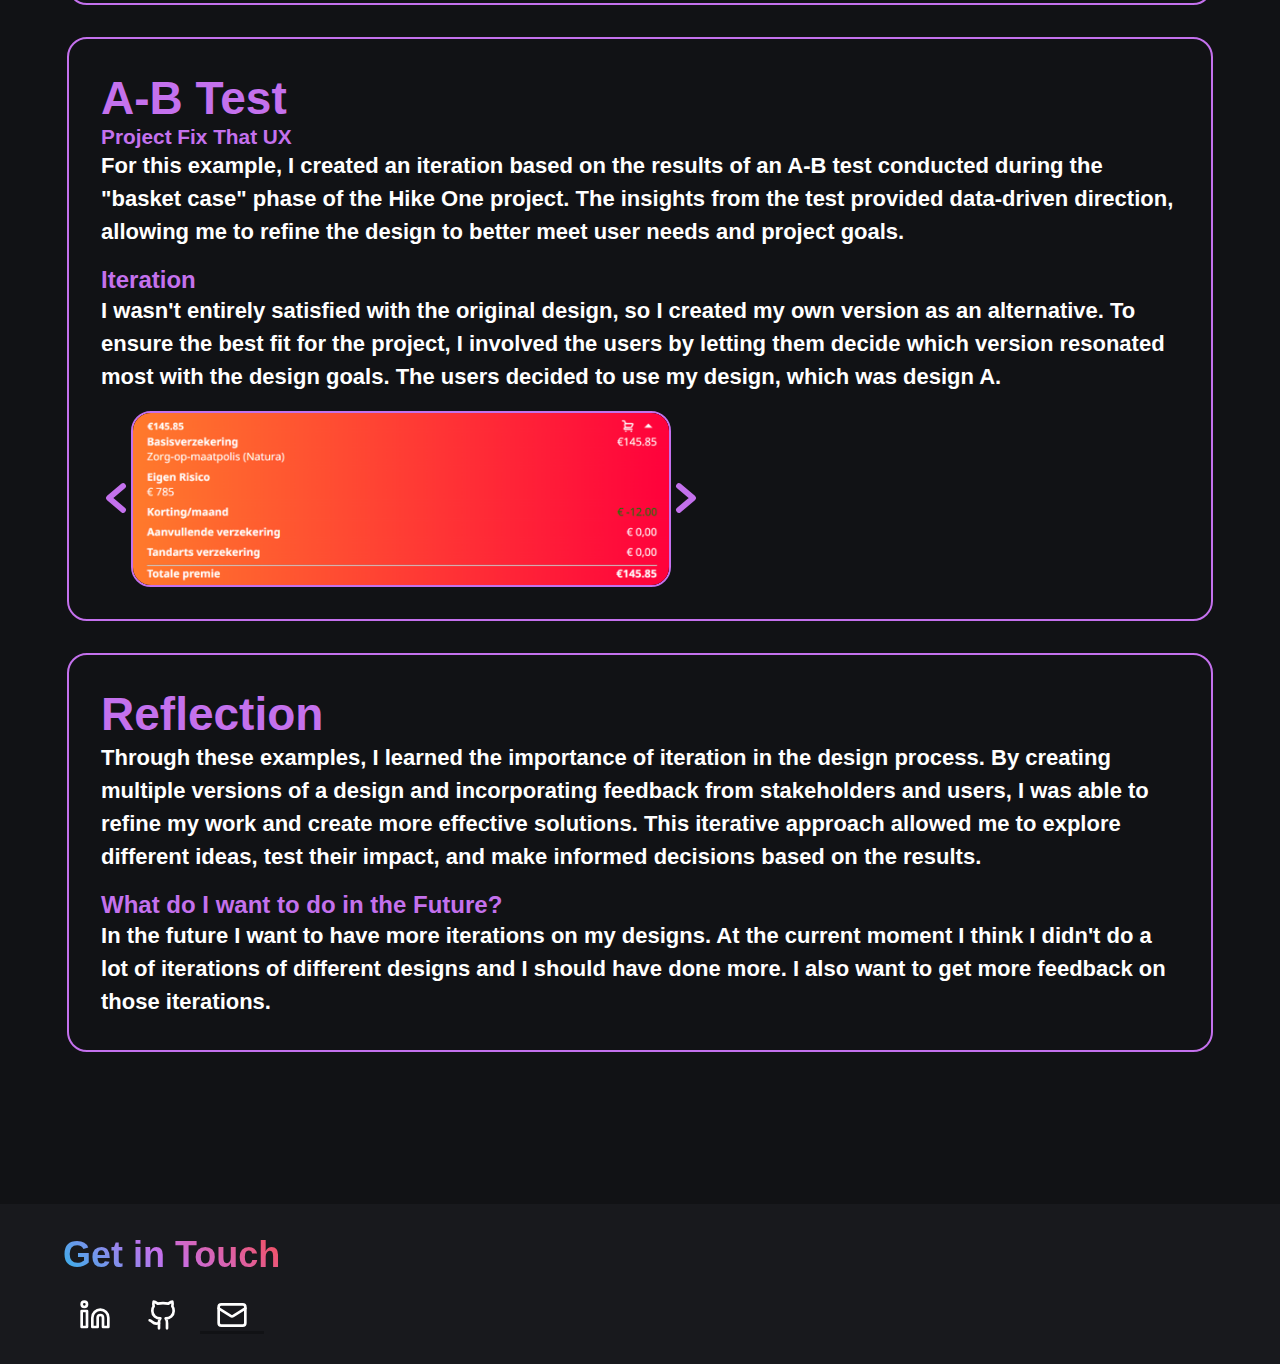
<file: iterative.html>
<!DOCTYPE html>
<html lang="en">
  <head>
    <meta charset="UTF-8" />
    <meta name="viewport" content="width=device-width, initial-scale=1.0" />
    <link rel="stylesheet" href="./styles/index.css" />
    <link rel="stylesheet" href="styles/navbar.css" />
    <link rel="stylesheet" href="styles/footer.css" />
    <link rel="stylesheet" href="styles/iterative.css" />
    <title>Iterative Learning Outcome</title>
  </head>
  <body>
    <header>
      <nav>
        <div class="navbar">
          <div class="logo">
            <a href="/">Luuk Steijaert</a>
          </div>
          <ul class="nav-items">
            <li><a href="/learningoutcome.html">Learning Outcomes</a></li>
            <li><a href="/projects.html">Projects</a></li>
            <li><a href="/aboutme.html">About Me</a></li>
          </ul>
        </div>
      </nav>
    </header>
    <div class="container">
      <div class="section-examples">
        <button onclick="location.href='#example1';" class="example-button">
          Wireframes
        </button>
        <button onclick="location.href='#example2';" class="example-button">
          Stylescapes
        </button>
        <button onclick="location.href='#example3';" class="example-button">
          Logo's
        </button>
        <button onclick="location.href='#example4';" class="example-button">
          A-B Test
        </button>
      </div>
      <div class="section">
        <h2>Iterative Design</h2>
        <p>
          In this Learning Outcome, I explored and used design tools and
          iteratively designed visual works. I created multiple different
          designs and tested those with stakeholders and users.
        </p>
      </div>

      <div id="example1" class="section">
        <h2>Wireframes &amp; Exploration</h2>
        <h4>Project Portfolio</h4>
        <p>
          For this first example I created some wireframes for my portfolio
          website. I then went to a professional to gather feedback to the
          wireframes that I made.
        </p>
        <br />
        <h3>Why did I make the wireframes?</h3>
        <p>
          I created the wireframes to visualize how I wanted my portfolio to
          look without adding a lot of content to the pages upfront. This way, I
          didn't have to spend too much time building pages that might be
          discarded if I decided to change the design.
        </p>
        <br />

        <div class="carousel-wrapper">
          <div class="carousel-container" data-gallery>
            <!-- Left Arrow Button -->
            <button class="carousel-button prev" data-gallery-prev disabled>
              <img
                class="arrowsvg-left"
                src="assets/arrow-nobg-sec.svg"
                alt="Previous Slide"
              />
            </button>
            <!-- Carousel Content -->
            <div class="carousel">
              <div class="carousel-track" data-gallery-viewport>
                <div class="carousel-slide">
                  <img src="assets/wireframes.png" alt="wireframe 1" />
                </div>
                <div class="carousel-slide">
                  <img src="assets/wireframe2.png" alt="wireframe 2" />
                </div>
              </div>
            </div>
            <!-- Right Arrow Button -->
            <button class="carousel-button next" data-gallery-next>
              <img
                class="arrowsvg-right"
                src="assets/arrow-nobg-sec.svg"
                alt="Next Slide"
              />
            </button>
          </div>
        </div>
        <br />

        <h3>Feedback</h3>
        <p>
          The feedback that I got was that I had too many elements that didn't
          really fit in the portfolio that I needed to make for this portfolio.
          I then simplified the design and made it more minimalistic with less
          elements. <br />
          To view the further clarification of all changes done to my portfolio
          click
          <a class="here-link" href="portfolio.html" target="_blank">here.</a>
        </p>

        <br />

        <h3>Exploration</h3>
        <p>
          As part of the design process, I explored multiple themes, drawing
          inspiration from things I'm passionate about, including Pokémon.
          Initially, I was excited to incorporate this into the final design,
          but after much experimentation, I realized that the design wasn't
          quite meeting my expectations.
          <br />
          Through careful consideration, I decided to move away from the Pokémon
          theme and opted for a simpler, more streamlined design. This decision
          reflects the iterative nature of the designer's process: trying out
          bold ideas, assessing their impact, and ultimately choosing the path
          that best serves the overall vision and goals of the project.
          <br />
        </p>
        <br />
        <div class="images">
          <img src="assets/pokemoninspiration.png" alt="pokemoninspiration" />
        </div>
        <br />
        <p>
          More information about the process and why I made certain choices can
          be found
          <a class="here-link" href="portfolio.html" target="_blank">here.</a>
        </p>
        <br />
        <p>
          This journey helped me refine not only the design itself but also my
          approach to creativity and problem-solving.
        </p>
      </div>

      <div id="example2" class="section">
        <h2>Stylescapes</h2>
        <h4>Project Branding</h4>
        <p>
          For this example, I created a stylescape for the brandguide of Woody
          Truus. I created a stylescape and so did my groupmates. My stylescape
          wasn't the one that we eventually chose to iterate but it was part of
          the whole process.
          <br />
          My first stylescape was inspired by the traditional “bruincafés” in
          Eindhoven.
        </p>
        <br />
        <br />
        <div class="images">
          <img src="assets/stylescape1.png" alt="stylescape1" />
        </div>
        <br />
        <h3>Feedback</h3>
        <p>
          After receiving feedback from my teacher, I created a second version
          of the design, incorporating a new look and addressing the key points
          from the critique. One major takeaway was to avoid using Lorem Ipsum,
          as it doesn't contribute meaningfully to the design. Additionally, I
          learned to shift the focus away from irrelevant elements or people,
          ensuring that the design highlights what truly matters.
        </p>
        <br />
        <div class="big-image">
          <img
            class="stylescape2"
            src="assets/stylescape2.png"
            alt="stylescape2"
          />
        </div>
        <br />
        <p>
          My design wasn't chosen to iterate further on but I learned a lot from
          the feedback that I got from my teacher and my groupmates. to see the
          whole project click
          <a class="here-link" href="branding.html" target="_blank">here.</a>
        </p>
      </div>

      <div id="example3" class="section">
        <h2>Logo's</h2>
        <h4>Project Branding</h4>
        <p>
          For this example, I created some logo's for the brandguide of the
          client. I made the first two logo's using Canva and input from the
          client.
        </p>
        <br />
        <div class="logo-images">
          <img src="assets/logo1.png" alt="logo 1 without AI" />
          <img src="assets/logo2.png" alt="logo 2 without AI" />
        </div>
        <br />
        <h3>Feedback</h3>
        <p>
          After presenting these logo designs to the client and the rest of the
          group, I received valuable feedback that guided the next steps. The
          client particularly liked a design created by one of my groupmates,
          which featured skull elements. Taking this into account, I made slight
          adjustments to my logo design and incorporated skulls, with the help
          of AI, to align with the client's preferences.
        </p>
        <br />
        <div class="logo-images">
          <img src="assets/brandguidelogo1.png" alt="logo 3 with AI" />
          <img src="assets/brandguidelogo2.png" alt="logo 4 with AI" />
        </div>
        <br />
        <p>
          My design wasn't chosen as the final design to go after because we all
          made logo's meaning I didn't iterate further on the design of the
          logo.
        </p>
      </div>

      <div id="example4" class="section">
        <h2>A-B Test</h2>
        <h4>Project Fix That UX</h4>
        <p>
          For this example, I created an iteration based on the results of an
          A-B test conducted during the "basket case" phase of the Hike One
          project. The insights from the test provided data-driven direction,
          allowing me to refine the design to better meet user needs and project
          goals.
        </p>
        <br />
        <h3>Iteration</h3>
        <p>
          I wasn't entirely satisfied with the original design, so I created my
          own version as an alternative. To ensure the best fit for the project,
          I involved the users by letting them decide which version resonated
          most with the design goals. The users decided to use my design, which
          was design A.
        </p>
        <br />
        <div class="carousel-wrapper">
          <div class="carousel-container" data-gallery>
            <!-- Left Arrow Button -->
            <button class="carousel-button prev" data-gallery-prev disabled>
              <img
                class="arrowsvg-left"
                src="assets/arrow-nobg-sec.svg"
                alt="Previous Slide"
              />
            </button>
            <!-- Carousel Content -->
            <div class="carousel">
              <div class="carousel-track" data-gallery-viewport>
                <div class="carousel-slide">
                  <img src="assets/basketA.png" alt="Basket A" />
                </div>
                <div class="carousel-slide">
                  <img src="assets/basketB.png" alt="Basket B" />
                </div>
              </div>
            </div>
            <!-- Right Arrow Button -->
            <button class="carousel-button next" data-gallery-next>
              <img
                class="arrowsvg-right"
                src="assets/arrow-nobg-sec.svg"
                alt="Next Slide"
              />
            </button>
          </div>
        </div>
      </div>

      <div class="section">
        <h2>Reflection</h2>
        <p>
          Through these examples, I learned the importance of iteration in the
          design process. By creating multiple versions of a design and
          incorporating feedback from stakeholders and users, I was able to
          refine my work and create more effective solutions. This iterative
          approach allowed me to explore different ideas, test their impact, and
          make informed decisions based on the results.
        </p>
        <br />
        <h3>What do I want to do in the Future?</h3>

        <p>
          In the future I want to have more iterations on my designs. At the
          current moment I think I didn't do a lot of iterations of different
          designs and I should have done more. I also want to get more feedback
          on those iterations.
        </p>
      </div>
    </div>
    <button id="scrollToTopBtn">
      <img
        class="topbtn"
        src="assets/angle-up-svgrepo-com.svg"
        alt="arrow up"
      />
    </button>
    <footer>
      <div class="footer-wrapper">
        <h2 class="footer-h2">Get in Touch</h2>
        <div class="footer-icon">
          <a
            class="footer-link"
            href="https://www.linkedin.com/in/luuk-steijaert-028702287/"
            target="_blank"
          >
            <svg
              xmlns="http://www.w3.org/2000/svg"
              width="24"
              height="24"
              viewBox="0 0 24 24"
              fill="none"
              stroke="currentColor"
              stroke-width="2"
              stroke-linecap="round"
              stroke-linejoin="round"
              class="lucide lucide-linkedin"
            >
              <path
                d="M16 8a6 6 0 0 1 6 6v7h-4v-7a2 2 0 0 0-2-2 2 2 0 0 0-2 2v7h-4v-7a6 6 0 0 1 6-6z"
              />
              <rect width="4" height="12" x="2" y="9" />
              <circle cx="4" cy="4" r="2" />
            </svg>
          </a>

          <a
            class="footer-link"
            href="https://github.com/LuukyPuuky"
            target="_blank"
          >
            <svg
              xmlns="http://www.w3.org/2000/svg"
              width="24"
              height="24"
              viewBox="0 0 24 24"
              fill="none"
              stroke="currentColor"
              stroke-width="2"
              stroke-linecap="round"
              stroke-linejoin="round"
              class="lucide lucide-github"
            >
              <path
                d="M15 22v-4a4.8 4.8 0 0 0-1-3.5c3 0 6-2 6-5.5.08-1.25-.27-2.48-1-3.5.28-1.15.28-2.35 0-3.5 0 0-1 0-3 1.5-2.64-.5-5.36-.5-8 0C6 2 5 2 5 2c-.3 1.15-.3 2.35 0 3.5A5.403 5.403 0 0 0 4 9c0 3.5 3 5.5 6 5.5-.39.49-.68 1.05-.85 1.65-.17.6-.22 1.23-.15 1.85v4"
              />
              <path d="M9 18c-4.51 2-5-2-7-2" />
            </svg>
          </a>
          <a
            href="mailto:l.steijaert@student.fontys.nl
          "
          >
            <svg
              xmlns="http://www.w3.org/2000/svg"
              width="24"
              height="24"
              viewBox="0 0 24 24"
              fill="none"
              stroke="currentColor"
              stroke-width="2"
              stroke-linecap="round"
              stroke-linejoin="round"
              class="lucide lucide-mail"
            >
              <rect width="20" height="16" x="2" y="4" rx="2" />
              <path d="m22 7-8.97 5.7a1.94 1.94 0 0 1-2.06 0L2 7" />
            </svg>
          </a>
        </div>
      </div>
    </footer>
    <script src="scripts/script.js"></script>
    <script src="./scripts/scrollbutton.js"></script>
  </body>
</html>
</file>
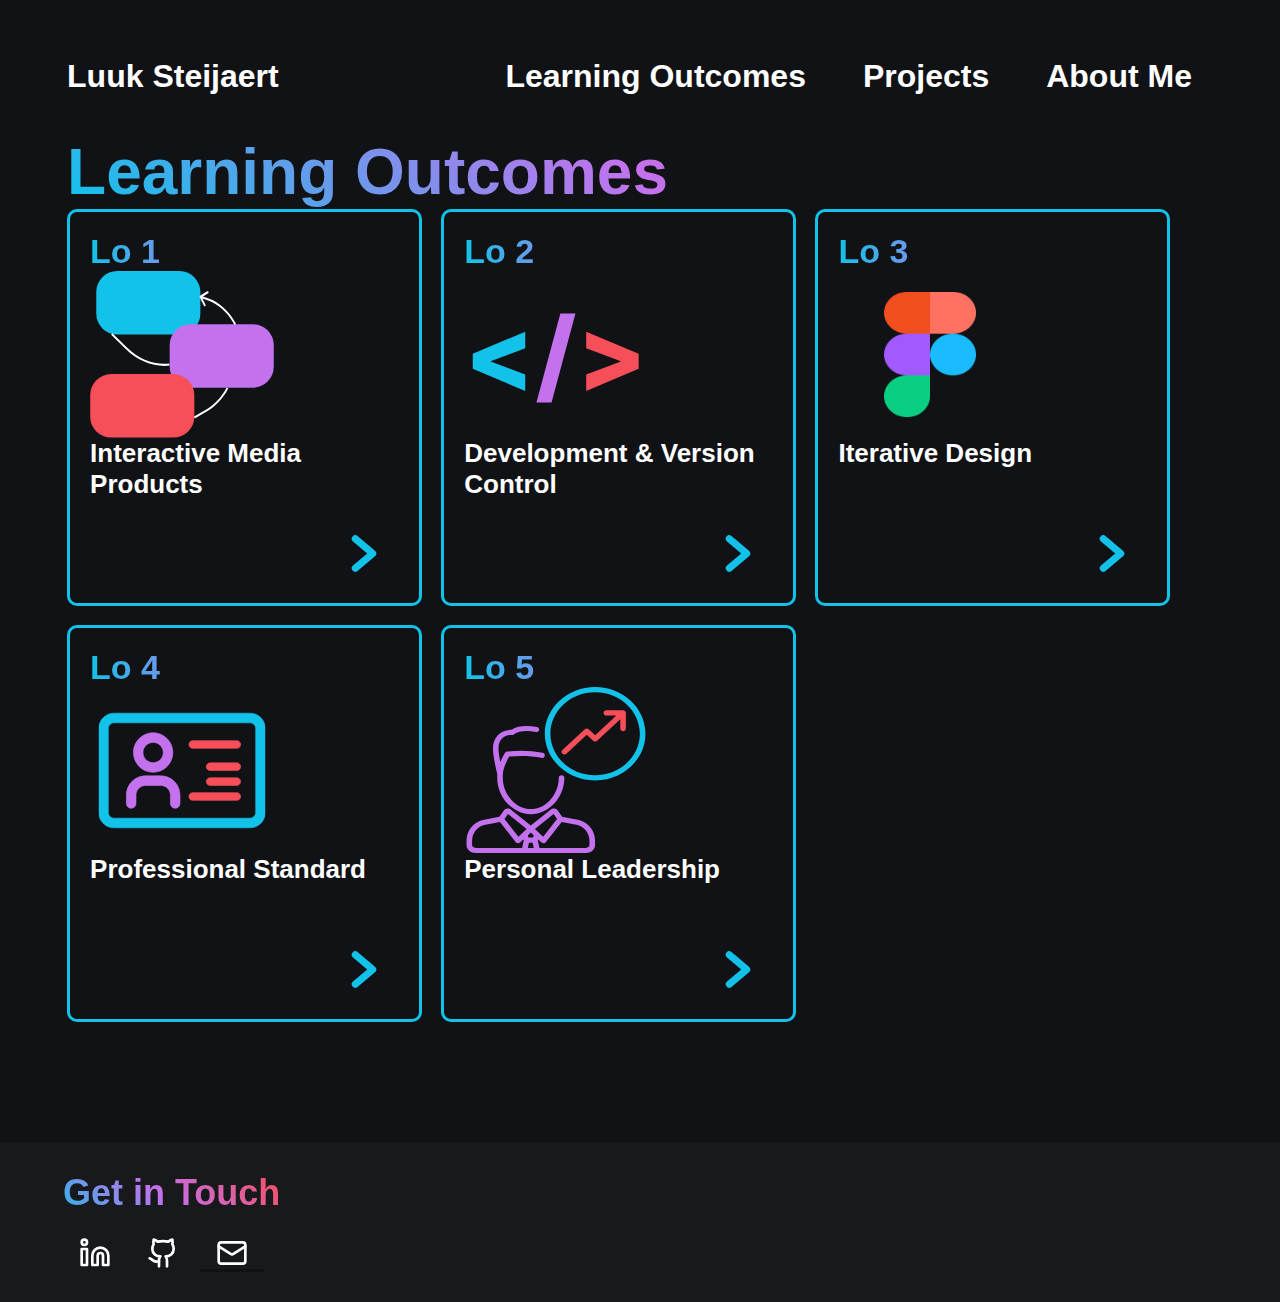
<file: learningoutcome.html>
<!DOCTYPE html>
<html lang="en">
  <head>
    <meta charset="UTF-8" />
    <meta name="viewport" content="width=device-width, initial-scale=1.0" />
    <title>Learning Outcomes</title>
    <link rel="stylesheet" href="styles/learningoutcome.css" />
    <link rel="stylesheet" href="styles/footer.css" />
    <link rel="stylesheet" href="styles/navbar.css" />
  </head>
  <body>
    <header>
      <nav>
        <div class="navbar">
          <div class="logo">
            <a href="/">Luuk Steijaert</a>
          </div>
          <ul class="nav-items">
            <li><a href="/learningoutcome.html">Learning Outcomes</a></li>
            <li><a href="/projects.html">Projects</a></li>
            <li><a href="/aboutme.html">About Me</a></li>
          </ul>
        </div>
      </nav>
    </header>
    <div class="container">
      <h2 class="container-title">Learning Outcomes</h2>
      <div class="grid">
        <a href="interactive.html">
          <div class="card">
            <h3 class="card-title">Lo 1</h3>
            <img
              class="big-image"
              alt="Interactive Media Products icon"
              src="assets/interactive.svg"
            />
            <p class="card-sub-title">Interactive Media Products</p>
            <div class="wrapper-img">
              <img src="assets/arrow.svg" alt="arrow" />
            </div>
          </div>
        </a>
        <a href="development.html">
          <div class="card">
            <h3 class="card-title">Lo 2</h3>
            <img
              class="big-image"
              alt="Development &amp; Version Control icon"
              src="assets/development.svg"
            />
            <p class="card-sub-title">Development &amp; Version Control</p>
            <div class="wrapper-img">
              <img src="assets/arrow.svg" alt="arrow" />
            </div>
          </div>
        </a>
        <a href="iterative.html">
          <div class="card">
            <h3 class="card-title">Lo 3</h3>
            <img class="big-image" alt="Design icon" src="assets/figma.png" />
            <p class="card-sub-title">Iterative Design</p>
            <div class="wrapper-img">
              <img src="assets/arrow.svg" alt="arrow" />
            </div>
          </div>
        </a>
        <a href="professional.html">
          <div class="card">
            <h3 class="card-title">Lo 4</h3>
            <img
              class="big-image"
              alt="Professional Standard icon"
              src="assets/professional.svg"
            />
            <p class="card-sub-title">Professional Standard</p>
            <div class="wrapper-img">
              <img src="assets/arrow.svg" alt="arrow" />
            </div>
          </div>
        </a>
        <a href="personal.html">
          <div class="card">
            <h3 class="card-title">Lo 5</h3>
            <img
              class="big-image"
              alt="Personal Leadership icon"
              src="assets/personal.svg"
            />
            <p class="card-sub-title">Personal Leadership</p>

            <div class="wrapper-img">
              <img src="assets/arrow.svg" alt="arrow" />
            </div>
          </div>
        </a>
      </div>
    </div>
    <footer>
      <div class="footer-wrapper">
        <h2 class="footer-h2">Get in Touch</h2>
        <div class="footer-icon">
          <a
            class="footer-link"
            href="https://www.linkedin.com/in/luuk-steijaert-028702287/"
            target="_blank"
          >
            <svg
              xmlns="http://www.w3.org/2000/svg"
              width="24"
              height="24"
              viewBox="0 0 24 24"
              fill="none"
              stroke="currentColor"
              stroke-width="2"
              stroke-linecap="round"
              stroke-linejoin="round"
              class="lucide lucide-linkedin"
            >
              <path
                d="M16 8a6 6 0 0 1 6 6v7h-4v-7a2 2 0 0 0-2-2 2 2 0 0 0-2 2v7h-4v-7a6 6 0 0 1 6-6z"
              />
              <rect width="4" height="12" x="2" y="9" />
              <circle cx="4" cy="4" r="2" />
            </svg>
          </a>

          <a
            class="footer-link"
            href="https://github.com/LuukyPuuky"
            target="_blank"
          >
            <svg
              xmlns="http://www.w3.org/2000/svg"
              width="24"
              height="24"
              viewBox="0 0 24 24"
              fill="none"
              stroke="currentColor"
              stroke-width="2"
              stroke-linecap="round"
              stroke-linejoin="round"
              class="lucide lucide-github"
            >
              <path
                d="M15 22v-4a4.8 4.8 0 0 0-1-3.5c3 0 6-2 6-5.5.08-1.25-.27-2.48-1-3.5.28-1.15.28-2.35 0-3.5 0 0-1 0-3 1.5-2.64-.5-5.36-.5-8 0C6 2 5 2 5 2c-.3 1.15-.3 2.35 0 3.5A5.403 5.403 0 0 0 4 9c0 3.5 3 5.5 6 5.5-.39.49-.68 1.05-.85 1.65-.17.6-.22 1.23-.15 1.85v4"
              />
              <path d="M9 18c-4.51 2-5-2-7-2" />
            </svg>
          </a>
          <a
            href="mailto:l.steijaert@student.fontys.nl
          "
          >
            <svg
              xmlns="http://www.w3.org/2000/svg"
              width="24"
              height="24"
              viewBox="0 0 24 24"
              fill="none"
              stroke="currentColor"
              stroke-width="2"
              stroke-linecap="round"
              stroke-linejoin="round"
              class="lucide lucide-mail"
            >
              <rect width="20" height="16" x="2" y="4" rx="2" />
              <path d="m22 7-8.97 5.7a1.94 1.94 0 0 1-2.06 0L2 7" />
            </svg>
          </a>
        </div>
      </div>
    </footer>
  </body>
</html>
</file>
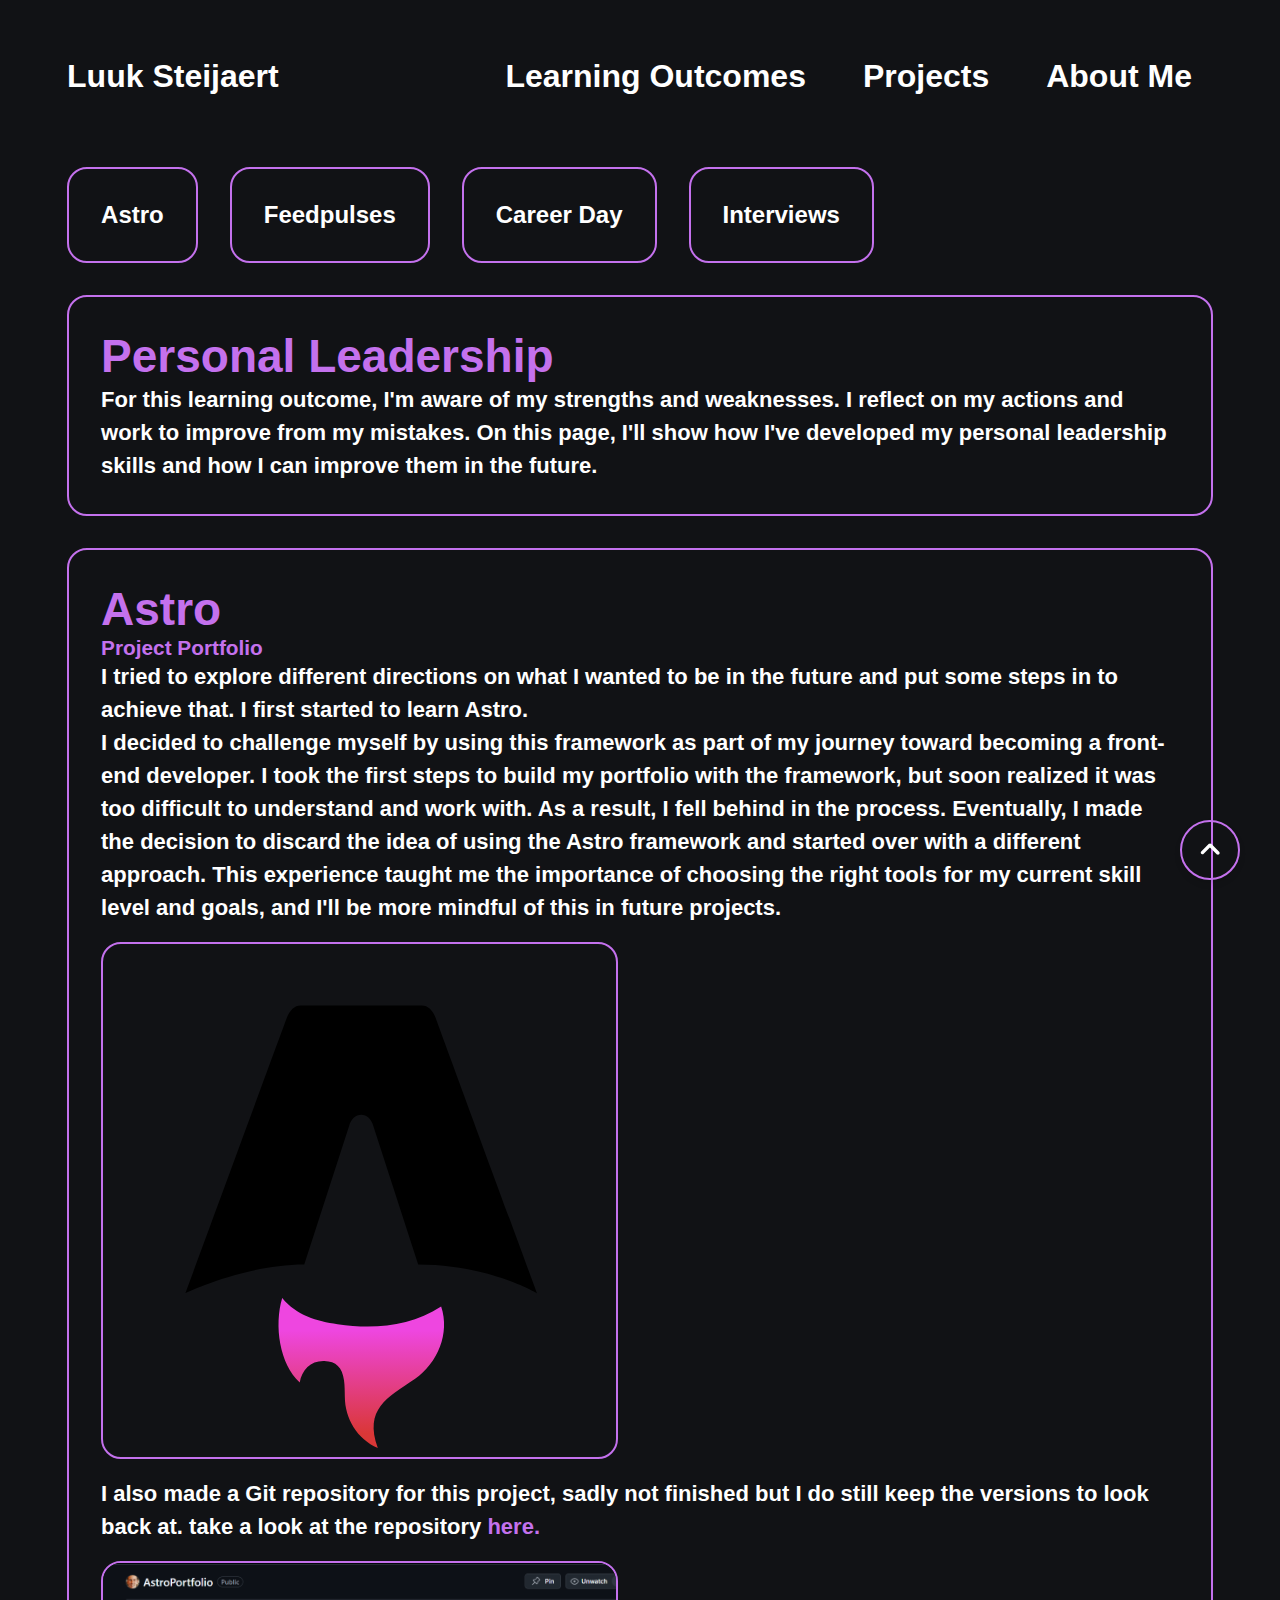
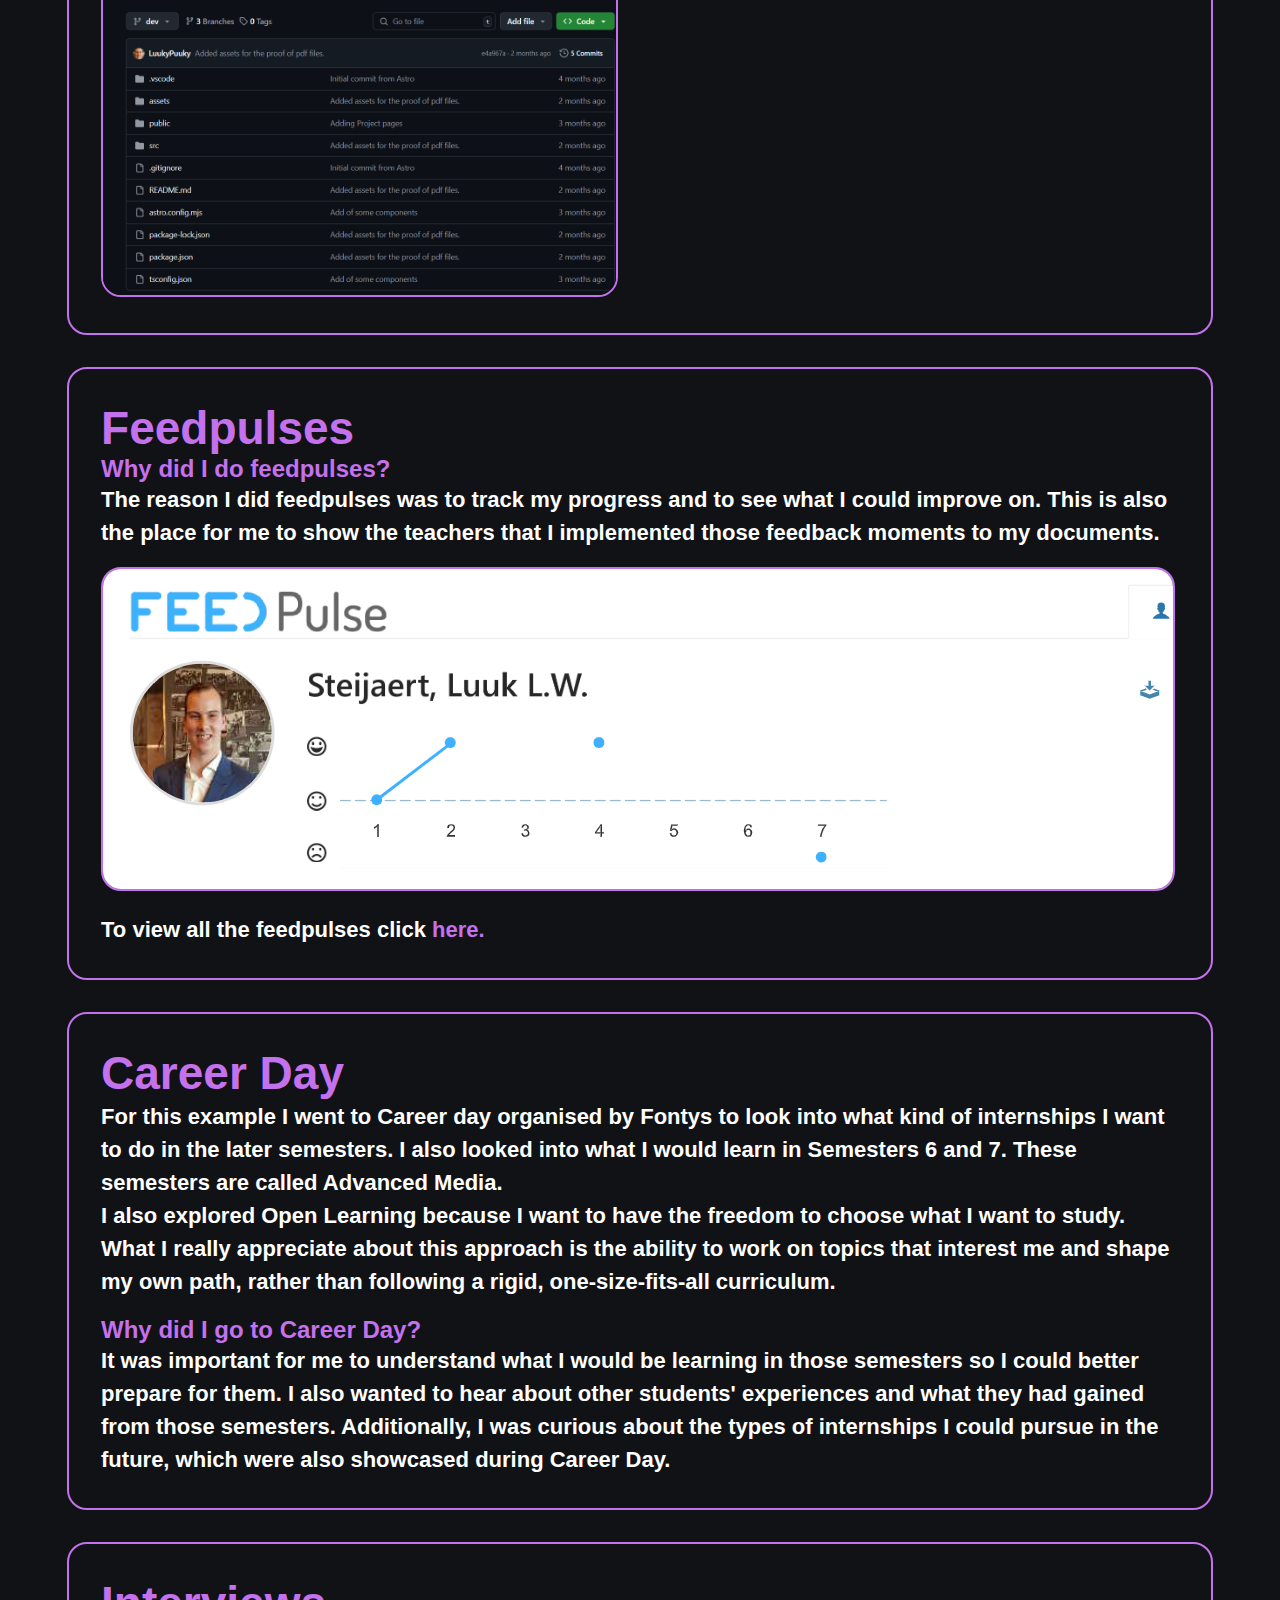
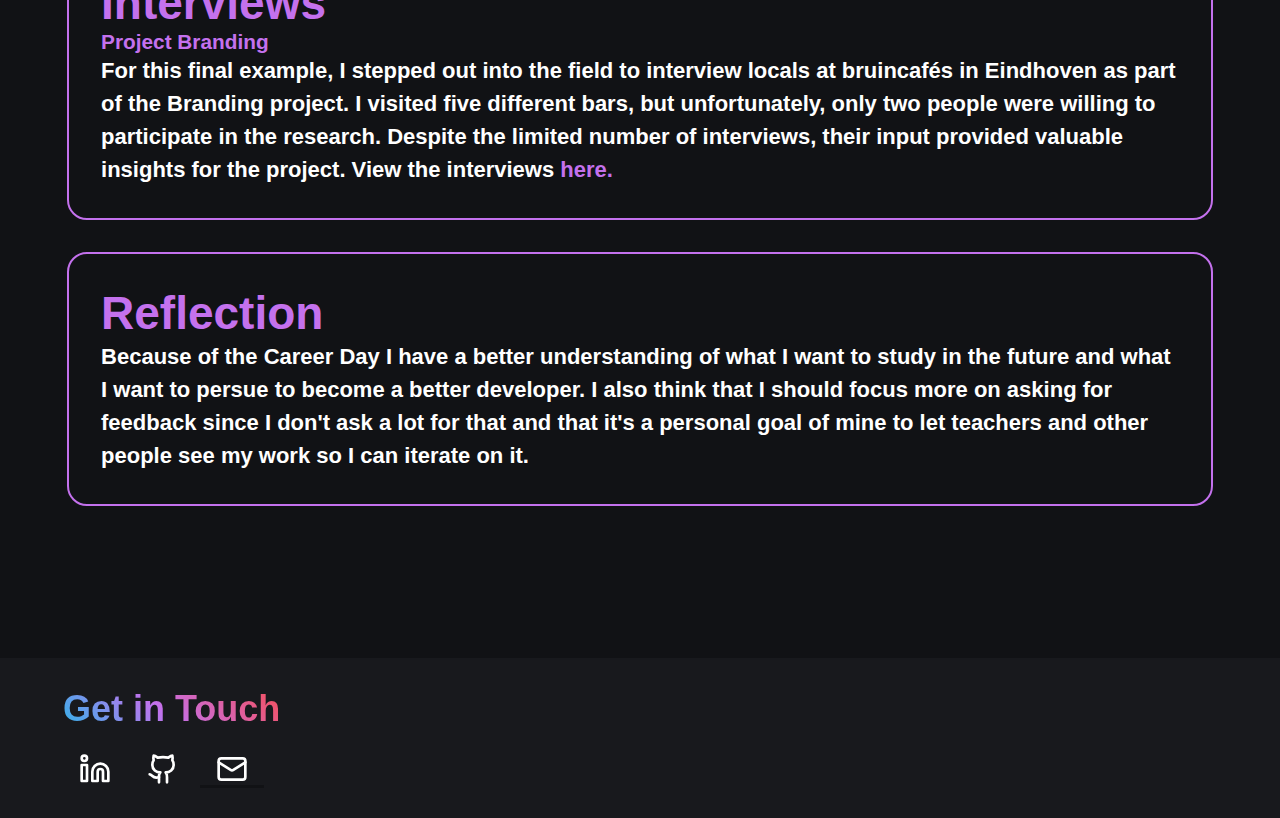
<file: personal.html>
<!DOCTYPE html>
<html lang="en">
  <head>
    <meta charset="UTF-8" />
    <meta name="viewport" content="width=device-width, initial-scale=1.0" />
    <link rel="stylesheet" href="./styles/index.css" />
    <link rel="stylesheet" href="styles/navbar.css" />
    <link rel="stylesheet" href="styles/footer.css" />
    <link rel="stylesheet" href="styles/personal.css" />
    <title>Personal Leadership Learning Outcome</title>
  </head>
  <body>
    <header>
      <nav>
        <div class="navbar">
          <div class="logo">
            <a href="/">Luuk Steijaert</a>
          </div>
          <ul class="nav-items">
            <li><a href="/learningoutcome.html">Learning Outcomes</a></li>
            <li><a href="/projects.html">Projects</a></li>
            <li><a href="/aboutme.html">About Me</a></li>
          </ul>
        </div>
      </nav>
    </header>
    <div class="container">
      <div class="section-examples">
        <button onclick="location.href='#example1';" class="example-button">
          Astro
        </button>
        <button onclick="location.href='#example2';" class="example-button">
          Feedpulses
        </button>
        <button onclick="location.href='#example3';" class="example-button">
          Career Day
        </button>
        <button onclick="location.href='#example4';" class="example-button">
          Interviews
        </button>
      </div>
      <div class="section">
        <h2>Personal Leadership</h2>
        <p>
          For this learning outcome, I'm aware of my strengths and weaknesses. I
          reflect on my actions and work to improve from my mistakes. On this
          page, I'll show how I've developed my personal leadership skills and
          how I can improve them in the future.
        </p>
      </div>

      <div id="example1" class="section">
        <h2>Astro</h2>
        <h4>Project Portfolio</h4>
        <p>
          I tried to explore different directions on what I wanted to be in the
          future and put some steps in to achieve that. I first started to learn
          Astro.
          <br />
          I decided to challenge myself by using this framework as part of my
          journey toward becoming a front-end developer. I took the first steps
          to build my portfolio with the framework, but soon realized it was too
          difficult to understand and work with. As a result, I fell behind in
          the process. Eventually, I made the decision to discard the idea of
          using the Astro framework and started over with a different approach.
          This experience taught me the importance of choosing the right tools
          for my current skill level and goals, and I'll be more mindful of this
          in future projects.
        </p>
        <br />
        <div class="images">
          <img
            class="astro-logo"
            src="assets/astro-framework.svg"
            alt="astrologo"
          />
        </div>
        <br />
        <p>
          I also made a Git repository for this project, sadly not finished but
          I do still keep the versions to look back at. take a look at the
          repository
          <a
            class="here-link"
            href="https://github.com/LuukyPuuky/AstroPortfolio"
            target="_blank"
            >here.</a
          >
        </p>
        <br />
        <img
          class="astrogit"
          src="assets/astrogithubtry.png"
          alt="githubttryout"
        />
      </div>

      <div id="example2" class="section">
        <h2>Feedpulses</h2>
        <h3>Why did I do feedpulses?</h3>
        <p>
          The reason I did feedpulses was to track my progress and to see what I
          could improve on. This is also the place for me to show the teachers
          that I implemented those feedback moments to my documents.
        </p>
        <br />
        <div>
          <img class="feedpulses" src="assets/feedpulse.png" alt="feedpulses" />
        </div>
        <br />
        <p>
          To view all the feedpulses click
          <a
            class="here-link"
            href="docs/Portfolio/feedpulse.pdf"
            target="_blank"
            >here.</a
          >
        </p>
      </div>

      <div id="example3" class="section">
        <h2>Career Day</h2>
        <p>
          For this example I went to Career day organised by Fontys to look into
          what kind of internships I want to do in the later semesters. I also
          looked into what I would learn in Semesters 6 and 7. These semesters
          are called Advanced Media.
          <br />
          I also explored Open Learning because I want to have the freedom to
          choose what I want to study. What I really appreciate about this
          approach is the ability to work on topics that interest me and shape
          my own path, rather than following a rigid, one-size-fits-all
          curriculum.
        </p>
        <br />
        <h3>Why did I go to Career Day?</h3>
        <p>
          It was important for me to understand what I would be learning in
          those semesters so I could better prepare for them. I also wanted to
          hear about other students' experiences and what they had gained from
          those semesters. Additionally, I was curious about the types of
          internships I could pursue in the future, which were also showcased
          during Career Day.
        </p>
      </div>

      <div id="example4" class="section">
        <h2>Interviews</h2>
        <h4>Project Branding</h4>
        <p>
          For this final example, I stepped out into the field to interview
          locals at bruincafés in Eindhoven as part of the Branding project. I
          visited five different bars, but unfortunately, only two people were
          willing to participate in the research. Despite the limited number of
          interviews, their input provided valuable insights for the project.
          View the interviews
          <a
            class="here-link"
            href="docs/Branding/Interviews.pdf"
            target="_blank"
            >here.</a
          >
        </p>
      </div>

      <div class="section">
        <h2>Reflection</h2>
        <p>
          Because of the Career Day I have a better understanding of what I want
          to study in the future and what I want to persue to become a better
          developer. I also think that I should focus more on asking for
          feedback since I don't ask a lot for that and that it's a personal
          goal of mine to let teachers and other people see my work so I can
          iterate on it.
        </p>
      </div>
    </div>
    <button id="scrollToTopBtn">
      <img
        class="topbtn"
        src="assets/angle-up-svgrepo-com.svg"
        alt="arrow up"
      />
    </button>
    <footer>
      <div class="footer-wrapper">
        <h2 class="footer-h2">Get in Touch</h2>
        <div class="footer-icon">
          <a
            class="footer-link"
            href="https://www.linkedin.com/in/luuk-steijaert-028702287/"
            target="_blank"
          >
            <svg
              xmlns="http://www.w3.org/2000/svg"
              width="24"
              height="24"
              viewBox="0 0 24 24"
              fill="none"
              stroke="currentColor"
              stroke-width="2"
              stroke-linecap="round"
              stroke-linejoin="round"
              class="lucide lucide-linkedin"
            >
              <path
                d="M16 8a6 6 0 0 1 6 6v7h-4v-7a2 2 0 0 0-2-2 2 2 0 0 0-2 2v7h-4v-7a6 6 0 0 1 6-6z"
              />
              <rect width="4" height="12" x="2" y="9" />
              <circle cx="4" cy="4" r="2" />
            </svg>
          </a>

          <a
            class="footer-link"
            href="https://github.com/LuukyPuuky"
            target="_blank"
          >
            <svg
              xmlns="http://www.w3.org/2000/svg"
              width="24"
              height="24"
              viewBox="0 0 24 24"
              fill="none"
              stroke="currentColor"
              stroke-width="2"
              stroke-linecap="round"
              stroke-linejoin="round"
              class="lucide lucide-github"
            >
              <path
                d="M15 22v-4a4.8 4.8 0 0 0-1-3.5c3 0 6-2 6-5.5.08-1.25-.27-2.48-1-3.5.28-1.15.28-2.35 0-3.5 0 0-1 0-3 1.5-2.64-.5-5.36-.5-8 0C6 2 5 2 5 2c-.3 1.15-.3 2.35 0 3.5A5.403 5.403 0 0 0 4 9c0 3.5 3 5.5 6 5.5-.39.49-.68 1.05-.85 1.65-.17.6-.22 1.23-.15 1.85v4"
              />
              <path d="M9 18c-4.51 2-5-2-7-2" />
            </svg>
          </a>
          <a
            href="mailto:l.steijaert@student.fontys.nl
          "
          >
            <svg
              xmlns="http://www.w3.org/2000/svg"
              width="24"
              height="24"
              viewBox="0 0 24 24"
              fill="none"
              stroke="currentColor"
              stroke-width="2"
              stroke-linecap="round"
              stroke-linejoin="round"
              class="lucide lucide-mail"
            >
              <rect width="20" height="16" x="2" y="4" rx="2" />
              <path d="m22 7-8.97 5.7a1.94 1.94 0 0 1-2.06 0L2 7" />
            </svg>
          </a>
        </div>
      </div>
    </footer>
    <script src="scripts/script.js"></script>
    <script src="./scripts/scrollbutton.js"></script>
  </body>
</html>
</file>
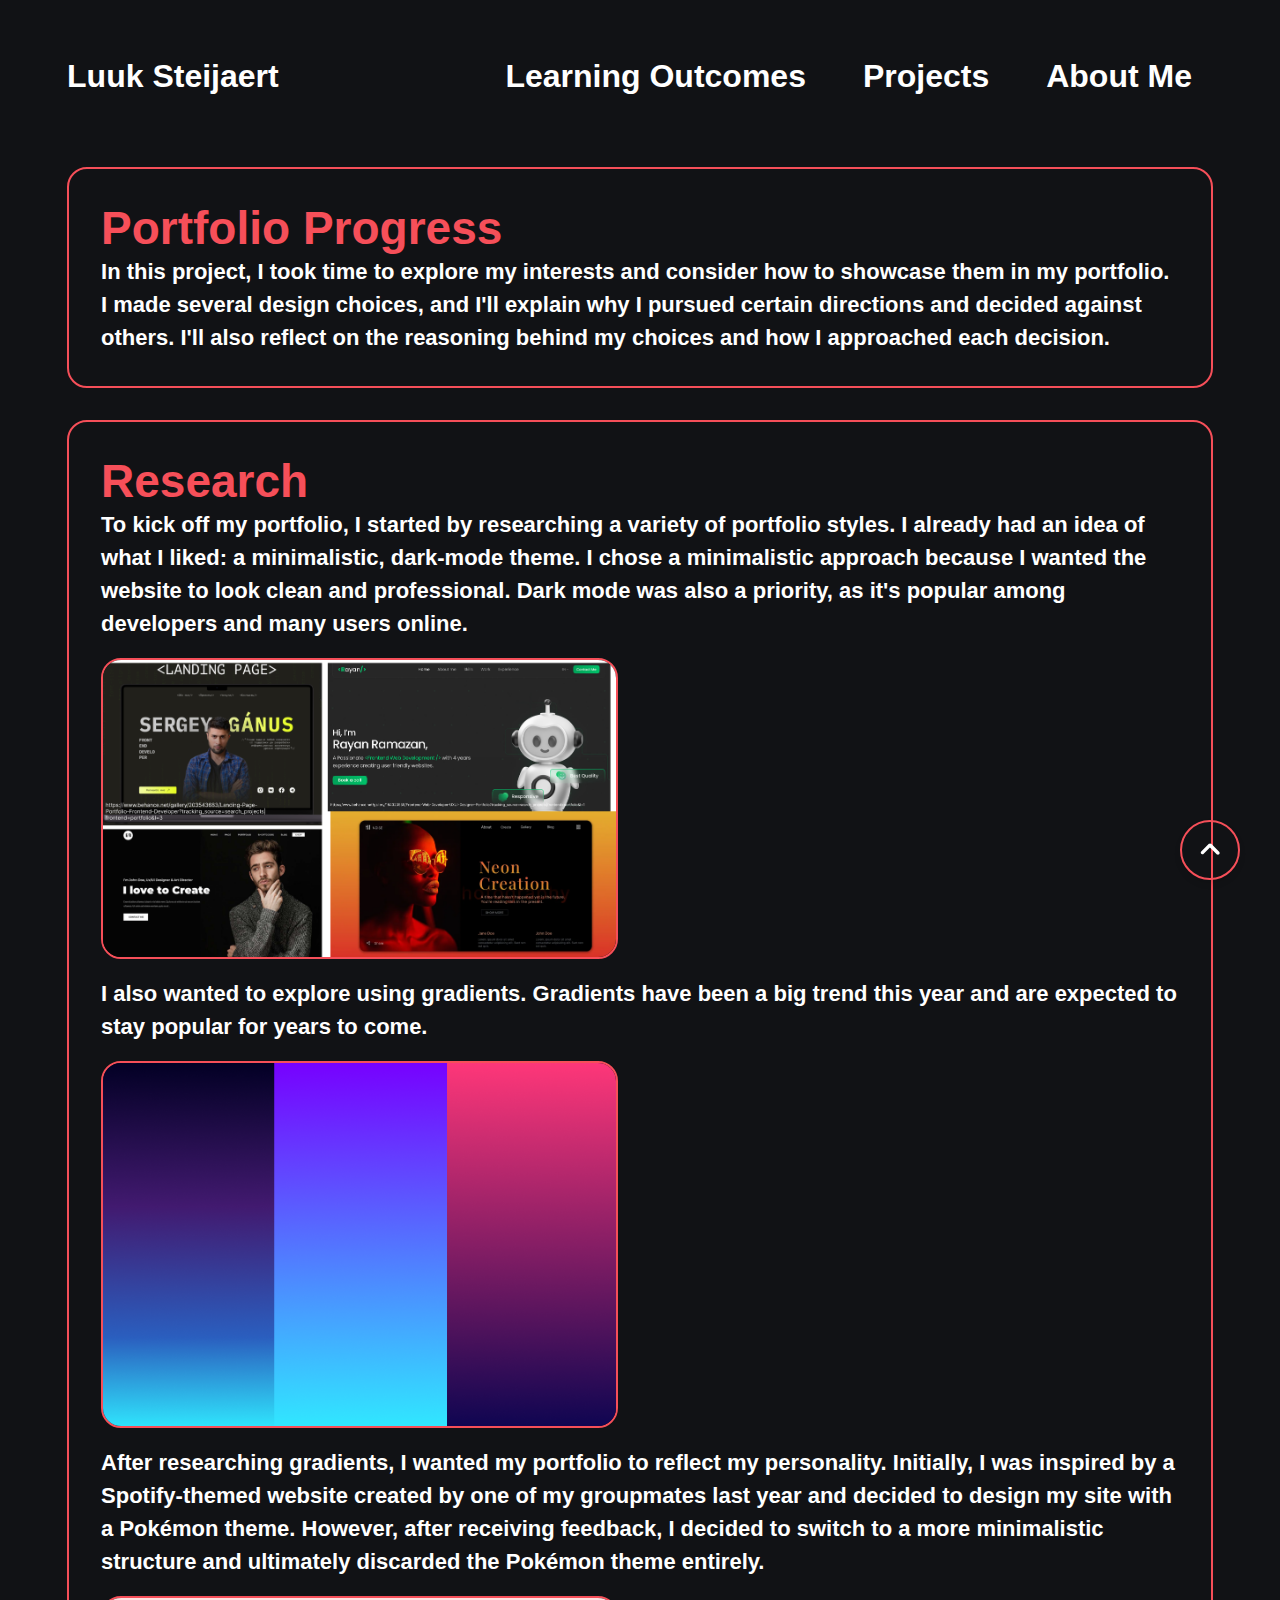
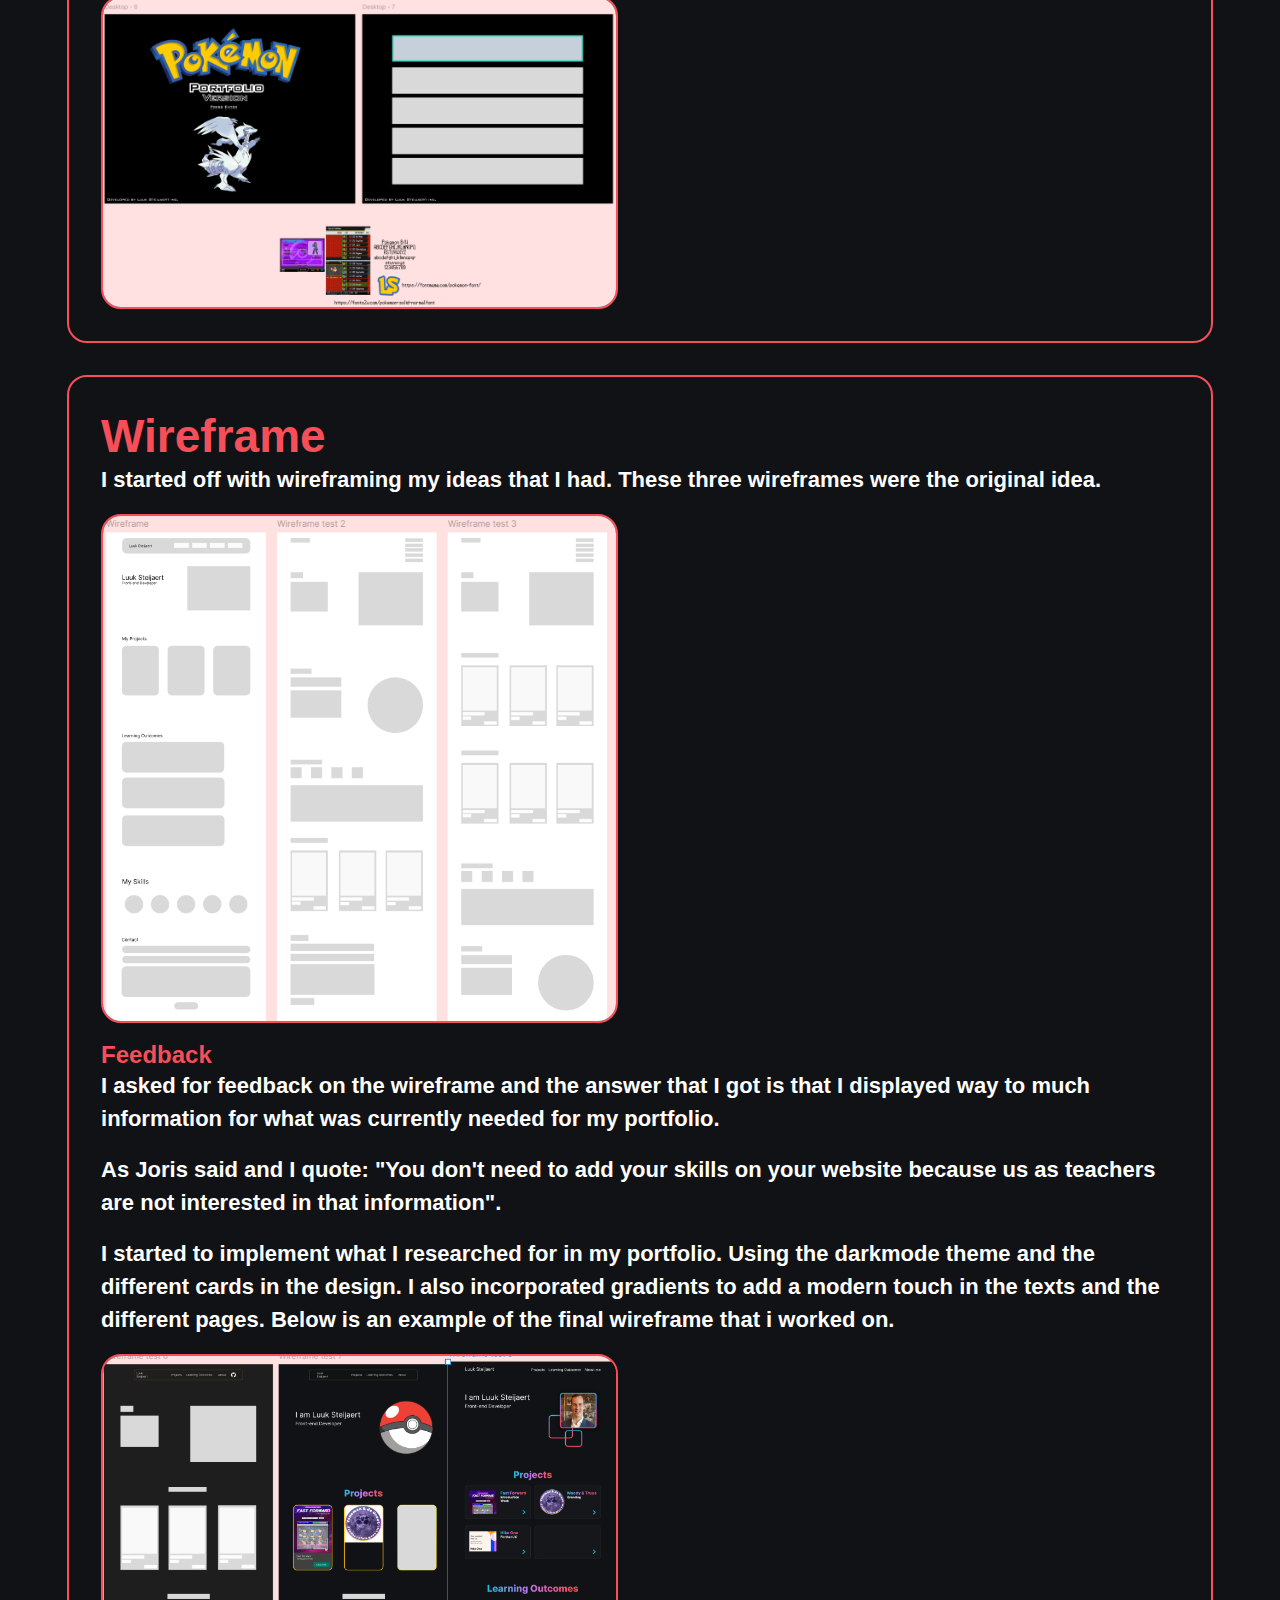
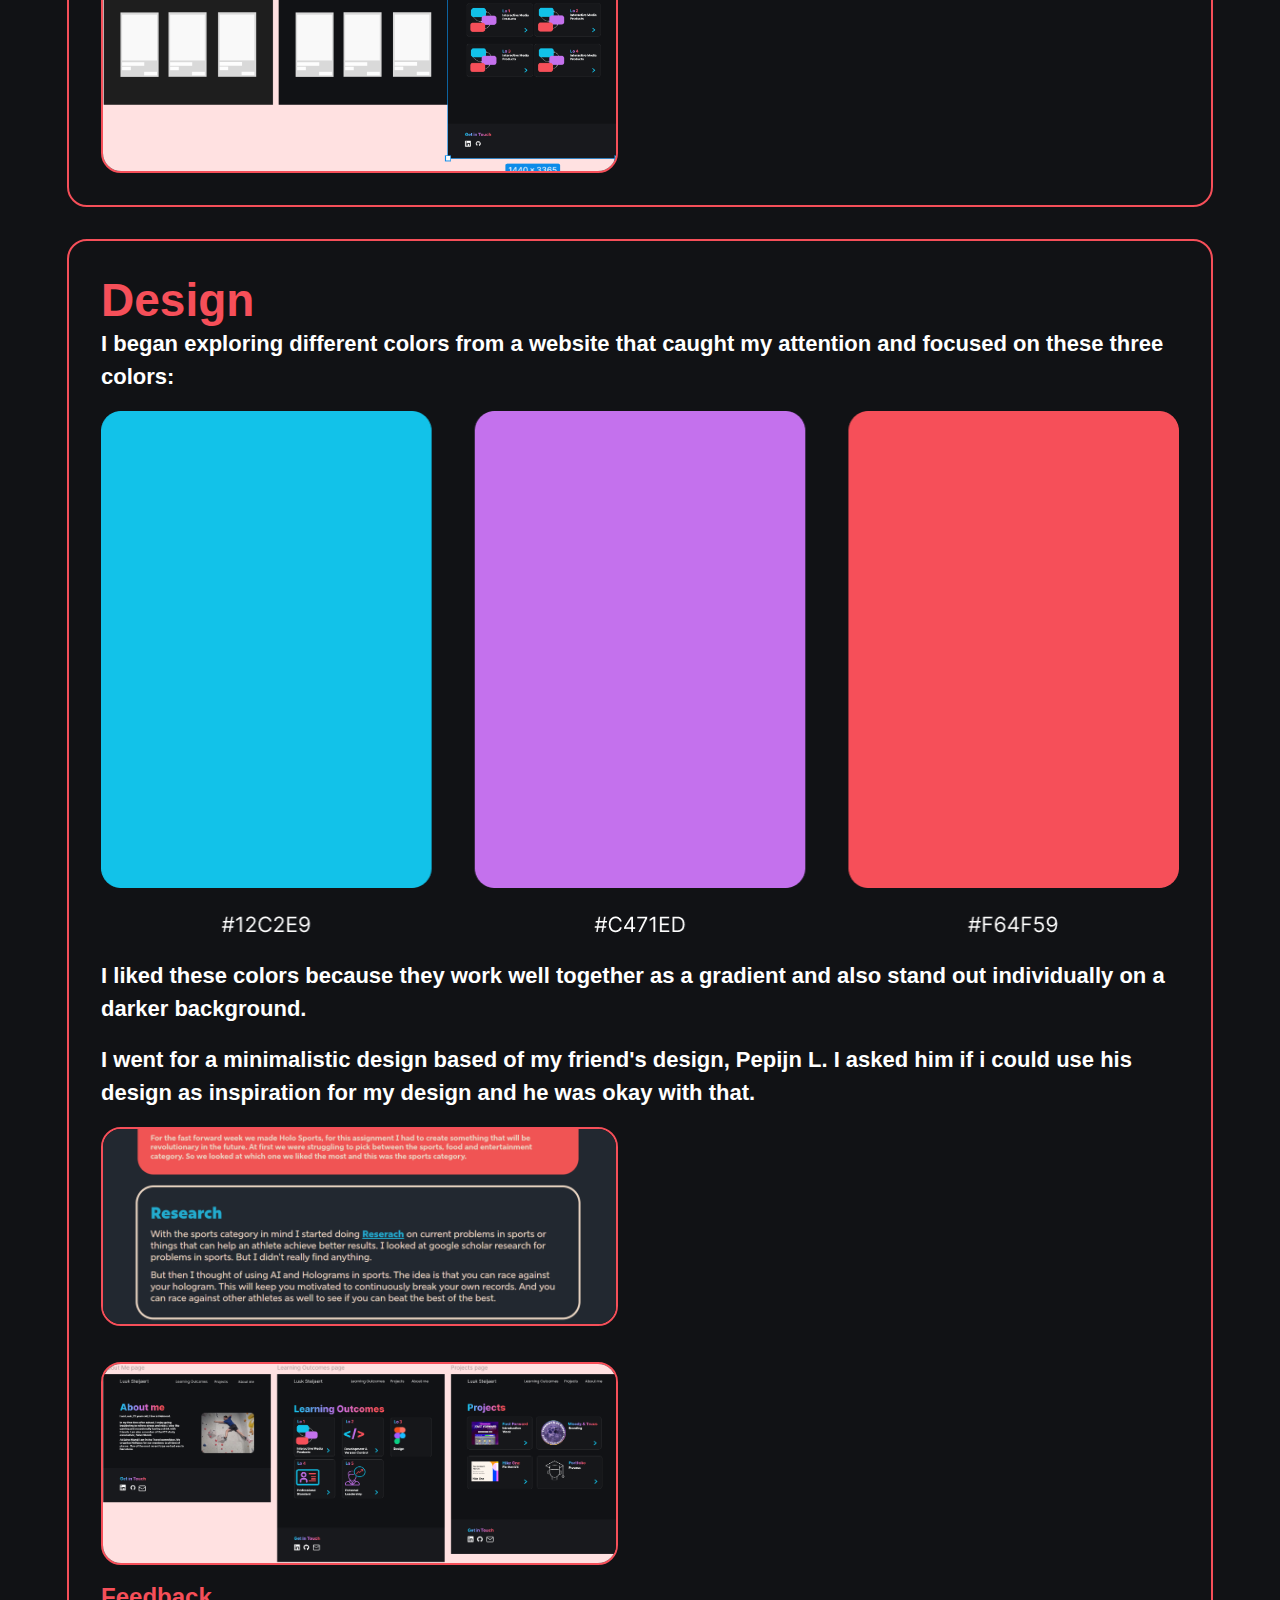
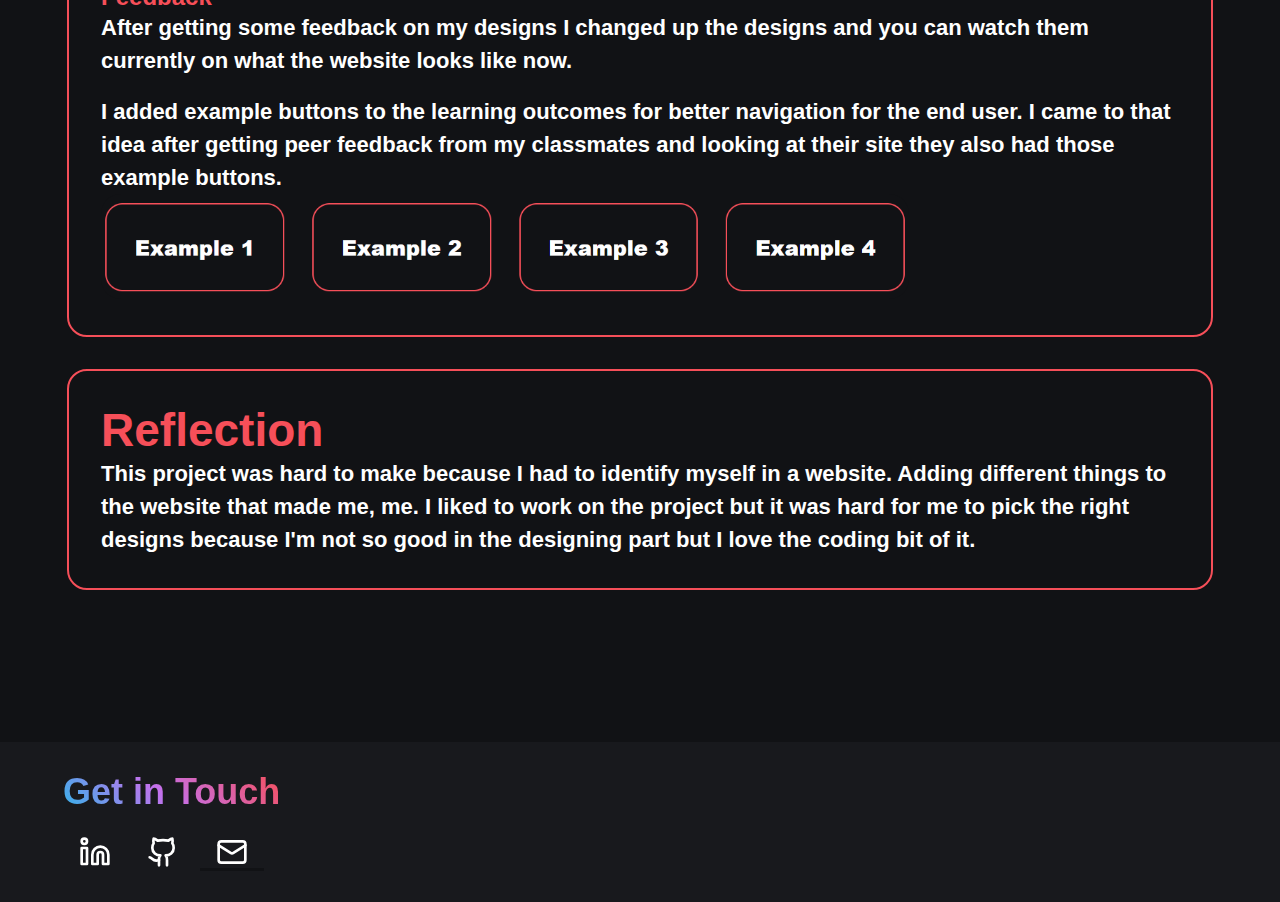
<file: portfolio.html>
<!DOCTYPE html>
<html lang="en">
  <head>
    <meta charset="UTF-8" />
    <meta name="viewport" content="width=device-width, initial-scale=1.0" />
    <link rel="stylesheet" href="styles/index.css" />
    <link rel="stylesheet" href="styles/navbar.css" />
    <link rel="stylesheet" href="styles/footer.css" />
    <link rel="stylesheet" href="styles/portfolio.css" />
    <title>Portfolio Project</title>
  </head>
  <body>
    <header>
      <nav>
        <div class="navbar">
          <div class="logo">
            <a href="/">Luuk Steijaert</a>
          </div>
          <ul class="nav-items">
            <li><a href="/learningoutcome.html">Learning Outcomes</a></li>
            <li><a href="/projects.html">Projects</a></li>
            <li><a href="/aboutme.html">About Me</a></li>
          </ul>
        </div>
      </nav>
    </header>
    <div class="container">
      <div class="section">
        <h2>Portfolio Progress</h2>
        <p>
          In this project, I took time to explore my interests and consider how
          to showcase them in my portfolio. I made several design choices, and
          I'll explain why I pursued certain directions and decided against
          others. I'll also reflect on the reasoning behind my choices and how I
          approached each decision.
        </p>
      </div>
      <div class="section">
        <h2>Research</h2>
        <p>
          To kick off my portfolio, I started by researching a variety of
          portfolio styles. I already had an idea of what I liked: a
          minimalistic, dark-mode theme. I chose a minimalistic approach because
          I wanted the website to look clean and professional. Dark mode was
          also a priority, as it's popular among developers and many users
          online.
        </p>
        <br />
        <div class="images">
          <img src="assets/portfolioresearch.png" alt="portfolio research" />
        </div>
        <br />
        <p>
          I also wanted to explore using gradients. Gradients have been a big
          trend this year and are expected to stay popular for years to come.
        </p>
        <br />
        <div class="images">
          <img src="assets/gradientresearch.png" alt="gradientresearch" />
        </div>
        <br />
        <p>
          After researching gradients, I wanted my portfolio to reflect my
          personality. Initially, I was inspired by a Spotify-themed website
          created by one of my groupmates last year and decided to design my
          site with a Pokémon theme. However, after receiving feedback, I
          decided to switch to a more minimalistic structure and ultimately
          discarded the Pokémon theme entirely.
        </p>
        <br />
        <div class="images">
          <img src="assets/pokemonidea.png" alt="pokemonidea" />
        </div>
      </div>
      <div class="section">
        <h2>Wireframe</h2>
        <p>
          I started off with wireframing my ideas that I had. These three
          wireframes were the original idea.
        </p>
        <br />
        <div class="images">
          <img src="assets/wireframes.png" alt="wireframes" />
        </div>
        <br />
        <h3>Feedback</h3>
        <p>
          I asked for feedback on the wireframe and the answer that I got is
          that I displayed way to much information for what was currently needed
          for my portfolio.
        </p>
        <br />
        <p>
          As Joris said and I quote: "You don't need to add your skills on your
          website because us as teachers are not interested in that
          information".
        </p>
        <br />
        <p>
          I started to implement what I researched for in my portfolio. Using
          the darkmode theme and the different cards in the design. I also
          incorporated gradients to add a modern touch in the texts and the
          different pages. Below is an example of the final wireframe that i
          worked on.
        </p>
        <br />
        <div class="images">
          <img src="assets/wireframe2.png" alt="" />
        </div>
      </div>
      <div class="section">
        <h2>Design</h2>
        <p>
          I began exploring different colors from a website that caught my
          attention and focused on these three colors:
        </p>
        <br />
        <div>
          <img class="colors" src="assets/colors.png" alt="" />
        </div>
        <br />
        <p>
          I liked these colors because they work well together as a gradient and
          also stand out individually on a darker background.
        </p>
        <br />
        <p>
          I went for a minimalistic design based of my friend's design, Pepijn
          L. I asked him if i could use his design as inspiration for my design
          and he was okay with that.
        </p>
        <br />
        <div class="images">
          <img src="assets/pepijn.png" alt="pepijn" />
        </div>
        <br />

        <br />
        <div class="images">
          <img src="assets/otherpages.png" alt="" />
        </div>
        <br />
        <h3>Feedback</h3>
        <p>
          After getting some feedback on my designs I changed up the designs and
          you can watch them currently on what the website looks like now.
        </p>
        <br />
        <p>
          I added example buttons to the learning outcomes for better navigation
          for the end user. I came to that idea after getting peer feedback from
          my classmates and looking at their site they also had those example
          buttons.
        </p>
        <div>
          <img class="examples" src="assets/examples.png" alt="examples" />
        </div>
      </div>
      <div class="section">
        <h2>Reflection</h2>
        <p>
          This project was hard to make because I had to identify myself in a
          website. Adding different things to the website that made me, me. I
          liked to work on the project but it was hard for me to pick the right
          designs because I'm not so good in the designing part but I love the
          coding bit of it.
        </p>
      </div>
    </div>
    <button id="scrollToTopBtn">
      <img
        class="topbtn"
        src="assets/angle-up-svgrepo-com.svg"
        alt="arrow up"
      />
    </button>
    <footer>
      <div class="footer-wrapper">
        <h2 class="footer-h2">Get in Touch</h2>
        <div class="footer-icon">
          <a
            class="footer-link"
            href="https://www.linkedin.com/in/luuk-steijaert-028702287/"
            target="_blank"
          >
            <svg
              xmlns="http://www.w3.org/2000/svg"
              width="24"
              height="24"
              viewBox="0 0 24 24"
              fill="none"
              stroke="currentColor"
              stroke-width="2"
              stroke-linecap="round"
              stroke-linejoin="round"
              class="lucide lucide-linkedin"
            >
              <path
                d="M16 8a6 6 0 0 1 6 6v7h-4v-7a2 2 0 0 0-2-2 2 2 0 0 0-2 2v7h-4v-7a6 6 0 0 1 6-6z"
              />
              <rect width="4" height="12" x="2" y="9" />
              <circle cx="4" cy="4" r="2" />
            </svg>
          </a>

          <a
            class="footer-link"
            href="https://github.com/LuukyPuuky"
            target="_blank"
          >
            <svg
              xmlns="http://www.w3.org/2000/svg"
              width="24"
              height="24"
              viewBox="0 0 24 24"
              fill="none"
              stroke="currentColor"
              stroke-width="2"
              stroke-linecap="round"
              stroke-linejoin="round"
              class="lucide lucide-github"
            >
              <path
                d="M15 22v-4a4.8 4.8 0 0 0-1-3.5c3 0 6-2 6-5.5.08-1.25-.27-2.48-1-3.5.28-1.15.28-2.35 0-3.5 0 0-1 0-3 1.5-2.64-.5-5.36-.5-8 0C6 2 5 2 5 2c-.3 1.15-.3 2.35 0 3.5A5.403 5.403 0 0 0 4 9c0 3.5 3 5.5 6 5.5-.39.49-.68 1.05-.85 1.65-.17.6-.22 1.23-.15 1.85v4"
              />
              <path d="M9 18c-4.51 2-5-2-7-2" />
            </svg>
          </a>
          <a
            href="mailto:l.steijaert@student.fontys.nl
          "
          >
            <svg
              xmlns="http://www.w3.org/2000/svg"
              width="24"
              height="24"
              viewBox="0 0 24 24"
              fill="none"
              stroke="currentColor"
              stroke-width="2"
              stroke-linecap="round"
              stroke-linejoin="round"
              class="lucide lucide-mail"
            >
              <rect width="20" height="16" x="2" y="4" rx="2" />
              <path d="m22 7-8.97 5.7a1.94 1.94 0 0 1-2.06 0L2 7" />
            </svg>
          </a>
        </div>
      </div>
    </footer>
    <script src="./scripts/scrollbutton.js"></script>
  </body>
</html>
</file>
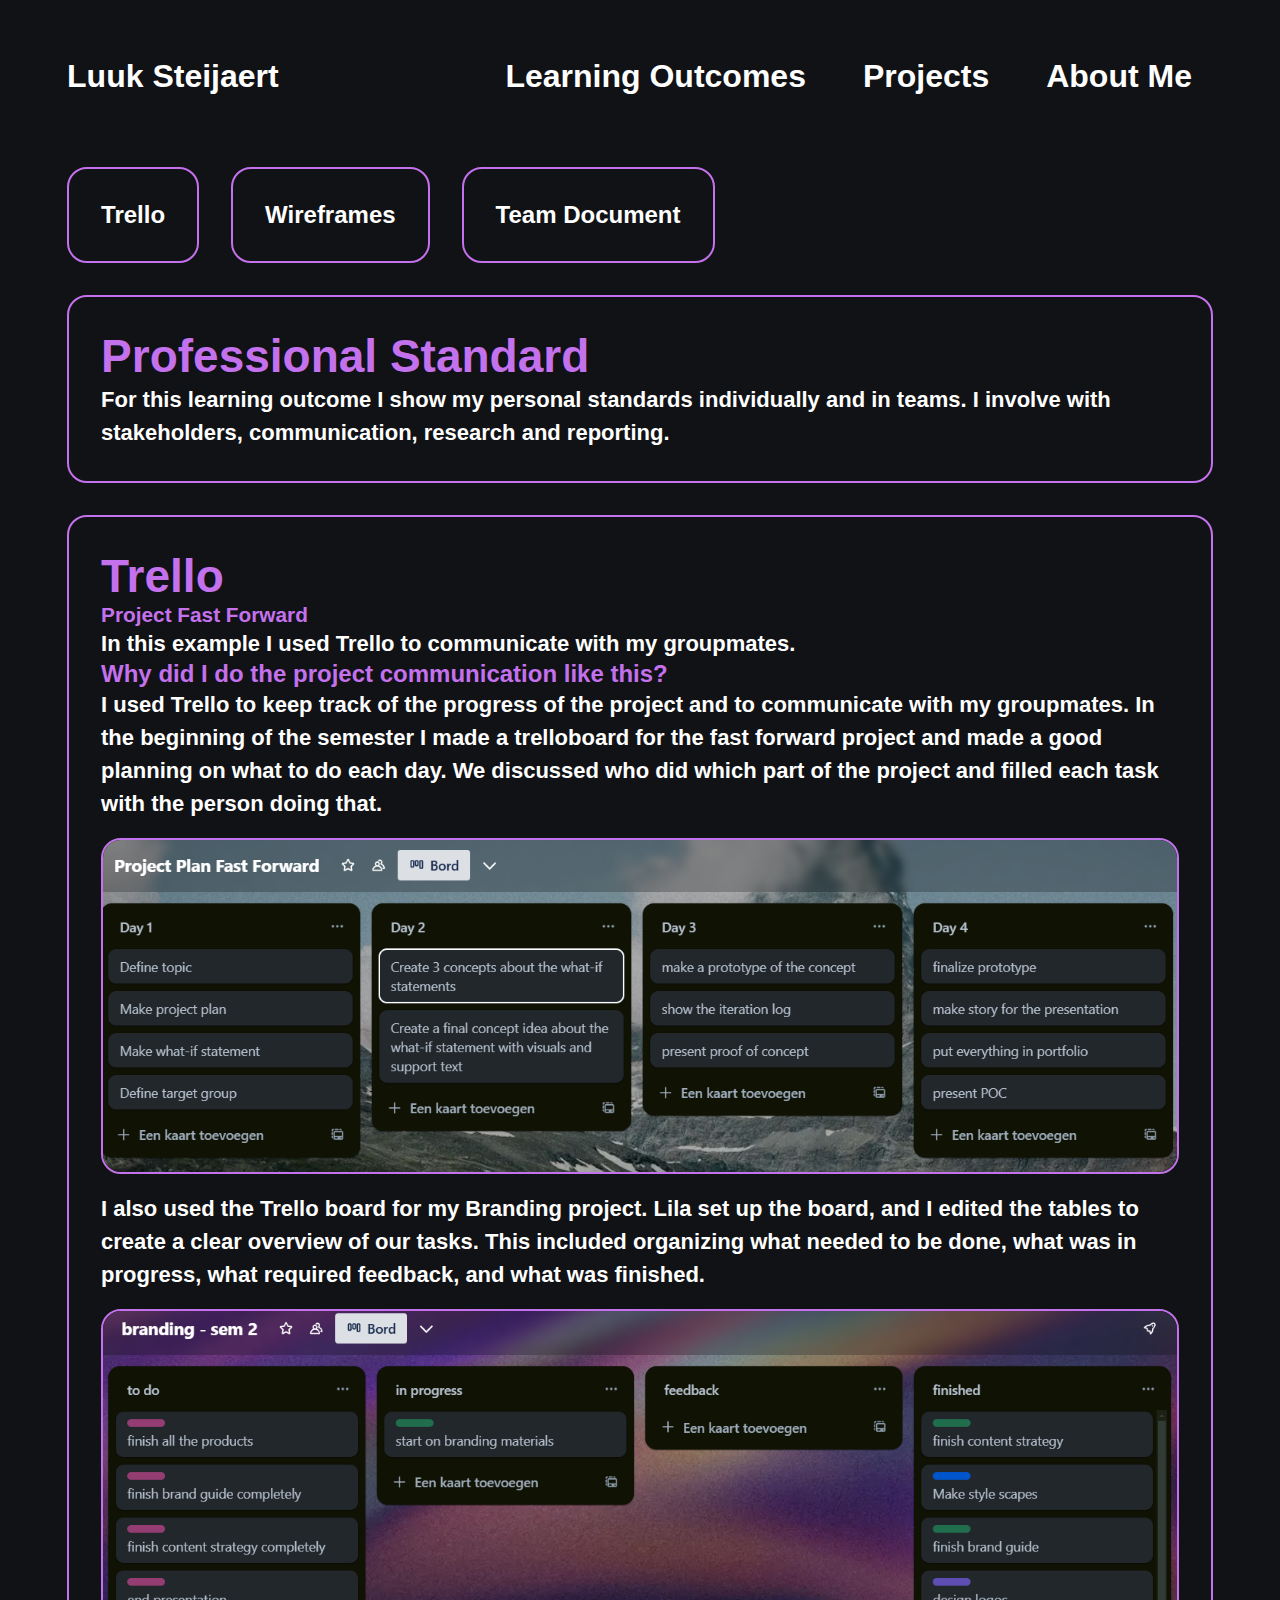
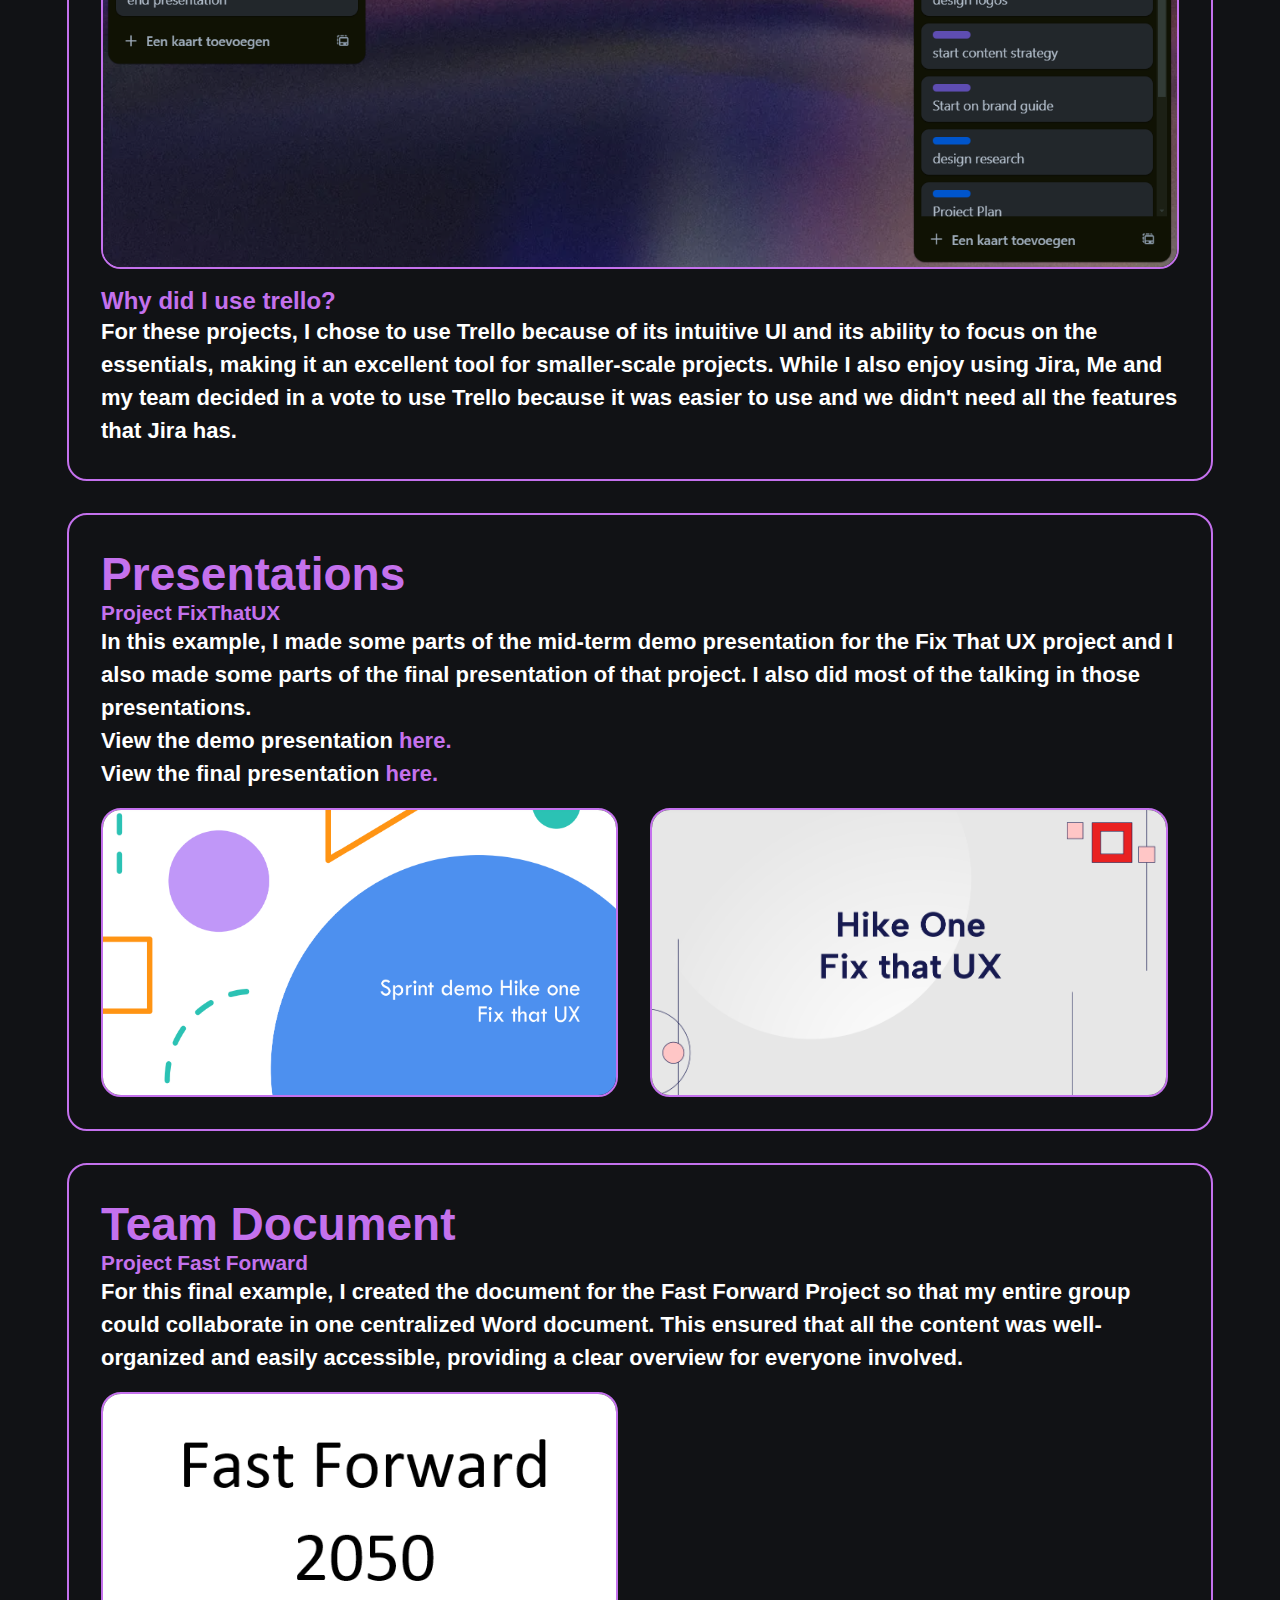
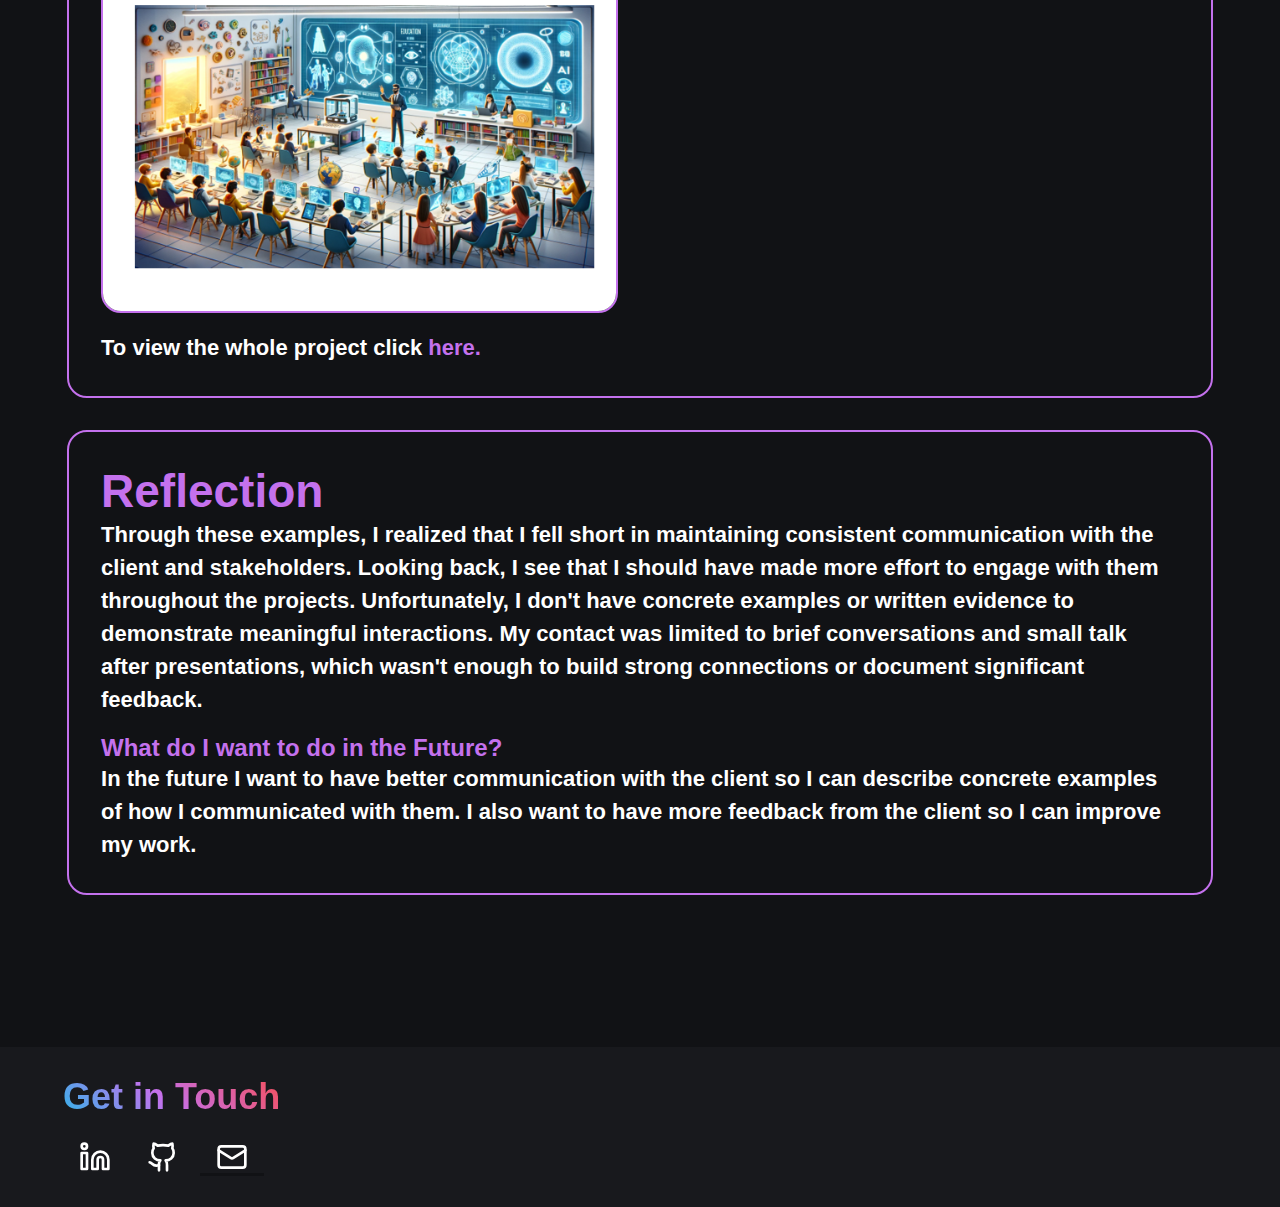
<file: professional.html>
<!DOCTYPE html>
<html lang="en">
  <head>
    <meta charset="UTF-8" />
    <meta name="viewport" content="width=device-width, initial-scale=1.0" />
    <link rel="stylesheet" href="./styles/index.css" />
    <link rel="stylesheet" href="styles/navbar.css" />
    <link rel="stylesheet" href="styles/footer.css" />
    <link rel="stylesheet" href="styles/professional.css" />
    <title>Professional Standard Learning Outcome</title>
  </head>
  <body>
    <header>
      <nav>
        <div class="navbar">
          <div class="logo">
            <a href="/">Luuk Steijaert</a>
          </div>
          <ul class="nav-items">
            <li><a href="/learningoutcome.html">Learning Outcomes</a></li>
            <li><a href="/projects.html">Projects</a></li>
            <li><a href="/aboutme.html">About Me</a></li>
          </ul>
        </div>
      </nav>
    </header>
    <div class="container">
      <div class="section-examples">
        <button onclick="location.href='#example1';" class="example-button">
          Trello
        </button>
        <button onclick="location.href='#example2';" class="example-button">
          Wireframes
        </button>
        <button onclick="location.href='#example3';" class="example-button">
          Team Document
        </button>
      </div>
      <div class="section">
        <h2>Professional Standard</h2>
        <p>
          For this learning outcome I show my personal standards individually
          and in teams. I involve with stakeholders, communication, research and
          reporting.
        </p>
      </div>

      <div id="example1" class="section">
        <h2>Trello</h2>
        <h4>Project Fast Forward</h4>
        <p>In this example I used Trello to communicate with my groupmates.</p>
        <h3>Why did I do the project communication like this?</h3>
        <p>
          I used Trello to keep track of the progress of the project and to
          communicate with my groupmates. In the beginning of the semester I
          made a trelloboard for the fast forward project and made a good
          planning on what to do each day. We discussed who did which part of
          the project and filled each task with the person doing that.
        </p>
        <br />
        <div class="images">
          <img
            src="assets/trelloboard_fastforward.png"
            alt="fastforward trelloboard"
          />
        </div>
        <br />
        <p>
          I also used the Trello board for my Branding project. Lila set up the
          board, and I edited the tables to create a clear overview of our
          tasks. This included organizing what needed to be done, what was in
          progress, what required feedback, and what was finished.
        </p>
        <br />
        <div class="images">
          <img
            src="assets/trelloboard_branding.png"
            alt="branding trelloboard"
          />
        </div>
        <br />
        <h3>Why did I use trello?</h3>
        <p>
          For these projects, I chose to use Trello because of its intuitive UI
          and its ability to focus on the essentials, making it an excellent
          tool for smaller-scale projects. While I also enjoy using Jira, Me and
          my team decided in a vote to use Trello because it was easier to use
          and we didn't need all the features that Jira has.
        </p>
      </div>

      <div id="example2" class="section">
        <h2>Presentations</h2>
        <h4>Project FixThatUX</h4>
        <p>
          In this example, I made some parts of the mid-term demo presentation
          for the Fix That UX project and I also made some parts of the final
          presentation of that project. I also did most of the talking in those
          presentations.
          <br />
          View the demo presentation
          <a
            class="here-link"
            href="docs/FixThatUX/FixThatUXdemopp.pdf"
            target="_blank"
            >here.</a
          >
          <br />
          View the final presentation
          <a
            class="here-link"
            href="docs/FixThatUX/FixThatUXfinalpp.pdf"
            target="_blank"
            >here.</a
          >
        </p>
        <br />
        <div class="images_pp">
          <img
            src="assets/demo_pp.png"
            alt="demo powerpoint fixthatuxproject"
          />
          <img
            src="assets/final_pp_fixthatux.png"
            alt="final powerpoint fixthatuxproject"
          />
        </div>
      </div>

      <div id="example3" class="section">
        <h2>Team Document</h2>
        <h4>Project Fast Forward</h4>
        <p>
          For this final example, I created the document for the Fast Forward
          Project so that my entire group could collaborate in one centralized
          Word document. This ensured that all the content was well-organized
          and easily accessible, providing a clear overview for everyone
          involved.
        </p>
        <br />
        <div class="images_pp">
          <img
            src="assets/fastforward_doc.png"
            alt="word document fastforward project"
          />
        </div>
        <br />
        <p>
          To view the whole project click
          <a
            class="here-link"
            href="docs/Fastforward/fastforward.pdf"
            target="_blank"
            >here.</a
          >
        </p>
      </div>

      <div class="section">
        <h2>Reflection</h2>
        <p>
          Through these examples, I realized that I fell short in maintaining
          consistent communication with the client and stakeholders. Looking
          back, I see that I should have made more effort to engage with them
          throughout the projects. Unfortunately, I don't have concrete examples
          or written evidence to demonstrate meaningful interactions. My contact
          was limited to brief conversations and small talk after presentations,
          which wasn't enough to build strong connections or document
          significant feedback.
        </p>
        <br />
        <h3>What do I want to do in the Future?</h3>
        <p>
          In the future I want to have better communication with the client so I
          can describe concrete examples of how I communicated with them. I also
          want to have more feedback from the client so I can improve my work.
        </p>
      </div>
    </div>
    <footer>
      <div class="footer-wrapper">
        <h2 class="footer-h2">Get in Touch</h2>
        <div class="footer-icon">
          <a
            class="footer-link"
            href="https://www.linkedin.com/in/luuk-steijaert-028702287/"
            target="_blank"
          >
            <svg
              xmlns="http://www.w3.org/2000/svg"
              width="24"
              height="24"
              viewBox="0 0 24 24"
              fill="none"
              stroke="currentColor"
              stroke-width="2"
              stroke-linecap="round"
              stroke-linejoin="round"
              class="lucide lucide-linkedin"
            >
              <path
                d="M16 8a6 6 0 0 1 6 6v7h-4v-7a2 2 0 0 0-2-2 2 2 0 0 0-2 2v7h-4v-7a6 6 0 0 1 6-6z"
              />
              <rect width="4" height="12" x="2" y="9" />
              <circle cx="4" cy="4" r="2" />
            </svg>
          </a>

          <a
            class="footer-link"
            href="https://github.com/LuukyPuuky"
            target="_blank"
          >
            <svg
              xmlns="http://www.w3.org/2000/svg"
              width="24"
              height="24"
              viewBox="0 0 24 24"
              fill="none"
              stroke="currentColor"
              stroke-width="2"
              stroke-linecap="round"
              stroke-linejoin="round"
              class="lucide lucide-github"
            >
              <path
                d="M15 22v-4a4.8 4.8 0 0 0-1-3.5c3 0 6-2 6-5.5.08-1.25-.27-2.48-1-3.5.28-1.15.28-2.35 0-3.5 0 0-1 0-3 1.5-2.64-.5-5.36-.5-8 0C6 2 5 2 5 2c-.3 1.15-.3 2.35 0 3.5A5.403 5.403 0 0 0 4 9c0 3.5 3 5.5 6 5.5-.39.49-.68 1.05-.85 1.65-.17.6-.22 1.23-.15 1.85v4"
              />
              <path d="M9 18c-4.51 2-5-2-7-2" />
            </svg>
          </a>
          <a
            href="mailto:l.steijaert@student.fontys.nl
          "
          >
            <svg
              xmlns="http://www.w3.org/2000/svg"
              width="24"
              height="24"
              viewBox="0 0 24 24"
              fill="none"
              stroke="currentColor"
              stroke-width="2"
              stroke-linecap="round"
              stroke-linejoin="round"
              class="lucide lucide-mail"
            >
              <rect width="20" height="16" x="2" y="4" rx="2" />
              <path d="m22 7-8.97 5.7a1.94 1.94 0 0 1-2.06 0L2 7" />
            </svg>
          </a>
        </div>
      </div>
    </footer>
    <script src="scripts/script.js"></script>
    <script src="./scripts/scrollbutton.js"></script>
  </body>
</html>
</file>
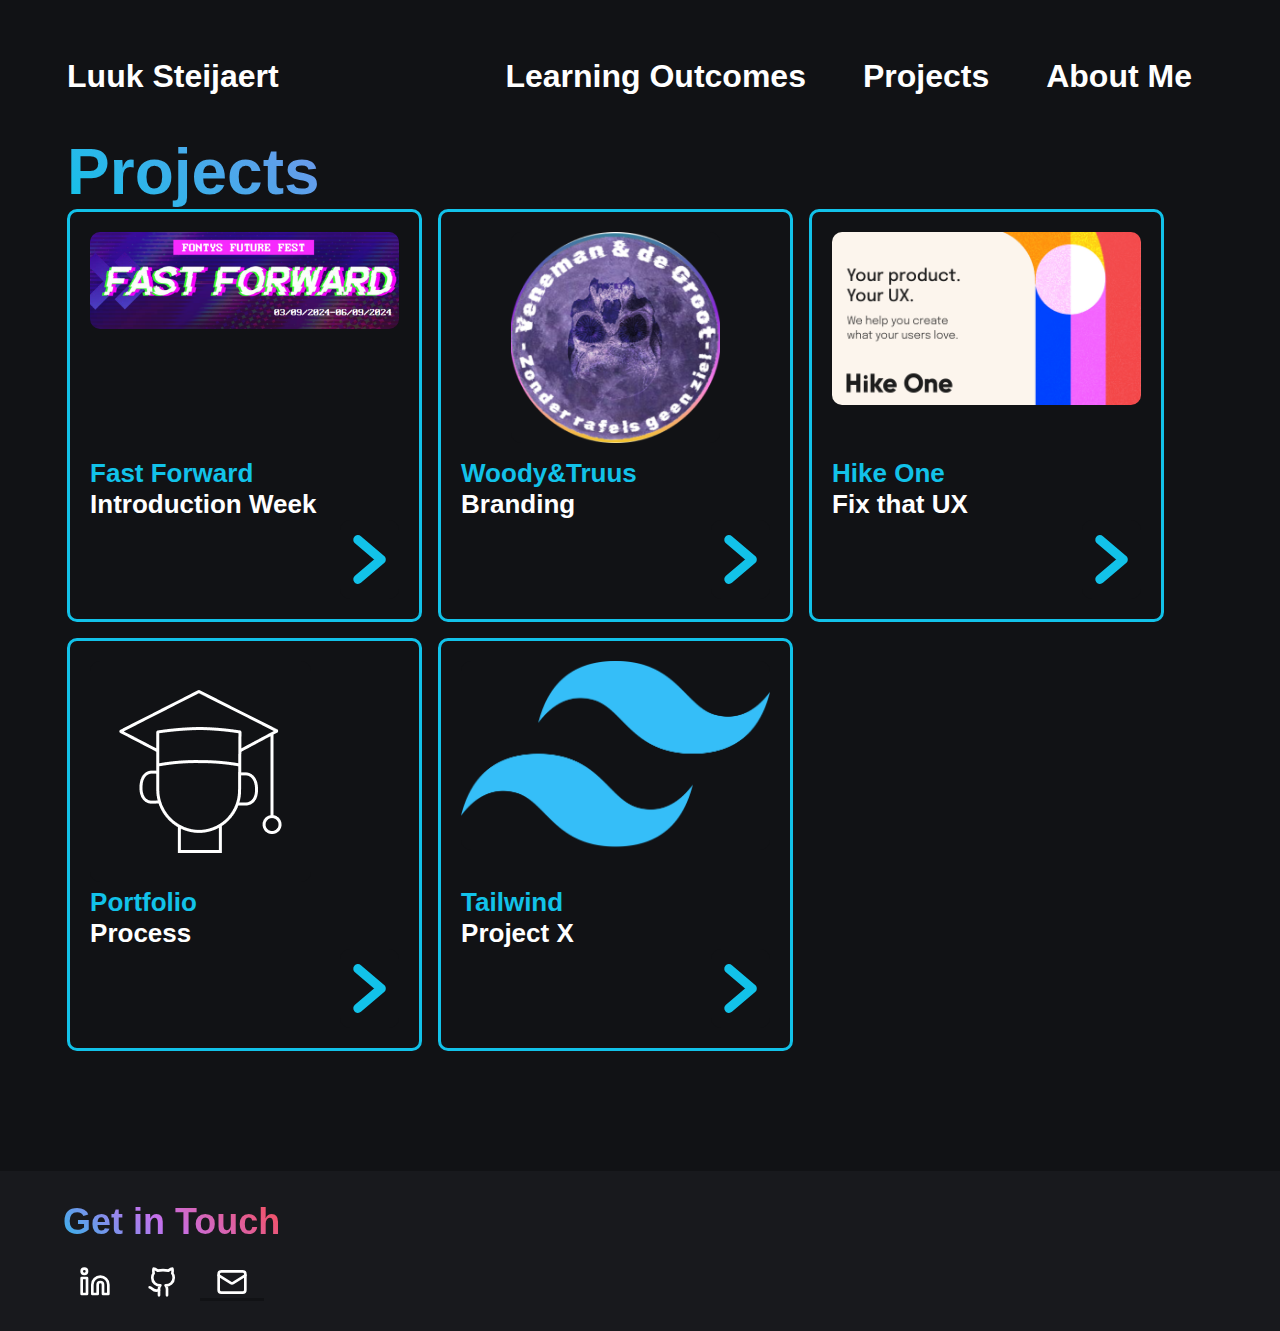
<file: projects.html>
<!DOCTYPE html>
<html lang="en">
  <head>
    <meta charset="utf-8" />
    <meta content="width=device-width, initial-scale=1.0" name="viewport" />
    <title>Projects</title>
    <link
      href="https://cdnjs.cloudflare.com/ajax/libs/font-awesome/5.15.3/css/all.min.css"
      rel="stylesheet"
    />
    <link rel="stylesheet" href="styles/navbar.css" />
    <link rel="stylesheet" href="styles/footer.css" />
    <link rel="stylesheet" href="styles/projects.css" />
  </head>
  <body>
    <header>
      <nav>
        <div class="navbar">
          <div class="logo">
            <a href="/">Luuk Steijaert</a>
          </div>
          <ul class="nav-items">
            <li><a href="/learningoutcome.html">Learning Outcomes</a></li>
            <li><a href="/projects.html">Projects</a></li>
            <li><a href="/aboutme.html">About Me</a></li>
          </ul>
        </div>
      </nav>
    </header>
    <div class="container">
      <div class="projects-title">Projects</div>
      <div class="projects-flex">
        <a href="fastforward.html">
          <div class="project-card">
            <img
              id="fast"
              alt="Fast Forward Introduction Week"
              src="assets/fastforwardbanner.png"
            />
            <div class="project-info">
              <div class="project-title">Fast Forward</div>
              <div class="project-subtitle">Introduction Week</div>
            </div>
            <div class="wrapper-img">
              <img class="arrow" src="assets/arrow.svg" alt="arrow" />
            </div>
          </div>
        </a>
        <a href="branding.html">
          <div class="project-card">
            <img
              id="woody"
              alt="Woody&Truus Branding"
              height="200"
              src="assets/BrandingLogo.png"
              width="300"
            />
            <div class="project-info">
              <div class="project-title">Woody&Truus</div>
              <div class="project-subtitle">Branding</div>
            </div>
            <div class="wrapper-img">
              <img src="assets/arrow.svg" alt="arrow" />
            </div>
          </div>
        </a>
        <a href="fixthatux.html">
          <div class="project-card">
            <img
              id="hike"
              alt="Hike One Fix that UX"
              height="200"
              src="assets/hikeonelogo.png"
              width="300"
            />
            <div class="project-info">
              <div class="project-title">Hike One</div>
              <div class="project-subtitle">Fix that UX</div>
            </div>
            <div class="wrapper-img">
              <img src="assets/arrow.svg" alt="arrow" />
            </div>
          </div>
        </a>
        <a href="portfolio.html">
          <div class="project-card">
            <img
              id="port"
              alt="Portfolio Process"
              height="200"
              src="/assets/portfoliologo.png"
              width="300"
            />
            <div class="project-info">
              <div class="project-title">Portfolio</div>
              <div class="project-subtitle">Process</div>
            </div>
            <div class="wrapper-img">
              <img src="assets/arrow.svg" alt="arrow" />
            </div>
          </div>
        </a>
        <a href="projextX.html">
          <div class="project-card">
            <img
              class="tailwindlogo"
              alt="Portfolio Process"
              src="/assets/Tailwind_CSS_Logo.svg.png"
            />
            <div class="project-info">
              <div class="project-title">Tailwind</div>
              <div class="project-subtitle">Project X</div>
            </div>
            <div class="wrapper-img">
              <img src="assets/arrow.svg" alt="arrow" />
            </div>
          </div>
        </a>
      </div>
    </div>
    <footer>
      <div class="footer-wrapper">
        <h2 class="footer-h2">Get in Touch</h2>
        <div class="footer-icon">
          <a
            class="footer-link"
            href="https://www.linkedin.com/in/luuk-steijaert-028702287/"
            target="_blank"
          >
            <svg
              xmlns="http://www.w3.org/2000/svg"
              width="24"
              height="24"
              viewBox="0 0 24 24"
              fill="none"
              stroke="currentColor"
              stroke-width="2"
              stroke-linecap="round"
              stroke-linejoin="round"
              class="lucide lucide-linkedin"
            >
              <path
                d="M16 8a6 6 0 0 1 6 6v7h-4v-7a2 2 0 0 0-2-2 2 2 0 0 0-2 2v7h-4v-7a6 6 0 0 1 6-6z"
              />
              <rect width="4" height="12" x="2" y="9" />
              <circle cx="4" cy="4" r="2" />
            </svg>
          </a>

          <a
            class="footer-link"
            href="https://github.com/LuukyPuuky"
            target="_blank"
          >
            <svg
              xmlns="http://www.w3.org/2000/svg"
              width="24"
              height="24"
              viewBox="0 0 24 24"
              fill="none"
              stroke="currentColor"
              stroke-width="2"
              stroke-linecap="round"
              stroke-linejoin="round"
              class="lucide lucide-github"
            >
              <path
                d="M15 22v-4a4.8 4.8 0 0 0-1-3.5c3 0 6-2 6-5.5.08-1.25-.27-2.48-1-3.5.28-1.15.28-2.35 0-3.5 0 0-1 0-3 1.5-2.64-.5-5.36-.5-8 0C6 2 5 2 5 2c-.3 1.15-.3 2.35 0 3.5A5.403 5.403 0 0 0 4 9c0 3.5 3 5.5 6 5.5-.39.49-.68 1.05-.85 1.65-.17.6-.22 1.23-.15 1.85v4"
              />
              <path d="M9 18c-4.51 2-5-2-7-2" />
            </svg>
          </a>
          <a
            href="mailto:l.steijaert@student.fontys.nl
          "
          >
            <svg
              xmlns="http://www.w3.org/2000/svg"
              width="24"
              height="24"
              viewBox="0 0 24 24"
              fill="none"
              stroke="currentColor"
              stroke-width="2"
              stroke-linecap="round"
              stroke-linejoin="round"
              class="lucide lucide-mail"
            >
              <rect width="20" height="16" x="2" y="4" rx="2" />
              <path d="m22 7-8.97 5.7a1.94 1.94 0 0 1-2.06 0L2 7" />
            </svg>
          </a>
        </div>
      </div>
    </footer>
  </body>
</html>
</file>
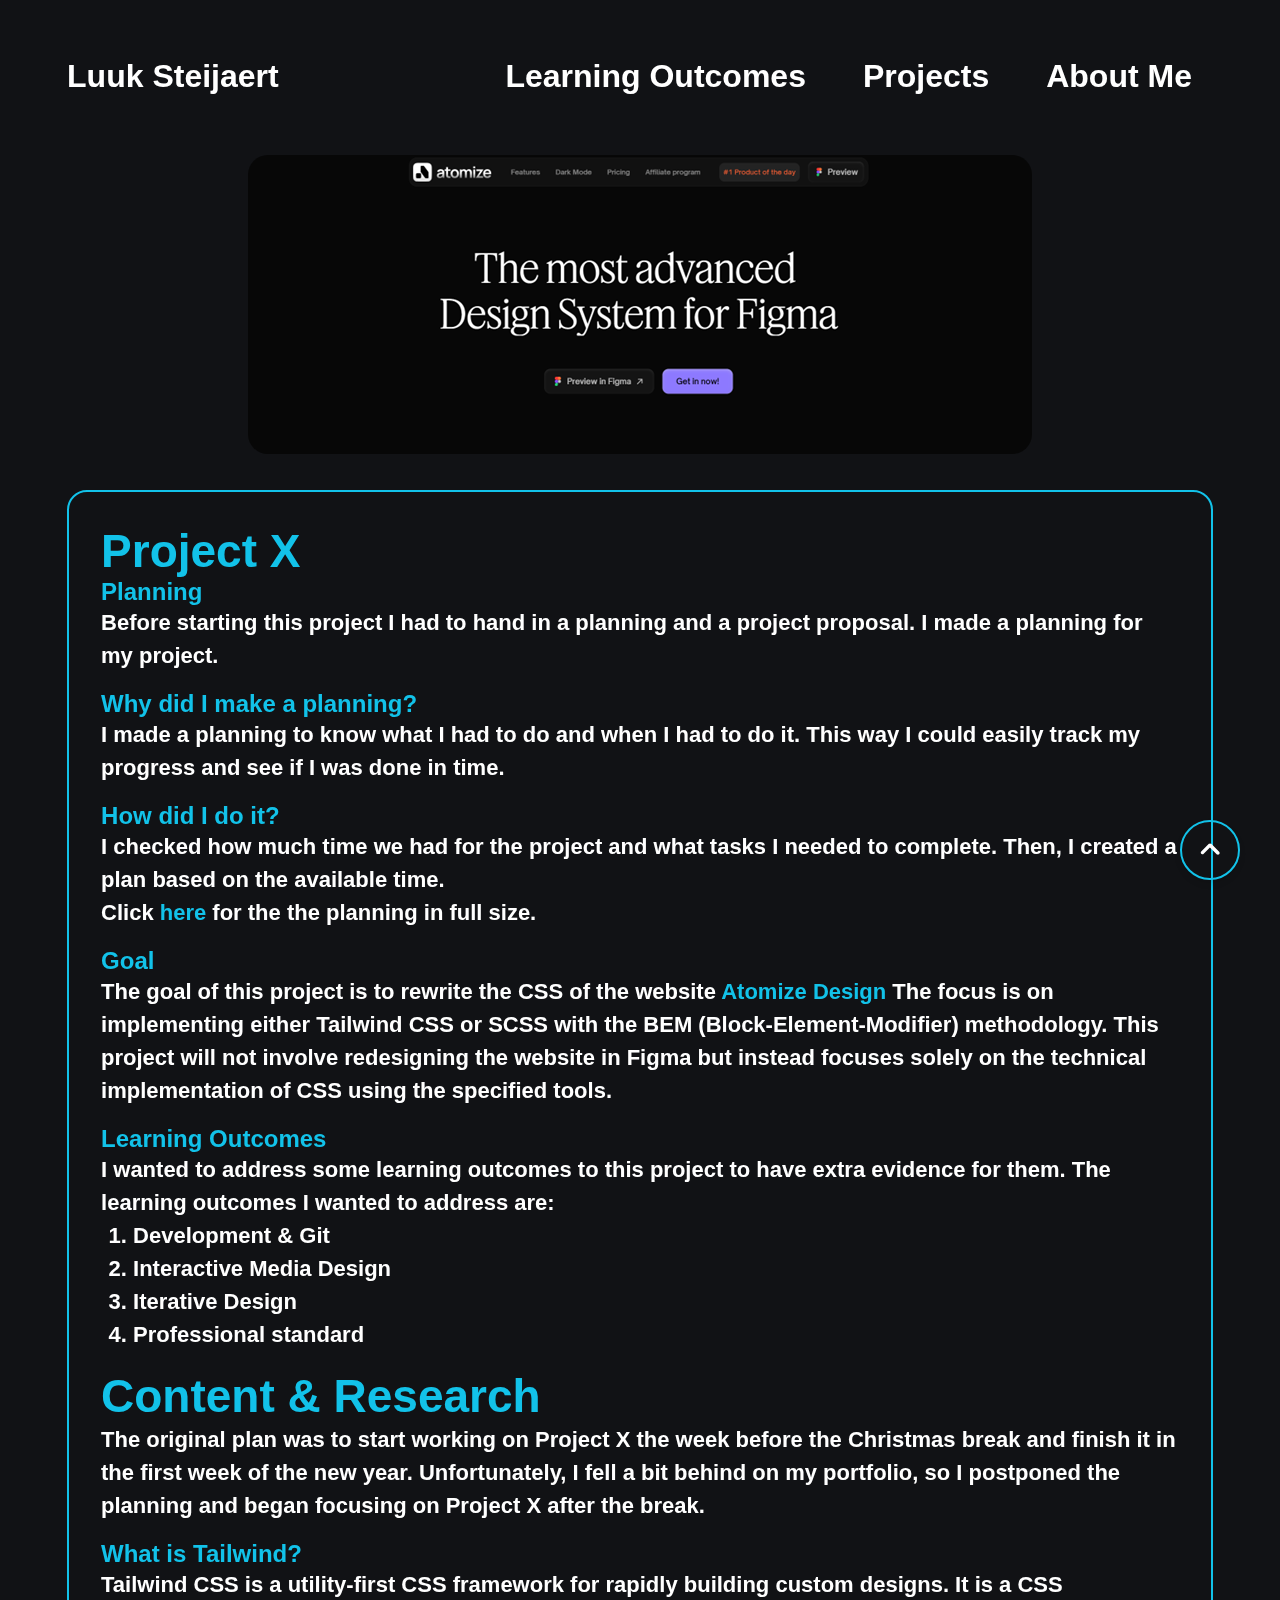
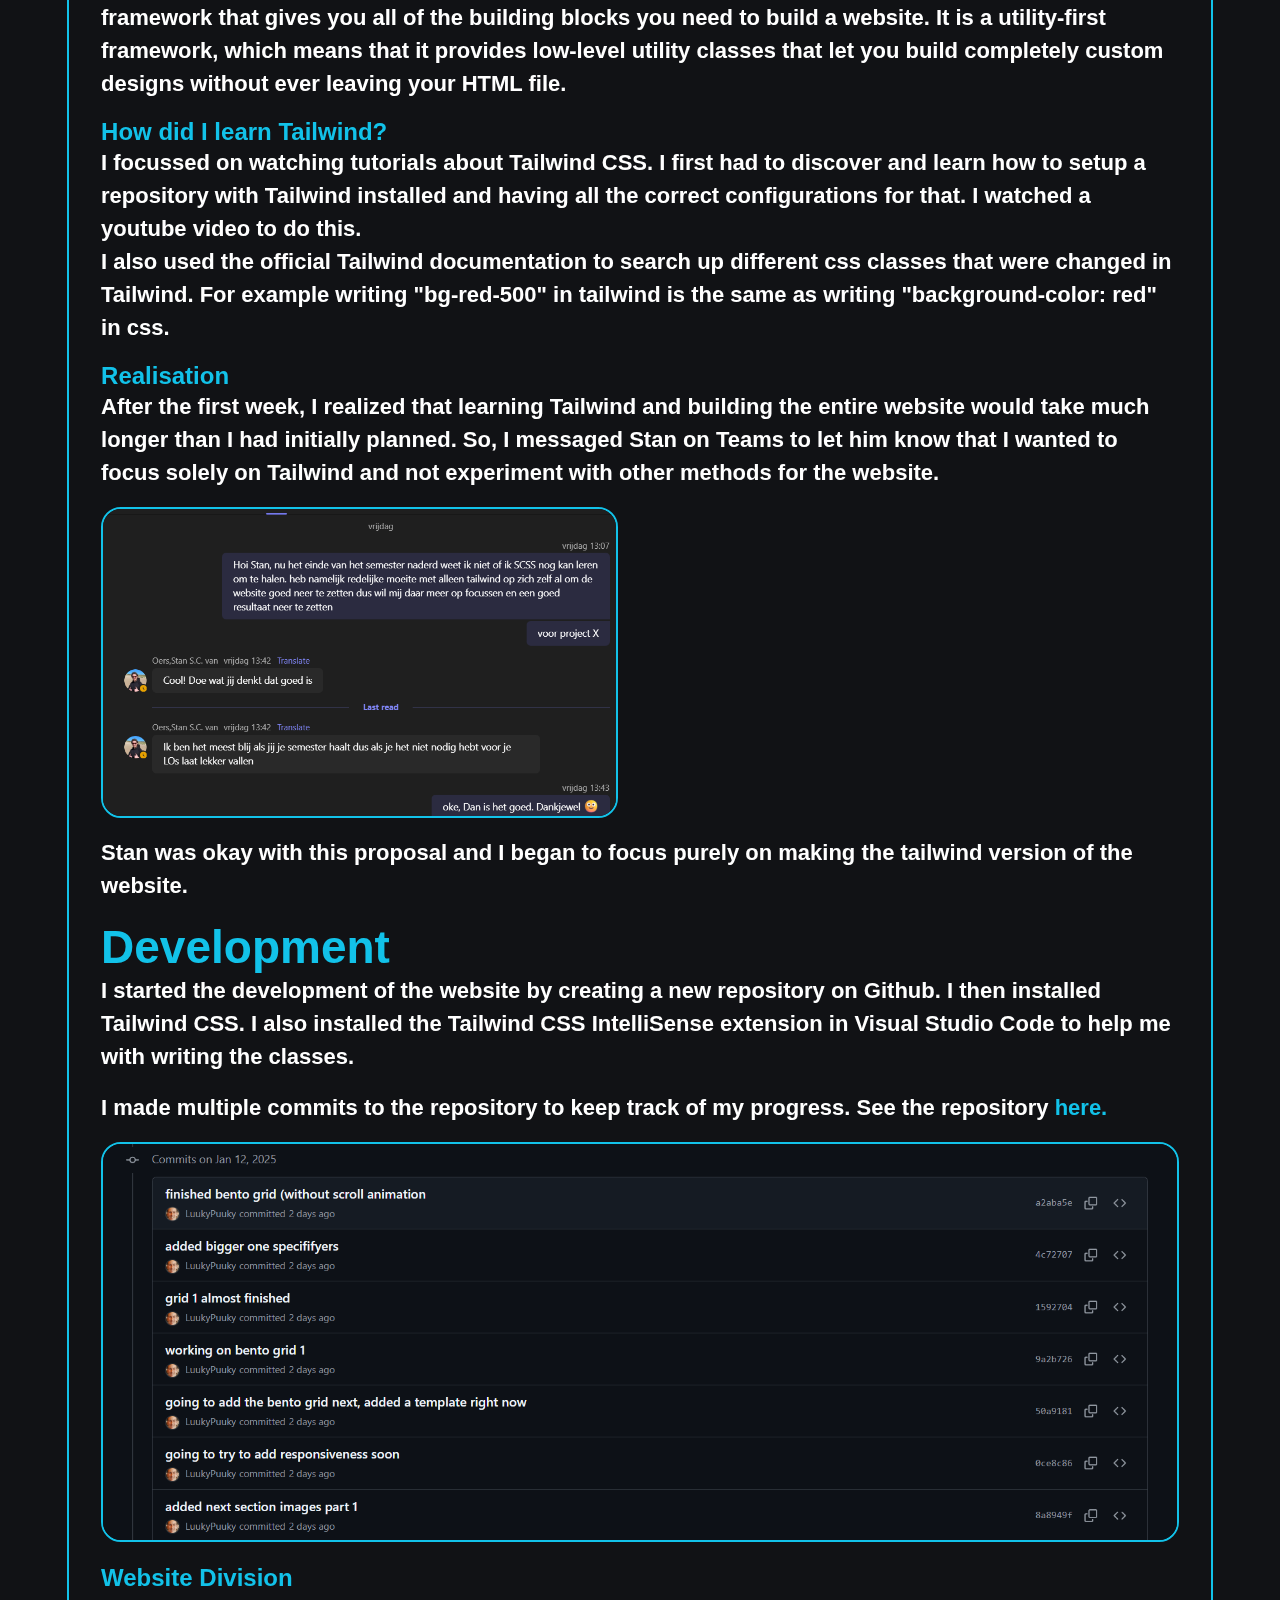
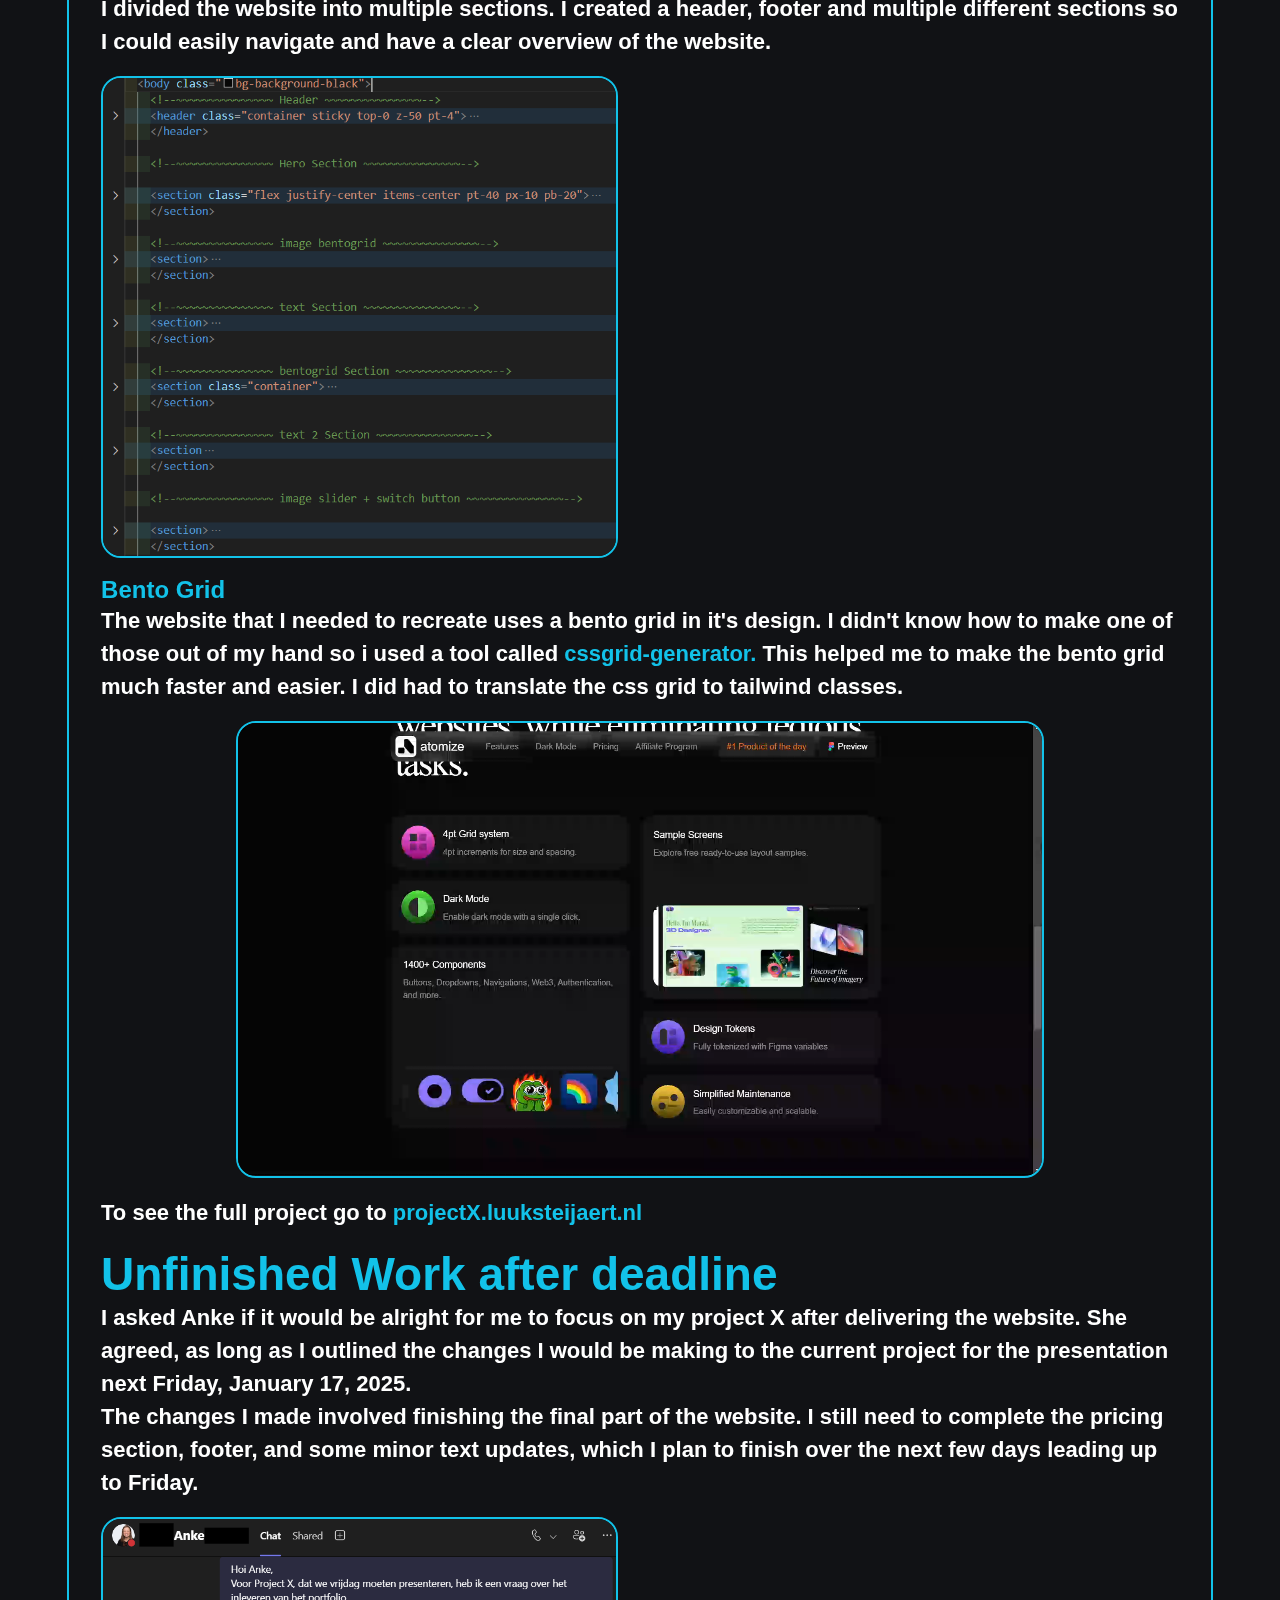
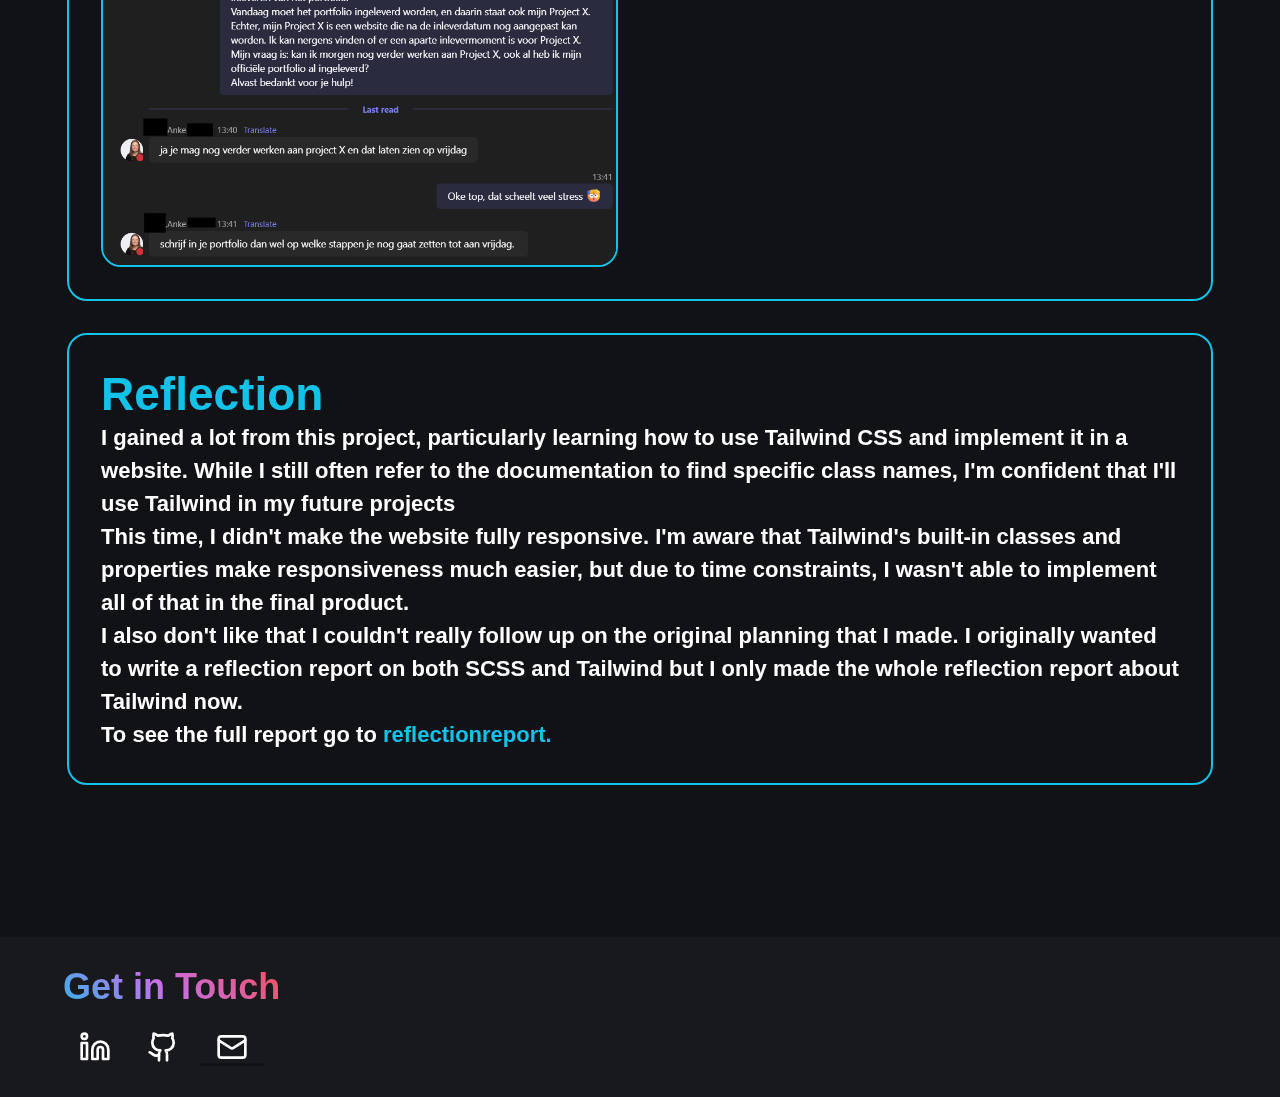
<file: projextX.html>
<!DOCTYPE html>
<html lang="en">
  <head>
    <meta charset="UTF-8" />
    <meta name="viewport" content="width=device-width, initial-scale=1.0" />
    <link rel="stylesheet" href="styles/index.css" />
    <link rel="stylesheet" href="styles/navbar.css" />
    <link rel="stylesheet" href="styles/footer.css" />
    <link rel="stylesheet" href="styles/projectX.css" />
    <title>Project X</title>
  </head>
  <body>
    <header>
      <nav>
        <div class="navbar">
          <div class="logo">
            <a href="/">Luuk Steijaert</a>
          </div>
          <ul class="nav-items">
            <li><a href="/learningoutcome.html">Learning Outcomes</a></li>
            <li><a href="/projects.html">Projects</a></li>
            <li><a href="/aboutme.html">About Me</a></li>
          </ul>
        </div>
      </nav>
    </header>
    <div class="container">
      <div class="hero">
        <img src="assets/ProjectX.png" alt="project X" />
      </div>
      <div class="section">
        <h2>Project X</h2>

        <h3>Planning</h3>
        <p>
          Before starting this project I had to hand in a planning and a project
          proposal. I made a planning for my project.
        </p>
        <br />
        <h3>Why did I make a planning?</h3>
        <p>
          I made a planning to know what I had to do and when I had to do it.
          This way I could easily track my progress and see if I was done in
          time.
        </p>
        <br />
        <h3>How did I do it?</h3>
        <p>
          I checked how much time we had for the project and what tasks I needed
          to complete. Then, I created a plan based on the available time.
        </p>

        <p>
          Click
          <a
            class="here-link"
            href="docs/ProjectX/Project X.pdf"
            target="_blank"
            >here</a
          >
          for the the planning in full size.
        </p>
        <br />
        <h3>Goal</h3>
        <p>
          The goal of this project is to rewrite the CSS of the website
          <a
            class="here-link"
            href="https://atomizedesign.com/?aff=g5dePe"
            target="_blank"
            >Atomize Design</a
          >
          The focus is on implementing either Tailwind CSS or SCSS with the BEM
          (Block-Element-Modifier) methodology. This project will not involve
          redesigning the website in Figma but instead focuses solely on the
          technical implementation of CSS using the specified tools.
        </p>
        <br />
        <h3>Learning Outcomes</h3>
        <p>
          I wanted to address some learning outcomes to this project to have
          extra evidence for them. The learning outcomes I wanted to address
          are:
        </p>
        <ul>
          <li class="list">Development &amp; Git</li>
          <li class="list">Interactive Media Design</li>
          <li class="list">Iterative Design</li>
          <li class="list">Professional standard</li>
        </ul>

        <br />
        <h2>Content &amp; Research</h2>
        <p>
          The original plan was to start working on Project X the week before
          the Christmas break and finish it in the first week of the new year.
          Unfortunately, I fell a bit behind on my portfolio, so I postponed the
          planning and began focusing on Project X after the break.
        </p>
        <br />
        <h3>What is Tailwind?</h3>
        <p>
          Tailwind CSS is a utility-first CSS framework for rapidly building
          custom designs. It is a CSS framework that gives you all of the
          building blocks you need to build a website. It is a utility-first
          framework, which means that it provides low-level utility classes that
          let you build completely custom designs without ever leaving your HTML
          file.
        </p>
        <br />
        <h3>How did I learn Tailwind?</h3>
        <p>
          I focussed on watching tutorials about Tailwind CSS. I first had to
          discover and learn how to setup a repository with Tailwind installed
          and having all the correct configurations for that. I watched a
          youtube video to do this.
          <br />
          I also used the official Tailwind documentation to search up different
          css classes that were changed in Tailwind. For example writing
          "bg-red-500" in tailwind is the same as writing "background-color:
          red" in css.
        </p>
        <br />
        <h3>Realisation</h3>
        <p>
          After the first week, I realized that learning Tailwind and building
          the entire website would take much longer than I had initially
          planned. So, I messaged Stan on Teams to let him know that I wanted to
          focus solely on Tailwind and not experiment with other methods for the
          website.
        </p>
        <br />
        <div class="images">
          <img src="assets/changeProjectX.png" alt="change project X" />
        </div>
        <br />
        <p>
          Stan was okay with this proposal and I began to focus purely on making
          the tailwind version of the website.
        </p>

        <br />
        <h2>Development</h2>
        <p>
          I started the development of the website by creating a new repository
          on Github. I then installed Tailwind CSS. I also installed the
          Tailwind CSS IntelliSense extension in Visual Studio Code to help me
          with writing the classes.
        </p>
        <br />
        <p>
          I made multiple commits to the repository to keep track of my
          progress. See the repository
          <a
            class="here-link"
            href="https://github.com/LuukyPuuky/S2ProjectX.git"
            target="_blank"
            >here.</a
          >
        </p>
        <br />
        <div class="commits">
          <img src="assets/commitsProjectX.png" alt="commits" />
        </div>
        <br />
        <h3>Website Division</h3>
        <p>
          I divided the website into multiple sections. I created a header,
          footer and multiple different sections so I could easily navigate and
          have a clear overview of the website.
        </p>
        <br />
        <div class="images">
          <img src="assets/sections.png" alt="website division" />
        </div>

        <br />
        <h3>Bento Grid</h3>
        <p>
          The website that I needed to recreate uses a bento grid in it's
          design. I didn't know how to make one of those out of my hand so i
          used a tool called
          <a
            class="here-link"
            href="https://cssgrid-generator.netlify.app/"
            target="_blank"
            >cssgrid-generator.</a
          >
          This helped me to make the bento grid much faster and easier. I did
          had to translate the css grid to tailwind classes.
        </p>
        <br />
        <video src="assets/previewBentogridX.mp4" autoplay loop muted></video>
        <br />
        <p>
          To see the full project go to
          <a
            class="here-link"
            href="https://projectX.luuksteijaert.nl"
            target="_blank"
            >projectX.luuksteijaert.nl</a
          >
        </p>
        <br />
        <h2>Unfinished Work after deadline</h2>
        <p>
          I asked Anke if it would be alright for me to focus on my project X
          after delivering the website. She agreed, as long as I outlined the
          changes I would be making to the current project for the presentation
          next Friday, January 17, 2025.
          <br />
          The changes I made involved finishing the final part of the website. I
          still need to complete the pricing section, footer, and some minor
          text updates, which I plan to finish over the next few days leading up
          to Friday.
        </p>
        <br />
        <div class="images">
          <img src="assets/AnkeProjectX.png" alt="" />
        </div>
      </div>
      <div class="section">
        <h2>Reflection</h2>
        <p>
          I gained a lot from this project, particularly learning how to use
          Tailwind CSS and implement it in a website. While I still often refer
          to the documentation to find specific class names, I'm confident that
          I'll use Tailwind in my future projects
          <br />
          This time, I didn't make the website fully responsive. I'm aware that
          Tailwind's built-in classes and properties make responsiveness much
          easier, but due to time constraints, I wasn't able to implement all of
          that in the final product.
        </p>
        <p>
          I also don't like that I couldn't really follow up on the original
          planning that I made. I originally wanted to write a reflection report
          on both SCSS and Tailwind but I only made the whole reflection report
          about Tailwind now.
          <br />
          To see the full report go to
          <a
            class="here-link"
            href="docs/ProjectX/ReflectionReportProjectX.pdf"
            target="_blank"
            >reflectionreport.</a
          >
        </p>
      </div>
    </div>
    <button id="scrollToTopBtn">
      <img
        class="topbtn"
        src="assets/angle-up-svgrepo-com.svg"
        alt="arrow up"
      />
    </button>
    <footer>
      <div class="footer-wrapper">
        <h2 class="footer-h2">Get in Touch</h2>
        <div class="footer-icon">
          <a
            class="footer-link"
            href="https://www.linkedin.com/in/luuk-steijaert-028702287/"
            target="_blank"
          >
            <svg
              xmlns="http://www.w3.org/2000/svg"
              width="24"
              height="24"
              viewBox="0 0 24 24"
              fill="none"
              stroke="currentColor"
              stroke-width="2"
              stroke-linecap="round"
              stroke-linejoin="round"
              class="lucide lucide-linkedin"
            >
              <path
                d="M16 8a6 6 0 0 1 6 6v7h-4v-7a2 2 0 0 0-2-2 2 2 0 0 0-2 2v7h-4v-7a6 6 0 0 1 6-6z"
              />
              <rect width="4" height="12" x="2" y="9" />
              <circle cx="4" cy="4" r="2" />
            </svg>
          </a>

          <a
            class="footer-link"
            href="https://github.com/LuukyPuuky"
            target="_blank"
          >
            <svg
              xmlns="http://www.w3.org/2000/svg"
              width="24"
              height="24"
              viewBox="0 0 24 24"
              fill="none"
              stroke="currentColor"
              stroke-width="2"
              stroke-linecap="round"
              stroke-linejoin="round"
              class="lucide lucide-github"
            >
              <path
                d="M15 22v-4a4.8 4.8 0 0 0-1-3.5c3 0 6-2 6-5.5.08-1.25-.27-2.48-1-3.5.28-1.15.28-2.35 0-3.5 0 0-1 0-3 1.5-2.64-.5-5.36-.5-8 0C6 2 5 2 5 2c-.3 1.15-.3 2.35 0 3.5A5.403 5.403 0 0 0 4 9c0 3.5 3 5.5 6 5.5-.39.49-.68 1.05-.85 1.65-.17.6-.22 1.23-.15 1.85v4"
              />
              <path d="M9 18c-4.51 2-5-2-7-2" />
            </svg>
          </a>
          <a
            href="mailto:l.steijaert@student.fontys.nl
          "
          >
            <svg
              xmlns="http://www.w3.org/2000/svg"
              width="24"
              height="24"
              viewBox="0 0 24 24"
              fill="none"
              stroke="currentColor"
              stroke-width="2"
              stroke-linecap="round"
              stroke-linejoin="round"
              class="lucide lucide-mail"
            >
              <rect width="20" height="16" x="2" y="4" rx="2" />
              <path d="m22 7-8.97 5.7a1.94 1.94 0 0 1-2.06 0L2 7" />
            </svg>
          </a>
        </div>
      </div>
    </footer>
    <script src="./scripts/scrollbutton.js"></script>
  </body>
</html>
</file>
<file: styles/navbar.css>
*,
html {
  margin: 0;
  padding: 0;
  box-sizing: border-box;
  background-color: var(--backgroundcolor);
  font-family: "Poppins", sans-serif;
}

:root {
  --backgroundcolor: #111215;
  --white: #ffffff;
  --primarycolor: #12c2e9;
  --secondarycolor: #c471ed;
  --tertiarycolor: #f64f59;
  --gradientcolor: linear-gradient(
    45deg,
    var(--primarycolor),
    var(--secondarycolor),
    var(--tertiarycolor)
  );
  --cardcolor: #16171a;
  --bordercardcolor: rgba(255, 255, 255, 0.3);
  --font-family: "Poppins", sans-serif;
}

.navbar {
  display: flex;
  align-items: center;
  justify-content: space-between;
  max-width: 74.12rem;
  margin: 0 auto;
  margin-top: 2.38rem;
  background-color: var(--backgroundcolor);
  color: var(--white);
  font-size: 2rem;
  font-weight: 400;
  line-height: normal;
  padding: 20px;
}

.navbar .logo a {
  text-decoration: none;
  color: white;
  font-size: 2rem;
  font-weight: bold;
}

.navbar .nav-items {
  display: flex;
  list-style: none;
  gap: 15px;
}

.navbar .nav-items li a {
  text-decoration: none;
  color: white;
  font-size: 2rem;
  font-weight: 600;
  padding: 1rem;
  border: 5px solid transparent;
}

.navbar .nav-items li {
  display: inline;
}

.navbar .nav-items li a:hover {
  border: 2px solid;
  border-radius: 30px;
  border-image-slice: 1;
  border-width: 5px;
  border-image-source: linear-gradient(
    45deg,
    var(--primarycolor),
    var(--secondarycolor),
    var(--tertiarycolor)
  );
}

.nav-items a:hover {
  border-radius: 20px;
}

@media screen and (max-width: 768px) {
  .navbar {
    flex-wrap: wrap;
  }

  .logo {
    flex-direction: column;
    width: 100%;
    text-align: center;
    padding: 10px 0;
  }
  .nav-items {
    display: none;
    flex-direction: column;
    width: 100%;
    text-align: center;
    padding: 10px 0;
  }

  .navbar .nav-items li a {
    padding: 0;
  }

  .nav-items.active {
    display: flex;
  }
}
</file>
<file: styles/index.css>
:root {
  --backgroundcolor: #111215;
  --white: #ffffff;
  --primarycolor: #12c2e9;
  --secondarycolor: #c471ed;
  --tertiarycolor: #f64f59;
  --gradientcolor: linear-gradient(
    45deg,
    var(--primarycolor),
    var(--secondarycolor),
    var(--tertiarycolor)
  );
  --cardcolor: #16171a;
  --bordercardcolor: rgba(255, 255, 255, 0.3);
  --font-family: "Poppins", sans-serif;
}

* {
  margin: 0;
  padding: 0;
  box-sizing: border-box;
  background-color: var(--backgroundcolor);
  font-family: "Poppins", sans-serif;
  scroll-behavior: smooth;
}

.hero-container {
  max-width: 74.12rem;
  margin: 0 auto;
  padding: 20px;
  text-align: center;
  height: 100vh;
}

.hero-content {
  display: flex;
  justify-content: center;
  align-items: center;
  flex-direction: column;
  color: var(--white);
  height: 100vh;
  gap: 2rem;
}

button {
  border: none;
}

.scroll-cue {
  display: flex;
  justify-content: center;
  align-items: center;
}

.scroll-cue-img {
  font-size: 2rem;
  color: white;
  animation: bounce 1.5s infinite;
  width: 60px;
}

.scroll-cue-img:hover {
  cursor: pointer;
}

@keyframes bounce {
  0%,
  100% {
    transform: translate(0, 0);
  }
  50% {
    transform: translate(0, 10px);
  }
}

h1 {
  font-size: 7.4375rem;
  font-style: normal;
  font-weight: 700;
  line-height: normal;
}

@media screen and (max-width: 768px) {
  h1 {
    text-align: center;
    font-size: 4.4375rem;
  }
}

.title {
  color: var(--white);
  text-align: center;
  font-size: 2.875rem;
  font-style: normal;
  font-weight: 800;
  line-height: normal;
  margin-top: 0;
  margin-bottom: 2rem;
  font-family: var(--font-family);
}

#scrollToTopBtn {
  position: fixed;
  bottom: 20px;
  right: 40px;
  height: 60px;
  width: 60px;
  background: transparent;
  border: 2px solid var(--primarycolor);
  border-radius: 50%;
  box-shadow: 0 4px 6px rgba(0, 0, 0, 0.1);
  cursor: pointer;
  transition: opacity 0.3s, transform 0.3s;
}

.topbtn {
  height: 54px;
  background: transparent;
}

#scrollToTopBtn:hover {
  background-color: var(--primarycolor);
  transform: scale(1.05);
}
</file>
<file: styles/footer.css>
* {
  margin: 0;
  padding: 0;
  box-sizing: border-box;
}

:root {
  --backgroundcolor: #111215;
  --white: #ffffff;
  --primarycolor: #12c2e9;
  --secondarycolor: #c471ed;
  --tertiarycolor: #f64f59;
  --gradientcolor: linear-gradient(
    45deg,
    var(--primarycolor),
    var(--secondarycolor),
    var(--tertiarycolor)
  );
  --cardcolor: #16171a;
  --bordercardcolor: rgba(255, 255, 255, 0.3);
  --font-family: "Poppins", sans-serif;
  --backgroundfooter: #18191d;
}

footer {
  display: flex;
  align-items: center;
  height: 10rem;
  background-color: var(--backgroundfooter);
  padding-left: 3.94rem;
}

.footer-wrapper {
  background-color: var(--backgroundfooter);
}

.footer-h2 {
  background-color: var(--backgroundfooter);
  background-image: var(--gradientcolor);
  background-clip: text;
  font-size: 2.25rem;
  font-weight: 600;
  font-family: var(--font-family);
  -webkit-background-clip: text;
  -webkit-text-fill-color: transparent;
  padding-bottom: 1.44rem;
}

.footer-icon svg {
  color: var(--white);
  width: 4rem;
  height: 2rem;
  background-color: var(--backgroundfooter);
}

.footer-icon {
  background-color: var(--backgroundfooter);
}

.footer-link {
  text-decoration: none;
  background-color: var(--backgroundfooter);
}
</file>
<file: styles/learningoutcome.css>
:root {
  --backgroundcolor: #111215;
  --white: #ffffff;
  --primarycolor: #12c2e9;
  --secondarycolor: #c471ed;
  --tertiarycolor: #f64f59;
  --gradientcolor: linear-gradient(
    45deg,
    var(--primarycolor),
    var(--secondarycolor),
    var(--tertiarycolor)
  );
  --cardcolor: #16171a;
  --bordercardcolor: rgba(255, 255, 255, 0.3);
  --font-family: "Poppins", sans-serif;
}

* {
  margin: 0;
  padding: 0;
  box-sizing: border-box;
  background-color: var(--backgroundcolor);
  font-family: "Poppins", sans-serif;
}

.container {
  max-width: 74.12rem;
  margin: 0px auto;
  padding: 20px;
  margin-bottom: 100px;
}
.container-title {
  background: var(--gradientcolor);
  background-clip: text;
  -webkit-background-clip: text;
  -webkit-text-fill-color: transparent;
  font-family: var(font-family);
  font-size: 4rem;
  font-style: normal;
  font-weight: 800;
  line-height: normal;
}
.grid {
  display: flex;
  flex-wrap: wrap;
  gap: 1.2rem;
}

.card {
  display: flex;
  flex-direction: column;
  justify-content: space-between;
  border: 3px solid var(--primarycolor);
  border-radius: 10px;
  padding: 20px;
  text-align: left;
  width: 22.1875rem;
  height: 24.8125rem;
}

.grid a {
  text-decoration: none;
}

.card-sub-title {
  margin-bottom: auto;
  color: #fff;
  font-family: "Poppins", sans-serif;
  font-size: 1.625rem;
  font-style: normal;
  font-weight: 800;
  line-height: normal;
}

.wrapper-img {
  display: flex;
  justify-content: flex-end;
  align-items: flex-end;
}

.wrapper-img img {
  height: auto;
  color: #00bfff;
}

.card-title {
  font-family: "Poppins", sans-serif;
  font-size: 2.125rem;
  font-style: normal;
  font-weight: 800;
  line-height: normal;
  background: linear-gradient(90deg, #12c2e9 0%, #c471ed 46.5%, #f64f59 91.5%);
  background-clip: text;
  -webkit-background-clip: text;
  -webkit-text-fill-color: transparent;
}

.big-image {
  width: 11.5rem;
  height: 10.41219rem;
}
</file>
<file: styles/projects.css>
:root {
  --backgroundcolor: #111215;
  --white: #ffffff;
  --primarycolor: #12c2e9;
  --secondarycolor: #c471ed;
  --tertiarycolor: #f64f59;
  --gradientcolor: linear-gradient(
    45deg,
    var(--primarycolor),
    var(--secondarycolor),
    var(--tertiarycolor)
  );
  --cardcolor: #16171a;
  --bordercardcolor: rgba(255, 255, 255, 0.3);
  --font-family: "Poppins", sans-serif;
}

* {
  margin: 0;
  padding: 0;
  box-sizing: border-box;
  font-family: "Poppins", sans-serif;
}

.container {
  max-width: 74.12rem;
  margin: 0 auto;
  padding: 20px;
  margin-bottom: 100px;
}

.projects-title {
  background: var(--gradientcolor);
  background-clip: text;
  -webkit-background-clip: text;
  -webkit-text-fill-color: transparent;
  font-family: var(font-family);
  font-size: 4rem;
  font-style: normal;
  font-weight: 800;
  line-height: normal;
}
.projects-flex {
  display: flex;
  flex-wrap: wrap;
  gap: 1rem;
}
.project-card {
  display: flex;
  flex-direction: column;
  justify-content: space-between;
  border: 3px solid var(--primarycolor);
  border-radius: 10px;
  padding: 20px;
  text-align: left;
  width: 22.1875rem;
  height: 25.8125rem;
}

.project-card img {
  width: 100%;
  object-fit: cover;
  border-radius: 10px;
}

.wrapper-img {
  display: flex;
  justify-content: flex-end;
  align-items: flex-end;
}

.wrapper-img img {
  width: 59px;
  height: 79px;
}

#woody {
  width: 13.0625rem;
  height: 13.1875rem;
  flex-shrink: 0;
  align-self: center;
}

#port {
  width: 13.8125rem;
  height: 13.8125rem;
  flex-shrink: 0;
}

#hike {
  height: 10.8125rem;
  flex-shrink: 0;
  object-fit: cover;
}

.project-info {
  margin-top: auto;
  display: flex;
  flex-direction: column;
  justify-content: flex-start;
  align-items: flex-start;
}
.project-title {
  font-size: 1.2em;
  color: var(--primarycolor);
  font-family: "Poppins", sans-serif;
  font-size: 1.625rem;
  font-style: normal;
  font-weight: 800;
  line-height: normal;
  text-align: left;
}
.project-subtitle {
  color: #fff;
  font-family: "Poppins", sans-serif;
  font-size: 1.625rem;
  font-style: normal;
  font-weight: 800;
  line-height: normal;
  text-align: left;
}
.project-link {
  align-self: flex-end;
  color: var(--primarycolor);
  font-size: 1.5em;
}

a {
  text-decoration: none;
}

.tailwindlogo {
  width: 100%;
  object-fit: cover;
}
</file>
<file: styles/aboutme.css>
* {
  margin: 0;
  padding: 0;
  box-sizing: border-box;
}

:root {
  --backgroundcolor: #111215;
  --white: #ffffff;
  --primarycolor: #12c2e9;
  --secondarycolor: #c471ed;
  --tertiarycolor: #f64f59;
  --gradientcolor: linear-gradient(
    45deg,
    var(--primarycolor),
    var(--secondarycolor),
    var(--tertiarycolor)
  );
  --cardcolor: #16171a;
  --bordercardcolor: rgba(255, 255, 255, 0.3);
  --font-family: "Poppins", sans-serif;
}
.container {
  display: flex;
  justify-content: space-between;
  align-items: center;
  gap: 20px;
  max-width: 74.12rem;
  margin: 0px auto;
  margin-bottom: 100px;
  width: 100%;
  padding: 20px;
}

.section-text {
  flex: 1;
  max-width: 600px;
}

.section-text h1 {
  background: var(--gradientcolor);
  background-clip: text;
  -webkit-background-clip: text;
  -webkit-text-fill-color: transparent;
  font-family: var(font-family);
  font-size: 4rem;
  font-style: normal;
  font-weight: 800;
  line-height: normal;
}
.section-text p {
  font-size: 1em;
  line-height: 1.5;
  color: #fff;
  font-family: var(--font-family);
  font-size: 1.375rem;
  font-style: normal;
  font-weight: 600;
}

.images {
  margin-top: auto;
  flex: 1;
  display: flex;
  justify-content: center;
}
.images img {
  max-width: 100%;
  border-radius: 2rem;
}
@media (max-width: 768px) {
  .container {
    flex-direction: column;
  }
  .section {
    padding-right: 0;
    padding-bottom: 20px;
  }
}
</file>
<file: styles/branding.css>
* {
  margin: 0;
  padding: 0;
  box-sizing: border-box;
}

.container {
  max-width: 74.12rem;
  margin: 0px auto;
  padding: 20px;
  margin-bottom: 100px;
}

.hero {
  text-align: center;
  margin: 20px 0;
}
.hero img {
  max-width: 1000px;
  border-radius: 1.25rem;
}
.section {
  padding: 2rem;
  margin: 2rem 0;
  border-radius: 1.25rem;
  border: 2px solid var(--secondarycolor);
}
.section h2 {
  color: var(--secondarycolor);
  font-size: 1.2em;
  margin-top: 0;
  font-family: var(--font-family);
  font-size: 2.875rem;
  font-style: normal;
  font-weight: 800;
  line-height: normal;
}
.section p {
  font-size: 1em;
  line-height: 1.5;
  color: #fff;
  font-family: var(--font-family);
  font-size: 1.375rem;
  font-style: normal;
  font-weight: 600;
}
.images {
  display: flex;
  justify-content: space-between;
  gap: 10px;
}
.images img {
  width: 48%;
  border-radius: 1.25rem;
  border: 2px solid var(--secondarycolor);
}

.here-link {
  color: var(--secondarycolor);
  text-decoration: none;
}

.here-link:visited {
  color: var(--secondarycolor);
  text-decoration: none;
}

.here-link a {
  text-decoration: none;
}

.here-link:hover {
  cursor: pointer;
}

.big-image {
  text-align: center;
}
.big-image img {
  width: 100%;
  max-width: 1000px;
  border-radius: 1.25rem;
  border: 2px solid var(--secondarycolor);
}

.section h3 {
  color: var(--secondarycolor);
  font-size: 1.5rem;
  margin-top: 0;
  font-family: var(--font-family);
  font-style: normal;
  font-weight: 800;
  line-height: normal;
}

#scrollToTopBtn {
  position: fixed;
  bottom: 20px;
  right: 40px;
  height: 60px;
  width: 60px;
  background: transparent;
  border: 2px solid var(--secondarycolor);
  border-radius: 50%;
  box-shadow: 0 4px 6px rgba(0, 0, 0, 0.1);
  cursor: pointer;
  transition: opacity 0.3s, transform 0.3s;
}

.topbtn {
  height: 54px;
  background: transparent;
}

#scrollToTopBtn:hover {
  background-color: var(--secondarycolor);
  transform: scale(1.05);
}
</file>
<file: styles/development.css>
:root {
  --backgroundcolor: #111215;
  --white: #ffffff;
  --primarycolor: #12c2e9;
  --secondarycolor: #c471ed;
  --tertiarycolor: #f64f59;
  --gradientcolor: linear-gradient(
    45deg,
    var(--primarycolor),
    var(--secondarycolor),
    var(--tertiarycolor)
  );
  --cardcolor: #16171a;
  --bordercardcolor: rgba(255, 255, 255, 0.3);
  --font-family: "Poppins", sans-serif;
  --slider-height: 400px;
  --slider-width: 100%;
}

* {
  margin: 0;
  padding: 0;
  box-sizing: border-box;
  background-color: var(--backgroundcolor);
  font-family: "Poppins", sans-serif;
  scroll-behavior: smooth;
}

.container {
  max-width: 74.12rem;
  margin: 0px auto;
  padding: 20px;
  margin-bottom: 100px;
}

.section {
  padding: 2rem;
  margin: 2rem 0;
  border-radius: 1.25rem;
  border: 2px solid var(--primarycolor);
  position: relative;
}

.section-examples {
  margin: 2rem 0;
  display: flex;
  justify-content: flex-start;
  gap: 2rem;
  align-items: center;
}

.example-button {
  padding: 2rem;
  border-radius: 1.25rem;
  border: 2px solid var(--primarycolor);
  color: var(--white);
  font-size: 1.5rem;
  font-weight: 800;
  font-family: var(--font-family);
}

.example-button:hover {
  cursor: pointer;
  background-color: var(--primarycolor);
  transform: scale(1.05);
}

.section h2 {
  color: var(--primarycolor);
  margin-top: 0;
  font-family: var(--font-family);
  font-size: 2.875rem;
  font-style: normal;
  font-weight: 800;
  line-height: normal;
}

.section h3 {
  color: var(--primarycolor);
  font-size: 1.5rem;
  margin-top: 0;
  font-family: var(--font-family);
  font-style: normal;
  font-weight: 800;
  line-height: normal;
}

.section h4 {
  color: var(--primarycolor);
  font-size: 1.3rem;
  margin-top: 0;
  font-family: var(--font-family);
  font-style: normal;
  font-weight: 800;
  line-height: normal;
}

.section p {
  line-height: 1.5;
  color: #fff;
  font-family: var(--font-family);
  font-size: 1.375rem;
  font-style: normal;
  font-weight: 600;
}

#example4 video {
  width: 100%;
  max-width: 74.12rem;
  border-radius: 1.25rem;
  border: 2px solid var(--primarycolor);
  display: block;
  margin: 0 auto;
}

.images {
  display: flex;
  justify-content: space-between;
  gap: 10px;
}
.images img {
  width: 48%;
  border-radius: 1.25rem;
  border: 2px solid var(--primarycolor);
}

.here-link {
  color: var(--primarycolor);
  text-decoration: none;
}

.here-link:visited {
  color: var(--primarycolor);
  text-decoration: none;
}

.here-link a {
  text-decoration: none;
}

a {
  text-decoration: none;
}

.here-link:hover {
  cursor: pointer;
}

.big-image {
  text-align: center;
}
.big-image img {
  width: 100%;
  max-width: 74.12rem;
  border-radius: 1.25rem;
  border: 2px solid var(--primarycolor);
}

.slider-container {
  display: grid;
  width: var(--slider-width);
  max-width: 100%;
  margin: 0 auto;
}

.image-wrapper {
  display: grid;
  grid-template-columns: 1fr;
  grid-template-rows: 1fr;
  position: relative;
  overflow: hidden;
  width: 100%;
  max-width: 500px;
  height: 500px;
}

.image {
  grid-column: 1;
  grid-row: 1;
  width: 100%;
  height: 100%;
  object-fit: contain;
  object-position: center;
  border-radius: 1.25rem;
  border: 2px solid var(--secondarycolor);
}

.after-image {
  clip-path: inset(0 100% 0 0);
  transition: clip-path 0.1s linear;
}

/* Add responsiveness */
@media (max-width: 768px) {
  :root {
    --slider-height: 300px;
  }

  .image-wrapper {
    max-width: 100%;
    height: auto;
  }

  .image {
    width: 100%;
    height: 100%;
  }

  .section-examples {
    gap: 1rem;
    display: flex;
    flex-wrap: wrap;
  }
  .example-button {
    padding: 1rem;
    border-radius: 1.25rem;
    border: 2px solid var(--primarycolor);
  }

  .example-button p {
    color: var(--white);
    font-size: 1rem;
    font-weight: 800;
    font-family: var(--font-family);
  }
}

.carousel-container {
  display: flex;
  align-items: center;
  justify-content: space-between;
}

.carousel {
  flex: 1;
  overflow: hidden;
  border-radius: 1.25rem;
  position: relative;
  border: 2px solid var(--primarycolor);
}

.carousel-track {
  display: flex;
  transition: transform 0.5s ease-in-out;
  width: 100%;
}

.carousel-slide {
  flex: 0 0 100%;
  box-sizing: border-box;
}

.carousel-slide img {
  width: 100%;
  height: auto;
  object-fit: contain;
  display: block;
}

.carousel-button {
  background: none;
  border: none;
  cursor: pointer;
  padding: 0;
}

.carousel-button.prev,
.carousel-button.next {
  flex-shrink: 0;
}

.carousel-button img {
  width: 30px;
  height: 30px;
}

.arrowsvg-left {
  transform: scaleX(-1);
}

#scrollToTopBtn {
  position: fixed;
  bottom: 20px;
  right: 40px;
  height: 60px;
  width: 60px;
  background: transparent;
  border: 2px solid var(--primarycolor);
  border-radius: 50%;
  box-shadow: 0 4px 6px rgba(0, 0, 0, 0.1);
  cursor: pointer;
  transition: opacity 0.3s, transform 0.3s;
}

.topbtn {
  height: 54px;
  background: transparent;
}

#scrollToTopBtn:hover {
  background-color: var(--primarycolor);
  transform: scale(1.05);
}
</file>
<file: styles/fastforward.css>
* {
  margin: 0;
  padding: 0;
  box-sizing: border-box;
}

.container {
  max-width: 74.12rem;
  margin: 0px auto;
  padding: 20px;
  margin-bottom: 100px;
}

.hero {
  text-align: center;
  margin: 20px 0;
}
.hero img {
  width: 100%;
  max-width: 74.12rem;
  border-radius: 1.25rem;
}
.section {
  padding: 2rem;
  margin: 2rem 0;
  border-radius: 1.25rem;
  border: 2px solid var(--primarycolor);
}
.section h2 {
  color: var(--primarycolor);
  font-size: 1.2em;
  margin-top: 0;
  font-family: var(--font-family);
  font-size: 2.875rem;
  font-style: normal;
  font-weight: 800;
  line-height: normal;
}
.section p {
  font-size: 1em;
  line-height: 1.5;
  color: #fff;
  font-family: var(--font-family);
  font-size: 1.375rem;
  font-style: normal;
  font-weight: 600;
}
.images {
  display: flex;
  justify-content: space-between;
  gap: 10px;
}
.images img {
  width: 48%;
  border-radius: 1.25rem;
  border: 2px solid var(--primarycolor);
}

.here-link {
  color: var(--primarycolor);
  text-decoration: none;
}

.here-link:visited {
  color: var(--primarycolor);
  text-decoration: none;
}

.here-link a {
  text-decoration: none;
}

a {
  text-decoration: none;
}

.here-link:hover {
  cursor: pointer;
}

.big-image {
  text-align: center;
}
.big-image img {
  width: 100%;
  max-width: 74.12rem;
  border-radius: 1.25rem;
  border: 2px solid var(--primarycolor);
}

#scrollToTopBtn {
  position: fixed;
  bottom: 20px;
  right: 40px;
  height: 60px;
  width: 60px;
  background: transparent;
  border: 2px solid var(--primarycolor);
  border-radius: 50%;
  box-shadow: 0 4px 6px rgba(0, 0, 0, 0.1);
  cursor: pointer;
  transition: opacity 0.3s, transform 0.3s;
}

.topbtn {
  height: 54px;
  background: transparent;
}

#scrollToTopBtn:hover {
  background-color: var(--primarycolor);
  transform: scale(1.05);
}
</file>
<file: styles/fixthatux.css>
:root {
  --backgroundcolor: #111215;
  --white: #ffffff;
  --primarycolor: #12c2e9;
  --secondarycolor: #c471ed;
  --tertiarycolor: #f64f59;
  --gradientcolor: linear-gradient(
    45deg,
    var(--primarycolor),
    var(--secondarycolor),
    var(--tertiarycolor)
  );
  --cardcolor: #16171a;
  --bordercardcolor: rgba(255, 255, 255, 0.3);
  --font-family: "Poppins", sans-serif;
}

* {
  margin: 0;
  padding: 0;
  box-sizing: border-box;
  background-color: var(--backgroundcolor);
  font-family: "Poppins", sans-serif;
}

.container {
  max-width: 74.12rem;
  margin: 0px auto;
  padding: 20px;
  margin-bottom: 100px;
}

.hero {
  text-align: center;
  margin: 20px 0;
}
.hero img {
  width: 100%;
  max-width: 74.12rem;
  border-radius: 1.25rem;
}
.section {
  padding: 2rem;
  margin: 2rem 0;
  border-radius: 1.25rem;
  border: 2px solid var(--tertiarycolor);
}
.section h2 {
  color: var(--tertiarycolor);
  font-size: 1.2em;
  margin-top: 0;
  font-family: var(--font-family);
  font-size: 2.875rem;
  font-style: normal;
  font-weight: 800;
  line-height: normal;
}

.section h4 {
  color: var(--tertiarycolor);
  font-size: 1.3rem;
  margin-top: 0;
  font-family: var(--font-family);
  font-style: normal;
  font-weight: 800;
  line-height: normal;
}
.section p {
  font-size: 1em;
  line-height: 1.5;
  color: #fff;
  font-family: var(--font-family);
  font-size: 1.375rem;
  font-style: normal;
  font-weight: 600;
}
.images {
  display: flex;
  justify-content: space-between;
  gap: 10px;
}
.images img {
  width: 48%;
  border-radius: 1.25rem;
  border: 2px solid var(--tertiarycolor);
}

.here-link {
  color: var(--tertiarycolor);
  text-decoration: none;
}

.here-link:visited {
  color: var(--tertiarycolor);
  text-decoration: none;
}

.here-link a {
  text-decoration: none;
}

a {
  text-decoration: none;
}

.here-link:hover {
  cursor: pointer;
}

.big-image {
  text-align: center;
}
.big-image img {
  width: 100%;
  max-width: 74.12rem;
  border-radius: 1.25rem;
  border: 2px solid var(--tertiarycolor);
}

#scrollToTopBtn {
  position: fixed;
  bottom: 20px;
  right: 40px;
  height: 60px;
  width: 60px;
  background: transparent;
  border: 2px solid var(--tertiarycolor);
  border-radius: 50%;
  box-shadow: 0 4px 6px rgba(0, 0, 0, 0.1);
  cursor: pointer;
  transition: opacity 0.3s, transform 0.3s;
}

.topbtn {
  height: 54px;
  background: transparent;
}

#scrollToTopBtn:hover {
  background-color: var(--tertiarycolor);
  transform: scale(1.05);
}
</file>
<file: styles/interactive.css>
:root {
  --backgroundcolor: #111215;
  --white: #ffffff;
  --primarycolor: #12c2e9;
  --secondarycolor: #c471ed;
  --tertiarycolor: #f64f59;
  --gradientcolor: linear-gradient(
    45deg,
    var(--primarycolor),
    var(--secondarycolor),
    var(--tertiarycolor)
  );
  --cardcolor: #16171a;
  --bordercardcolor: rgba(255, 255, 255, 0.3);
  --font-family: "Poppins", sans-serif;
  --slider-height: 400px;
  --slider-width: 100%;
}

* {
  margin: 0;
  padding: 0;
  box-sizing: border-box;
  background-color: var(--backgroundcolor);
  font-family: "Poppins", sans-serif;
  scroll-behavior: smooth;
}

.container {
  max-width: 74.12rem;
  margin: 0px auto;
  padding: 20px;
  margin-bottom: 100px;
}

.section {
  padding: 2rem;
  margin: 2rem 0;
  border-radius: 1.25rem;
  border: 2px solid var(--tertiarycolor);
  position: relative;
}

.section-examples {
  margin: 2rem 0;
  display: flex;
  justify-content: flex-start;
  gap: 2rem;
  align-items: center;
}

.example-button {
  padding: 2rem;
  border-radius: 1.25rem;
  border: 2px solid var(--tertiarycolor);
  color: var(--white);
  font-size: 1.5rem;
  font-weight: 800;
  font-family: var(--font-family);
}

.example-button:hover {
  cursor: pointer;
  background-color: var(--tertiarycolor);
  transform: scale(1.05);
}

.section h2 {
  color: var(--tertiarycolor);
  margin-top: 0;
  font-family: var(--font-family);
  font-size: 2.875rem;
  font-style: normal;
  font-weight: 800;
  line-height: normal;
}

.section h3 {
  color: var(--tertiarycolor);
  font-size: 1.5rem;
  margin-top: 0;
  font-family: var(--font-family);
  font-style: normal;
  font-weight: 800;
  line-height: normal;
}

.section h4 {
  color: var(--tertiarycolor);
  font-size: 1.3rem;
  margin-top: 0;
  font-family: var(--font-family);
  font-style: normal;
  font-weight: 800;
  line-height: normal;
}

.section p {
  line-height: 1.5;
  color: #fff;
  font-family: var(--font-family);
  font-size: 1.375rem;
  font-style: normal;
  font-weight: 600;
}
.images {
  display: flex;
  justify-content: space-between;
  gap: 10px;
}
.images img {
  width: 48%;
  border-radius: 1.25rem;
  border: 2px solid var(--tertiarycolor);
}

.here-link {
  color: var(--tertiarycolor);
  text-decoration: none;
}

.here-link:visited {
  color: var(--tertiarycolor);
  text-decoration: none;
}

.here-link a {
  text-decoration: none;
}

a {
  text-decoration: none;
}

.here-link:hover {
  cursor: pointer;
}

.big-image {
  text-align: center;
}
.big-image img {
  width: 100%;
  max-width: 74.12rem;
  border-radius: 1.25rem;
  border: 2px solid var(--tertiarycolor);
}

.slider-container {
  display: grid;
  width: var(--slider-width);
  max-width: 100%;
  margin: 0 auto;
}

.image-wrapper {
  display: grid;
  grid-template-columns: 1fr;
  grid-template-rows: 1fr;
  position: relative;
  overflow: hidden;
  width: 100%;
  max-width: 500px;
  height: 500px;
}

.image {
  grid-column: 1;
  grid-row: 1;
  width: 100%;
  height: 100%;
  object-fit: contain;
  object-position: center;
  border-radius: 1.25rem;
  border: 2px solid var(--tertiarycolor);
}

.after-image {
  clip-path: inset(0 100% 0 0);
  transition: clip-path 0.1s linear;
}

/* Add responsiveness */
@media (max-width: 768px) {
  :root {
    --slider-height: 300px;
  }

  .image-wrapper {
    max-width: 100%;
    height: auto;
  }

  .image {
    width: 100%;
    height: 100%;
  }
  .section-examples {
    gap: 1rem;
    display: flex;
    flex-wrap: wrap;
  }
  .example-button {
    padding: 1rem;
    border-radius: 1.25rem;
    border: 2px solid var(--tertiarycolor);
  }

  .example-button p {
    color: var(--white);
    font-size: 1rem;
    font-weight: 800;
    font-family: var(--font-family);
  }
}

.carousel-container {
  display: flex;
  align-items: center;
  justify-content: space-between;
}

.carousel {
  flex: 1;
  overflow: hidden;
  border-radius: 1.25rem;
  position: relative;
  border: 2px solid var(--tertiarycolor);
}

.carousel-track {
  display: flex;
  transition: transform 0.5s ease-in-out;
  width: 100%;
}

.carousel-slide {
  flex: 0 0 100%;
  box-sizing: border-box;
}

.carousel-slide img {
  width: 100%;
  height: auto;
  object-fit: contain;
  display: block;
}

.carousel-button {
  background: none;
  border: none;
  cursor: pointer;
  padding: 0;
}

.carousel-button.prev,
.carousel-button.next {
  flex-shrink: 0;
}

.carousel-button img {
  width: 30px;
  height: 30px;
}

.arrowsvg-left {
  transform: scaleX(-1);
}

#scrollToTopBtn {
  position: fixed;
  bottom: 20px;
  right: 40px;
  height: 60px;
  width: 60px;
  background: transparent;
  border: 2px solid var(--tertiarycolor);
  border-radius: 50%;
  box-shadow: 0 4px 6px rgba(0, 0, 0, 0.1);
  cursor: pointer;
  transition: opacity 0.3s, transform 0.3s;
}

.topbtn {
  height: 54px;
  background: transparent;
}

#scrollToTopBtn:hover {
  background-color: var(--tertiarycolor);
  transform: scale(1.05);
}

.underline {
  text-decoration: underline;
  text-decoration-color: var(--tertiarycolor);
  text-decoration-thickness: 0.15rem;
}
</file>
<file: styles/iterative.css>
:root {
  --backgroundcolor: #111215;
  --white: #ffffff;
  --primarycolor: #12c2e9;
  --secondarycolor: #c471ed;
  --tertiarycolor: #f64f59;
  --gradientcolor: linear-gradient(
    45deg,
    var(--primarycolor),
    var(--secondarycolor),
    var(--tertiarycolor)
  );
  --cardcolor: #16171a;
  --bordercardcolor: rgba(255, 255, 255, 0.3);
  --font-family: "Poppins", sans-serif;
  --slider-height: 400px;
  --slider-width: 100%;
}

* {
  margin: 0;
  padding: 0;
  box-sizing: border-box;
  background-color: var(--backgroundcolor);
  font-family: "Poppins", sans-serif;
  scroll-behavior: smooth;
}

.container {
  max-width: 74.12rem;
  margin: 0px auto;
  padding: 20px;
  margin-bottom: 100px;
}

.section {
  padding: 2rem;
  margin: 2rem 0;
  border-radius: 1.25rem;
  border: 2px solid var(--secondarycolor);
  position: relative;
}

.section-examples {
  margin: 2rem 0;
  display: flex;
  justify-content: flex-start;
  gap: 2rem;
  align-items: center;
}

.example-button {
  padding: 2rem;
  border-radius: 1.25rem;
  border: 2px solid var(--secondarycolor);
  color: var(--white);
  font-size: 1.5rem;
  font-weight: 800;
  font-family: var(--font-family);
}

.example-button:hover {
  cursor: pointer;
  background-color: var(--secondarycolor);
  transform: scale(1.05);
}

.section h2 {
  color: var(--secondarycolor);
  margin-top: 0;
  font-family: var(--font-family);
  font-size: 2.875rem;
  font-style: normal;
  font-weight: 800;
  line-height: normal;
}

.section h3 {
  color: var(--secondarycolor);
  font-size: 1.5rem;
  margin-top: 0;
  font-family: var(--font-family);
  font-style: normal;
  font-weight: 800;
  line-height: normal;
}

.section p {
  line-height: 1.5;
  color: #fff;
  font-family: var(--font-family);
  font-size: 1.375rem;
  font-style: normal;
  font-weight: 600;
}

.section h4 {
  color: var(--secondarycolor);
  font-size: 1.3rem;
  margin-top: 0;
  font-family: var(--font-family);
  font-style: normal;
  font-weight: 800;
  line-height: normal;
}

#example4 video {
  width: 100%;
  max-width: 74.12rem;
  border-radius: 1.25rem;
  border: 2px solid var(--secondarycolor);
  display: block;
  margin: 0 auto;
}

.images {
  display: flex;
  flex-direction: column;
  justify-content: space-between;
  gap: 2rem;
}
.images img {
  width: 48%;
  border-radius: 1.25rem;
  border: 2px solid var(--secondarycolor);
}

.stylescape2:nth-child(2) {
  border-radius: 1.25rem;
  border: 2px solid var(--secondarycolor);
  width: 100%;
}

.logo-images {
  display: flex;
  gap: 2rem;
}

.logo-images img {
  width: 30%;
  border-radius: 1.25rem;
  border: 2px solid var(--secondarycolor);
}

.here-link {
  color: var(--secondarycolor);
  text-decoration: none;
}

.here-link:visited {
  color: var(--secondarycolor);
  text-decoration: none;
}

.here-link a {
  text-decoration: none;
}

a {
  text-decoration: none;
}

.here-link:hover {
  cursor: pointer;
}

.big-image {
  text-align: center;
}
.big-image img {
  width: 100%;
  max-width: 74.12rem;
  border-radius: 1.25rem;
  border: 2px solid var(--secondarycolor);
}

.slider-container {
  display: grid;
  width: var(--slider-width);
  max-width: 100%;
  margin: 0 auto;
}

.image-wrapper {
  display: grid;
  grid-template-columns: 1fr;
  grid-template-rows: 1fr;
  position: relative;
  overflow: hidden;
  width: 100%;
  max-width: 500px;
  height: 500px;
}

.image {
  grid-column: 1;
  grid-row: 1;
  width: 100%;
  height: 100%;
  object-fit: contain;
  object-position: center;
  border-radius: 1.25rem;
  border: 2px solid var(--secondarycolor);
}

.after-image {
  clip-path: inset(0 100% 0 0);
  transition: clip-path 0.1s linear;
}

/* Add responsiveness */
@media (max-width: 768px) {
  :root {
    --slider-height: 300px;
  }

  .image-wrapper {
    max-width: 100%;
    height: auto;
  }

  .image {
    width: 100%;
    height: 100%;
  }

  .section-examples {
    gap: 1rem;
    display: flex;
    flex-wrap: wrap;
  }
  .example-button {
    padding: 1rem;
    border-radius: 1.25rem;
    border: 2px solid var(--secondarycolor);
  }

  .example-button p {
    color: var(--white);
    font-size: 1rem;
    font-weight: 800;
    font-family: var(--font-family);
  }
}

.carousel-container {
  display: flex;
  align-items: center;
  justify-content: space-between;
  max-width: 600px;
}

.carousel {
  flex: 1;
  overflow: hidden;
  border-radius: 1.25rem;
  position: relative;
  border: 2px solid var(--secondarycolor);
}

.carousel-track {
  display: flex;
  transition: transform 0.5s ease-in-out;
  width: 100%;
}

.carousel-slide {
  flex: 0 0 100%;
  box-sizing: border-box;
}

.carousel-slide img {
  width: 100%;
  height: auto;
  object-fit: contain;
  display: block;
}

.carousel-button {
  background: none;
  border: none;
  cursor: pointer;
  padding: 0;
}

.carousel-button.prev,
.carousel-button.next {
  flex-shrink: 0;
}

.carousel-button img {
  width: 30px;
  height: 30px;
}

.arrowsvg-left {
  transform: scaleX(-1);
}

#scrollToTopBtn {
  position: fixed;
  bottom: 20px;
  right: 40px;
  height: 60px;
  width: 60px;
  background: transparent;
  border: 2px solid var(--secondarycolor);
  border-radius: 50%;
  box-shadow: 0 4px 6px rgba(0, 0, 0, 0.1);
  cursor: pointer;
  transition: opacity 0.3s, transform 0.3s;
}

.topbtn {
  height: 54px;
  background: transparent;
}

#scrollToTopBtn:hover {
  background-color: var(--secondarycolor);
  transform: scale(1.05);
}
</file>
<file: styles/personal.css>
:root {
  --backgroundcolor: #111215;
  --white: #ffffff;
  --primarycolor: #12c2e9;
  --secondarycolor: #c471ed;
  --tertiarycolor: #f64f59;
  --gradientcolor: linear-gradient(
    45deg,
    var(--primarycolor),
    var(--secondarycolor),
    var(--tertiarycolor)
  );
  --cardcolor: #16171a;
  --bordercardcolor: rgba(255, 255, 255, 0.3);
  --font-family: "Poppins", sans-serif;
  --slider-height: 400px;
  --slider-width: 100%;
}

* {
  margin: 0;
  padding: 0;
  box-sizing: border-box;
  background-color: var(--backgroundcolor);
  font-family: "Poppins", sans-serif;
  scroll-behavior: smooth;
}

.container {
  max-width: 74.12rem;
  margin: 0px auto;
  padding: 20px;
  margin-bottom: 100px;
}

.section {
  padding: 2rem;
  margin: 2rem 0;
  border-radius: 1.25rem;
  border: 2px solid var(--secondarycolor);
  position: relative;
}

.section-examples {
  margin: 2rem 0;
  display: flex;
  justify-content: flex-start;
  gap: 2rem;
  align-items: center;
}

.example-button {
  padding: 2rem;
  border-radius: 1.25rem;
  border: 2px solid var(--secondarycolor);
  color: var(--white);
  font-size: 1.5rem;
  font-weight: 800;
  font-family: var(--font-family);
}

.example-button:hover {
  cursor: pointer;
  background-color: var(--secondarycolor);
  transform: scale(1.05);
}

.section h2 {
  color: var(--secondarycolor);
  margin-top: 0;
  font-family: var(--font-family);
  font-size: 2.875rem;
  font-style: normal;
  font-weight: 800;
  line-height: normal;
}

.section h3 {
  color: var(--secondarycolor);
  font-size: 1.5rem;
  margin-top: 0;
  font-family: var(--font-family);
  font-style: normal;
  font-weight: 800;
  line-height: normal;
}

.section p {
  line-height: 1.5;
  color: #fff;
  font-family: var(--font-family);
  font-size: 1.375rem;
  font-style: normal;
  font-weight: 600;
}

#example4 video {
  width: 100%;
  max-width: 74.12rem;
  border-radius: 1.25rem;
  border: 2px solid var(--secondarycolor);
  display: block;
  margin: 0 auto;
}

.images {
  display: flex;
  flex-direction: row;
  gap: 2rem;
}

.feedpulses {
  border: 2px solid var(--secondarycolor);
  border-radius: 1.25rem;
}

.astro-logo {
  max-height: fit-content;

  width: 48%;
  border-radius: 1.25rem;
  border: 2px solid var(--secondarycolor);
}

.astrogit {
  width: 48%;
  max-height: fit-content;
  border-radius: 1.25rem;
  border: 2px solid var(--secondarycolor);
}

.stylescape2 {
  border-radius: 1.25rem;
  border: 2px solid var(--secondarycolor);
  width: 100%;
}

.logo-images {
  display: flex;
  gap: 2rem;
}

.logo-images img {
  width: 30%;
  border-radius: 1.25rem;
  border: 2px solid var(--secondarycolor);
}

.here-link {
  color: var(--secondarycolor);
  text-decoration: none;
}

.here-link:visited {
  color: var(--secondarycolor);
  text-decoration: none;
}

.here-link a {
  text-decoration: none;
}

a {
  text-decoration: none;
}

.here-link:hover {
  cursor: pointer;
}

.big-image {
  text-align: center;
}
.big-image img {
  width: 100%;
  max-width: 74.12rem;
  border-radius: 1.25rem;
  border: 2px solid var(--secondarycolor);
}

.slider-container {
  display: grid;
  width: var(--slider-width);
  max-width: 100%;
  margin: 0 auto;
}

.image-wrapper {
  display: grid;
  grid-template-columns: 1fr;
  grid-template-rows: 1fr;
  position: relative;
  overflow: hidden;
  width: 100%;
  max-width: 500px;
  height: 500px;
}

.image {
  grid-column: 1;
  grid-row: 1;
  width: 100%;
  height: 100%;
  object-fit: contain;
  object-position: center;
  border-radius: 1.25rem;
  border: 2px solid var(--secondarycolor);
}

.after-image {
  clip-path: inset(0 100% 0 0);
  transition: clip-path 0.1s linear;
}

/* Add responsiveness */
@media (max-width: 768px) {
  :root {
    --slider-height: 300px;
  }

  .image-wrapper {
    max-width: 100%;
    height: auto;
  }

  .image {
    width: 100%;
    height: 100%;
  }

  .section-examples {
    gap: 1rem;
    display: flex;
    flex-wrap: wrap;
  }
  .example-button {
    padding: 1rem;
    border-radius: 1.25rem;
    border: 2px solid var(--secondarycolor);
  }

  .example-button p {
    color: var(--white);
    font-size: 1rem;
    font-weight: 800;
    font-family: var(--font-family);
  }
}

.carousel-container {
  display: flex;
  align-items: center;
  justify-content: space-between;
  max-width: 600px;
}

.carousel {
  flex: 1;
  overflow: hidden;
  border-radius: 1.25rem;
  position: relative;
  border: 2px solid var(--secondarycolor);
}

.carousel-track {
  display: flex;
  transition: transform 0.5s ease-in-out;
  width: 100%;
}

.carousel-slide {
  flex: 0 0 100%;
  box-sizing: border-box;
}

.carousel-slide img {
  width: 100%;
  height: auto;
  object-fit: contain;
  display: block;
}

.carousel-button {
  background: none;
  border: none;
  cursor: pointer;
  padding: 0;
}

.carousel-button.prev,
.carousel-button.next {
  flex-shrink: 0;
}

.carousel-button img {
  width: 30px;
  height: 30px;
}

.arrowsvg-left {
  transform: scaleX(-1);
}

#scrollToTopBtn {
  position: fixed;
  bottom: 20px;
  right: 40px;
  height: 60px;
  width: 60px;
  background: transparent;
  border: 2px solid var(--secondarycolor);
  border-radius: 50%;
  box-shadow: 0 4px 6px rgba(0, 0, 0, 0.1);
  cursor: pointer;
  transition: opacity 0.3s, transform 0.3s;
}

.topbtn {
  height: 54px;
  background: transparent;
}

#scrollToTopBtn:hover {
  background-color: var(--secondarycolor);
  transform: scale(1.05);
}

.section h4 {
  color: var(--secondarycolor);
  font-size: 1.3rem;
  margin-top: 0;
  font-family: var(--font-family);
  font-style: normal;
  font-weight: 800;
  line-height: normal;
}
</file>
<file: styles/portfolio.css>
:root {
  --backgroundcolor: #111215;
  --white: #ffffff;
  --primarycolor: #12c2e9;
  --secondarycolor: #c471ed;
  --tertiarycolor: #f64f59;
  --gradientcolor: linear-gradient(
    45deg,
    var(--primarycolor),
    var(--secondarycolor),
    var(--tertiarycolor)
  );
  --cardcolor: #16171a;
  --bordercardcolor: rgba(255, 255, 255, 0.3);
  --font-family: "Poppins", sans-serif;
}

* {
  margin: 0;
  padding: 0;
  box-sizing: border-box;
  background-color: var(--backgroundcolor);
  font-family: "Poppins", sans-serif;
}

.container {
  max-width: 74.12rem;
  margin: 0px auto;
  padding: 20px;
  margin-bottom: 100px;
}

.hero {
  text-align: center;
  margin: 20px 0;
}
.hero img {
  width: 100%;
  max-width: 74.12rem;
  border-radius: 1.25rem;
}
.section {
  padding: 2rem;
  margin: 2rem 0;
  border-radius: 1.25rem;
  border: 2px solid var(--tertiarycolor);
}
.section h2 {
  color: var(--tertiarycolor);
  font-size: 1.2em;
  margin-top: 0;
  font-family: var(--font-family);
  font-size: 2.875rem;
  font-style: normal;
  font-weight: 800;
  line-height: normal;
}
.section p {
  font-size: 1em;
  line-height: 1.5;
  color: #fff;
  font-family: var(--font-family);
  font-size: 1.375rem;
  font-style: normal;
  font-weight: 600;
}
.images {
  display: flex;
  justify-content: space-between;
  gap: 10px;
}
.images img {
  width: 48%;
  border-radius: 1.25rem;
  border: 2px solid var(--tertiarycolor);
}

.examples {
  width: 75%;
  max-height: fit-content;
  border-radius: 1.25rem;
}

.here-link {
  color: var(--tertiarycolor);
  text-decoration: none;
}

.here-link:visited {
  color: var(--tertiarycolor);
  text-decoration: none;
}

.here-link a {
  text-decoration: none;
}

a {
  text-decoration: none;
}

.here-link:hover {
  cursor: pointer;
}

.big-image {
  text-align: center;
}
.big-image img {
  width: 100%;
  max-width: 74.12rem;
  border-radius: 1.25rem;
  border: 2px solid var(--tertiarycolor);
}

.colors {
  width: 100%;
  max-width: 74.12rem;
}

#scrollToTopBtn {
  position: fixed;
  bottom: 20px;
  right: 40px;
  height: 60px;
  width: 60px;
  background: transparent;
  border: 2px solid var(--tertiarycolor);
  border-radius: 50%;
  box-shadow: 0 4px 6px rgba(0, 0, 0, 0.1);
  cursor: pointer;
  transition: opacity 0.3s, transform 0.3s;
}
.section h3 {
  color: var(--tertiarycolor);
  font-size: 1.5rem;
  margin-top: 0;
  font-family: var(--font-family);
  font-style: normal;
  font-weight: 800;
  line-height: normal;
}

.topbtn {
  height: 54px;
  background: transparent;
}

#scrollToTopBtn:hover {
  background-color: var(--tertiarycolor);
  transform: scale(1.05);
}
</file>
<file: styles/professional.css>
:root {
  --backgroundcolor: #111215;
  --white: #ffffff;
  --primarycolor: #12c2e9;
  --secondarycolor: #c471ed;
  --tertiarycolor: #f64f59;
  --gradientcolor: linear-gradient(
    45deg,
    var(--primarycolor),
    var(--secondarycolor),
    var(--tertiarycolor)
  );
  --cardcolor: #16171a;
  --bordercardcolor: rgba(255, 255, 255, 0.3);
  --font-family: "Poppins", sans-serif;
  --slider-height: 400px;
  --slider-width: 100%;
}

* {
  margin: 0;
  padding: 0;
  box-sizing: border-box;
  background-color: var(--backgroundcolor);
  font-family: "Poppins", sans-serif;
  scroll-behavior: smooth;
}

.container {
  max-width: 74.12rem;
  margin: 0px auto;
  padding: 20px;
  margin-bottom: 100px;
}

.section {
  padding: 2rem;
  margin: 2rem 0;
  border-radius: 1.25rem;
  border: 2px solid var(--secondarycolor);
  position: relative;
}

.section-examples {
  margin: 2rem 0;
  display: flex;
  justify-content: flex-start;
  gap: 2rem;
  align-items: center;
}

.example-button {
  padding: 2rem;
  border-radius: 1.25rem;
  border: 2px solid var(--secondarycolor);
  color: var(--white);
  font-size: 1.5rem;
  font-weight: 800;
  font-family: var(--font-family);
}

.example-button:hover {
  cursor: pointer;
  background-color: var(--secondarycolor);
  transform: scale(1.05);
}

.section h2 {
  color: var(--secondarycolor);
  margin-top: 0;
  font-family: var(--font-family);
  font-size: 2.875rem;
  font-style: normal;
  font-weight: 800;
  line-height: normal;
}

.section h3 {
  color: var(--secondarycolor);
  font-size: 1.5rem;
  margin-top: 0;
  font-family: var(--font-family);
  font-style: normal;
  font-weight: 800;
  line-height: normal;
}

.section p {
  line-height: 1.5;
  color: #fff;
  font-family: var(--font-family);
  font-size: 1.375rem;
  font-style: normal;
  font-weight: 600;
}

#example4 video {
  width: 100%;
  max-width: 74.12rem;
  border-radius: 1.25rem;
  border: 2px solid var(--secondarycolor);
  display: block;
  margin: 0 auto;
}

.images {
  display: flex;
  flex-direction: column;
  justify-content: space-between;
  gap: 2rem;
}
.images img {
  width: 100%;
  border-radius: 1.25rem;
  border: 2px solid var(--secondarycolor);
}

.images_pp {
  display: flex;
  gap: 2rem;
}
.images_pp img {
  width: 48%;
  border-radius: 1.25rem;
  border: 2px solid var(--secondarycolor);
}

.stylescape2:nth-child(2) {
  border-radius: 1.25rem;
  border: 2px solid var(--secondarycolor);
  width: 100%;
}

.logo-images {
  display: flex;
  gap: 2rem;
}

.logo-images img {
  width: 30%;
  border-radius: 1.25rem;
  border: 2px solid var(--secondarycolor);
}

.here-link {
  color: var(--secondarycolor);
  text-decoration: none;
}

.here-link:visited {
  color: var(--secondarycolor);
  text-decoration: none;
}

.here-link a {
  text-decoration: none;
}

a {
  text-decoration: none;
}

.here-link:hover {
  cursor: pointer;
}

.big-image {
  text-align: center;
}
.big-image img {
  width: 100%;
  max-width: 74.12rem;
  border-radius: 1.25rem;
  border: 2px solid var(--secondarycolor);
}

.slider-container {
  display: grid;
  width: var(--slider-width);
  max-width: 100%;
  margin: 0 auto;
}

.image-wrapper {
  display: grid;
  grid-template-columns: 1fr;
  grid-template-rows: 1fr;
  position: relative;
  overflow: hidden;
  width: 100%;
  max-width: 500px;
  height: 500px;
}

.image {
  grid-column: 1;
  grid-row: 1;
  width: 100%;
  height: 100%;
  object-fit: contain;
  object-position: center;
  border-radius: 1.25rem;
  border: 2px solid var(--secondarycolor);
}

.after-image {
  clip-path: inset(0 100% 0 0);
  transition: clip-path 0.1s linear;
}

/* Add responsiveness */
@media (max-width: 768px) {
  :root {
    --slider-height: 300px;
  }

  .image-wrapper {
    max-width: 100%;
    height: auto;
  }

  .image {
    width: 100%;
    height: 100%;
  }

  .section-examples {
    gap: 1rem;
    display: flex;
    flex-wrap: wrap;
  }
  .example-button {
    padding: 1rem;
    border-radius: 1.25rem;
    border: 2px solid var(--secondarycolor);
  }

  .example-button p {
    color: var(--white);
    font-size: 1rem;
    font-weight: 800;
    font-family: var(--font-family);
  }
}

.carousel-container {
  display: flex;
  align-items: center;
  justify-content: space-between;
  max-width: 600px;
}

.carousel {
  flex: 1;
  overflow: hidden;
  border-radius: 1.25rem;
  position: relative;
  border: 2px solid var(--secondarycolor);
}

.carousel-track {
  display: flex;
  transition: transform 0.5s ease-in-out;
  width: 100%;
}

.carousel-slide {
  flex: 0 0 100%;
  box-sizing: border-box;
}

.carousel-slide img {
  width: 100%;
  height: auto;
  object-fit: contain;
  display: block;
}

.carousel-button {
  background: none;
  border: none;
  cursor: pointer;
  padding: 0;
}

.carousel-button.prev,
.carousel-button.next {
  flex-shrink: 0;
}

.carousel-button img {
  width: 30px;
  height: 30px;
}

.arrowsvg-left {
  transform: scaleX(-1);
}

#scrollToTopBtn {
  position: fixed;
  bottom: 20px;
  right: 40px;
  height: 60px;
  width: 60px;
  background: transparent;
  border: 2px solid var(--secondarycolor);
  border-radius: 50%;
  box-shadow: 0 4px 6px rgba(0, 0, 0, 0.1);
  cursor: pointer;
  transition: opacity 0.3s, transform 0.3s;
}

.topbtn {
  height: 54px;
  background: transparent;
}

#scrollToTopBtn:hover {
  background-color: var(--secondarycolor);
  transform: scale(1.05);
}

.section h4 {
  color: var(--secondarycolor);
  font-size: 1.3rem;
  margin-top: 0;
  font-family: var(--font-family);
  font-style: normal;
  font-weight: 800;
  line-height: normal;
}
</file>
<file: styles/projectX.css>
:root {
  --backgroundcolor: #111215;
  --white: #ffffff;
  --primarycolor: #12c2e9;
  --secondarycolor: #c471ed;
  --tertiarycolor: #f64f59;
  --gradientcolor: linear-gradient(
    45deg,
    var(--primarycolor),
    var(--secondarycolor),
    var(--tertiarycolor)
  );
  --cardcolor: #16171a;
  --bordercardcolor: rgba(255, 255, 255, 0.3);
  --font-family: "Poppins", sans-serif;
}

* {
  margin: 0;
  padding: 0;
  box-sizing: border-box;
}

.container {
  max-width: 74.12rem;
  margin: 0px auto;
  padding: 20px;
  margin-bottom: 100px;
}

.hero {
  text-align: center;
  margin: 20px 0;
}
.hero img {
  max-width: 100%;
  border-radius: 1.25rem;
  height: 100%;
}
.section {
  padding: 2rem;
  margin: 2rem 0;
  border-radius: 1.25rem;
  border: 2px solid var(--primarycolor);
}
.section h2 {
  color: var(--primarycolor);
  font-size: 1.2em;
  margin-top: 0;
  font-family: var(--font-family);
  font-size: 2.875rem;
  font-style: normal;
  font-weight: 800;
  line-height: normal;
}
.section p {
  font-size: 1em;
  line-height: 1.5;
  color: #fff;
  font-family: var(--font-family);
  font-size: 1.375rem;
  font-style: normal;
  font-weight: 600;
}
.images {
  display: flex;
  justify-content: space-between;
  gap: 10px;
}
.images img {
  width: 48%;
  border-radius: 1.25rem;
  border: 2px solid var(--primarycolor);
}

.commits img {
  width: 100%;
  border-radius: 1.25rem;
  border: 2px solid var(--primarycolor);
}

.here-link {
  color: var(--primarycolor);
  text-decoration: none;
}

.here-link:visited {
  color: var(--primarycolor);
  text-decoration: none;
}

.here-link a {
  text-decoration: none;
}

.here-link:hover {
  cursor: pointer;
}

.big-image {
  text-align: center;
}
.big-image img {
  width: 100%;
  max-width: 1000px;
  border-radius: 1.25rem;
  border: 2px solid var(--primarycolor);
}

.section h3 {
  color: var(--primarycolor);
  font-size: 1.5rem;
  margin-top: 0;
  font-family: var(--font-family);
  font-style: normal;
  font-weight: 800;
  line-height: normal;
}

#scrollToTopBtn {
  position: fixed;
  bottom: 20px;
  right: 40px;
  height: 60px;
  width: 60px;
  background: transparent;
  border: 2px solid var(--primarycolor);
  border-radius: 50%;
  box-shadow: 0 4px 6px rgba(0, 0, 0, 0.1);
  cursor: pointer;
  transition: opacity 0.3s, transform 0.3s;
}

.topbtn {
  height: 54px;
  background: transparent;
}

#scrollToTopBtn:hover {
  background-color: var(--primarycolor);
  transform: scale(1.05);
}

.section .list {
  list-style-type: decimal;
  font-size: 1em;
  line-height: 1.5;
  color: #fff;
  font-family: var(--font-family);
  font-size: 1.375rem;
  font-style: normal;
  font-weight: 600;
  margin-left: 2rem;
}

video {
  width: 75%;
  max-width: 74.12rem;
  border-radius: 1.25rem;
  border: 2px solid var(--primarycolor);
  display: block;
  margin: 0 auto;
}
</file>
